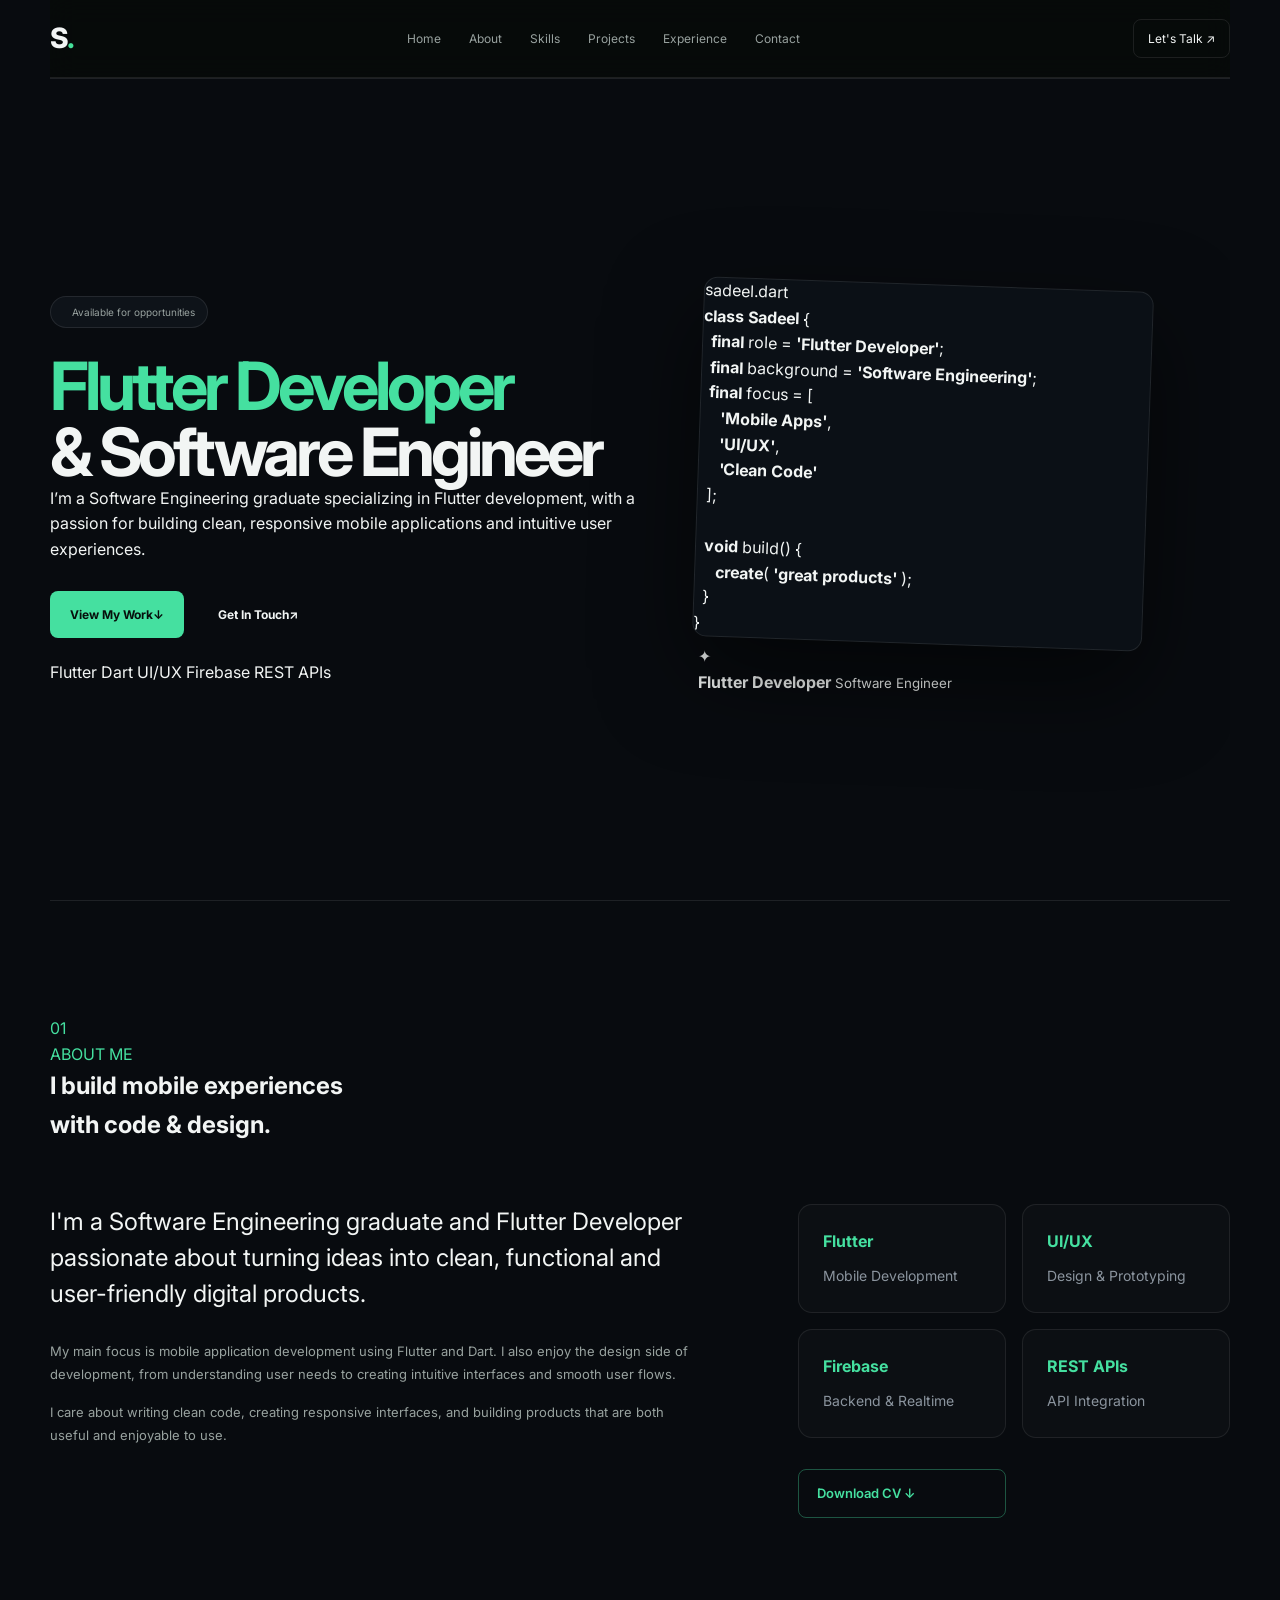
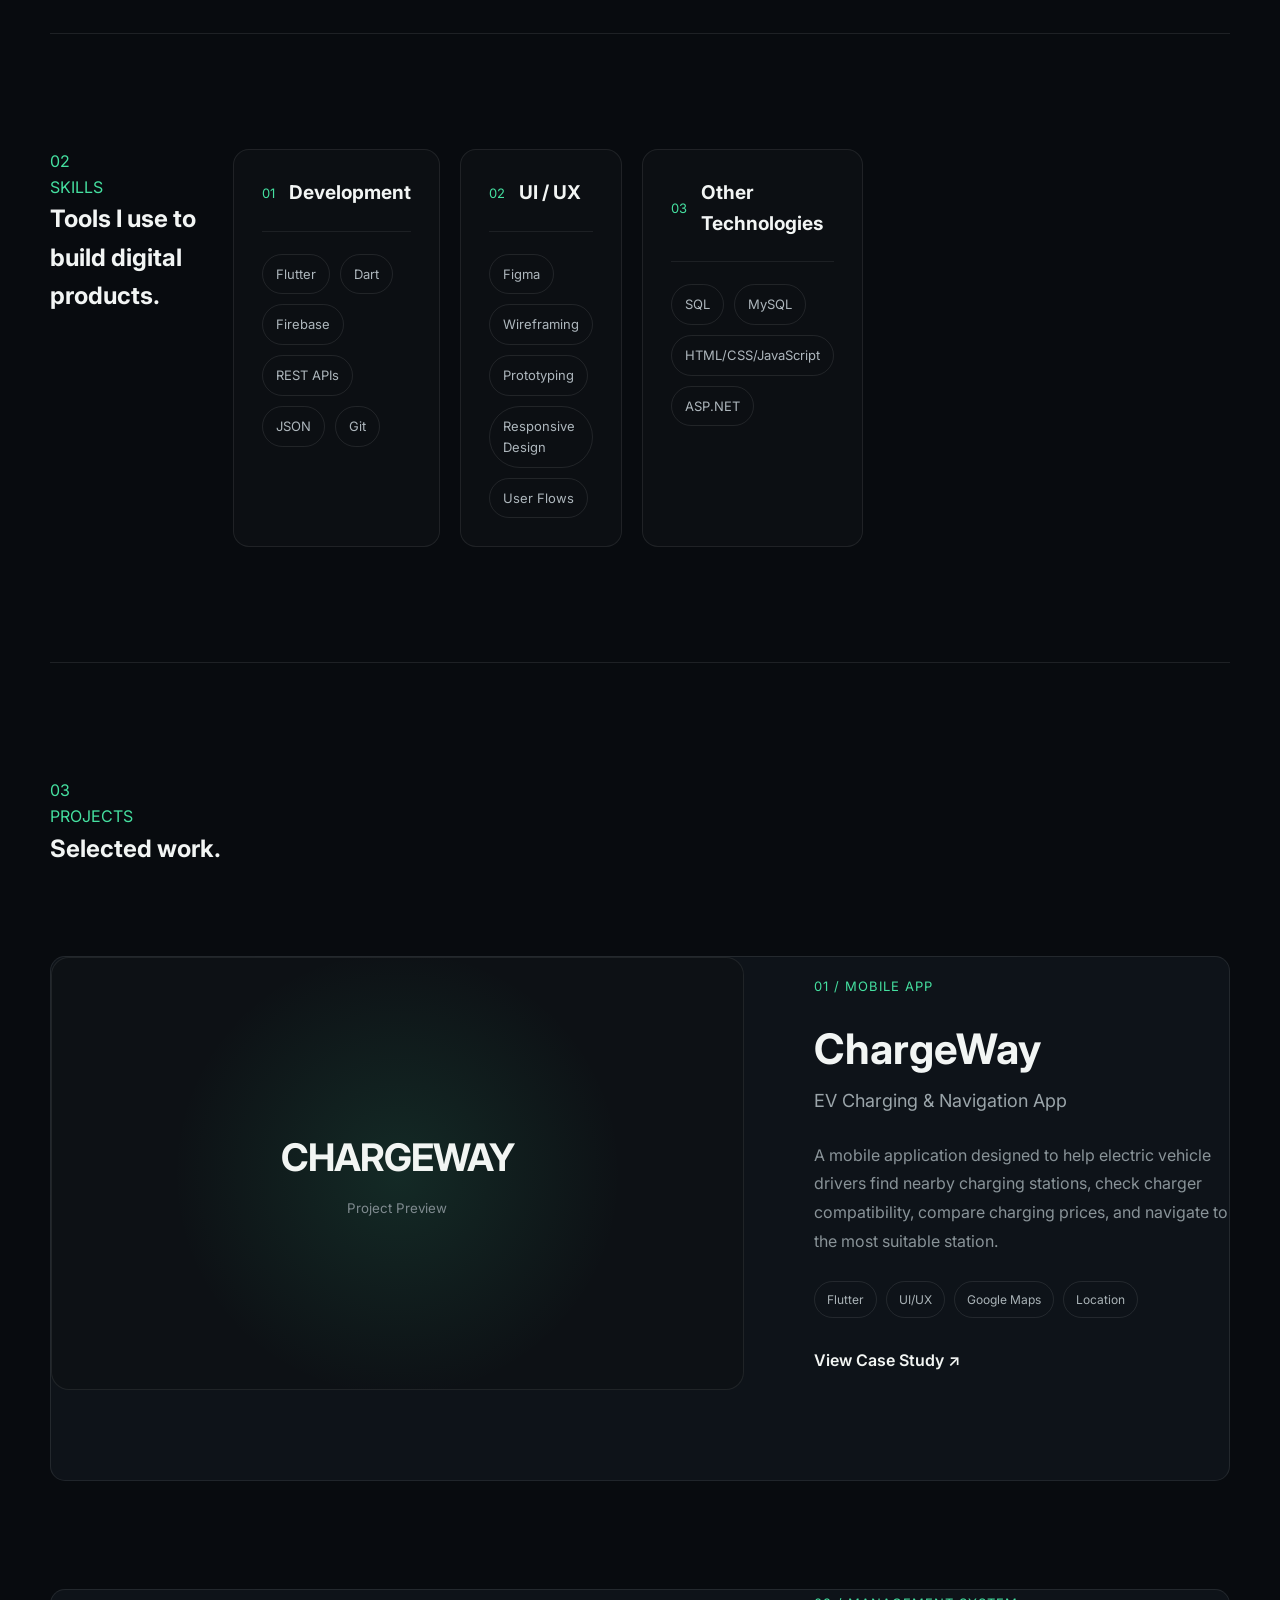
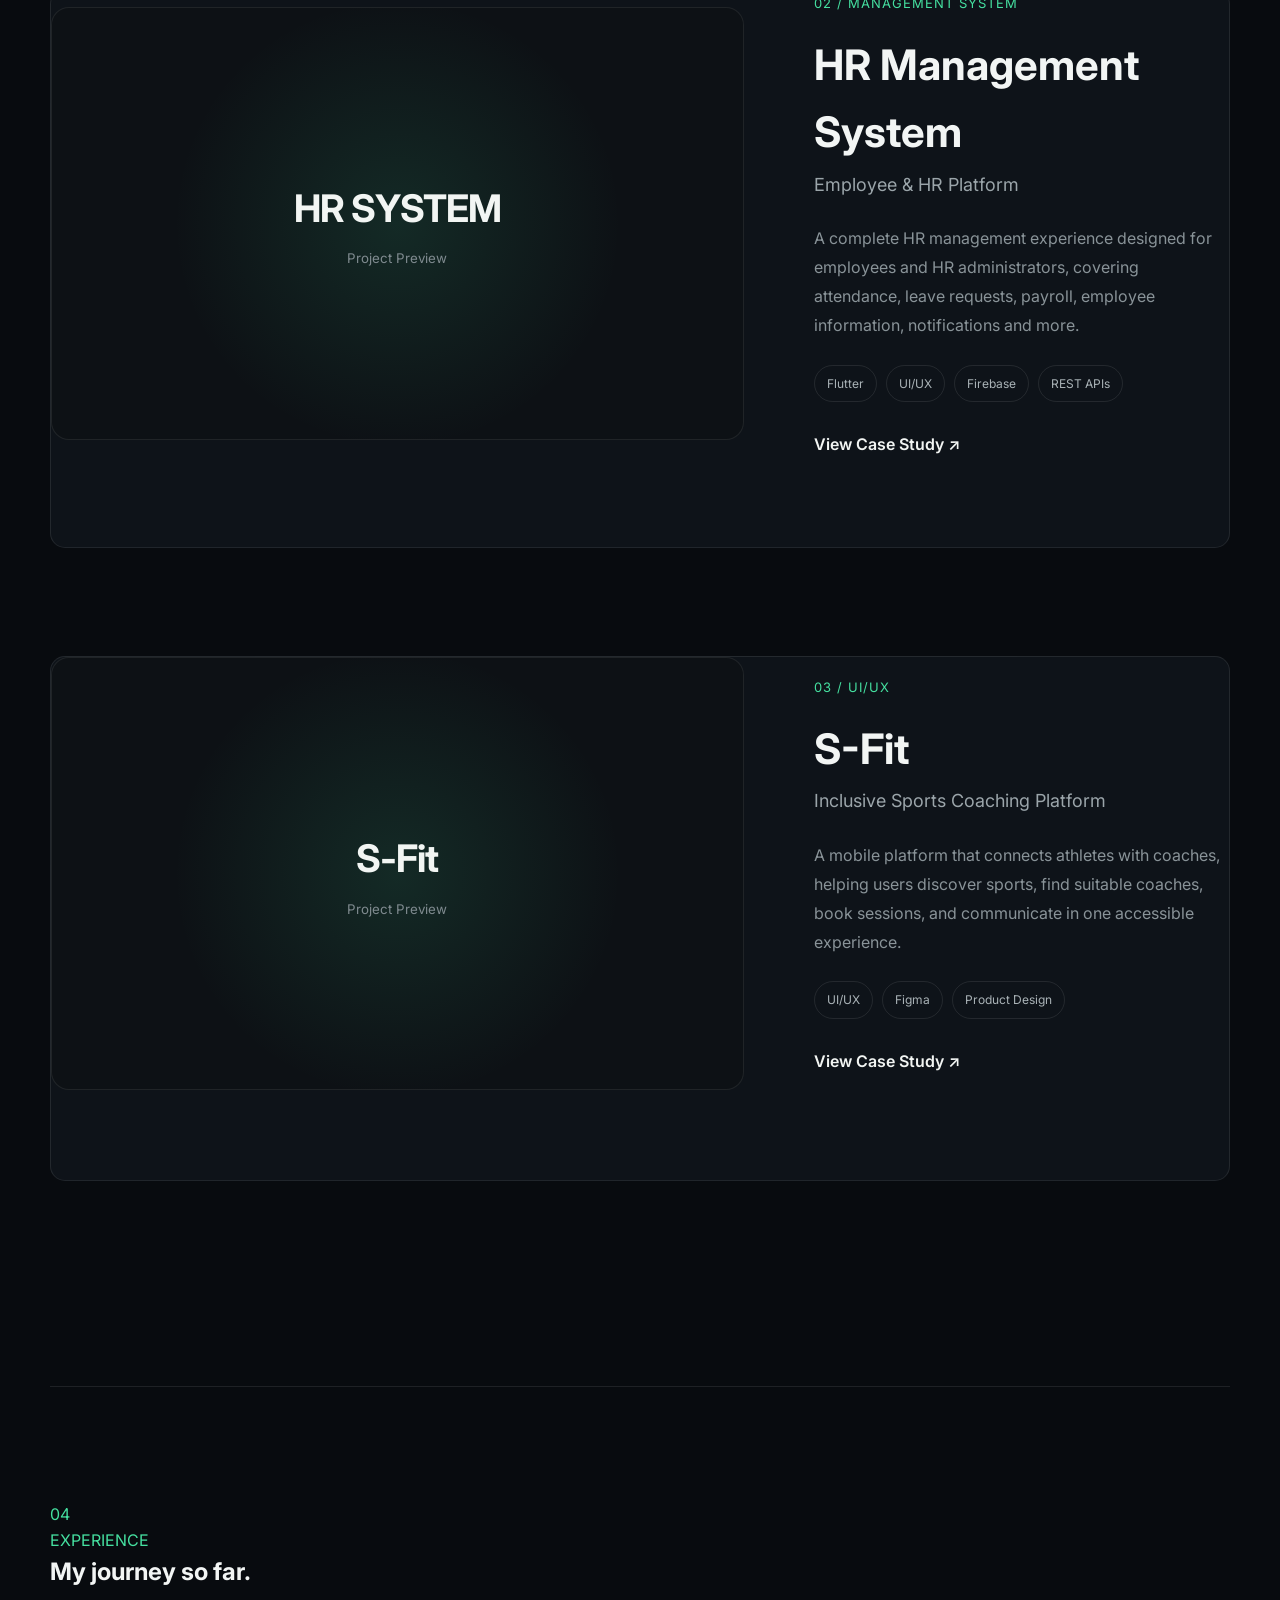
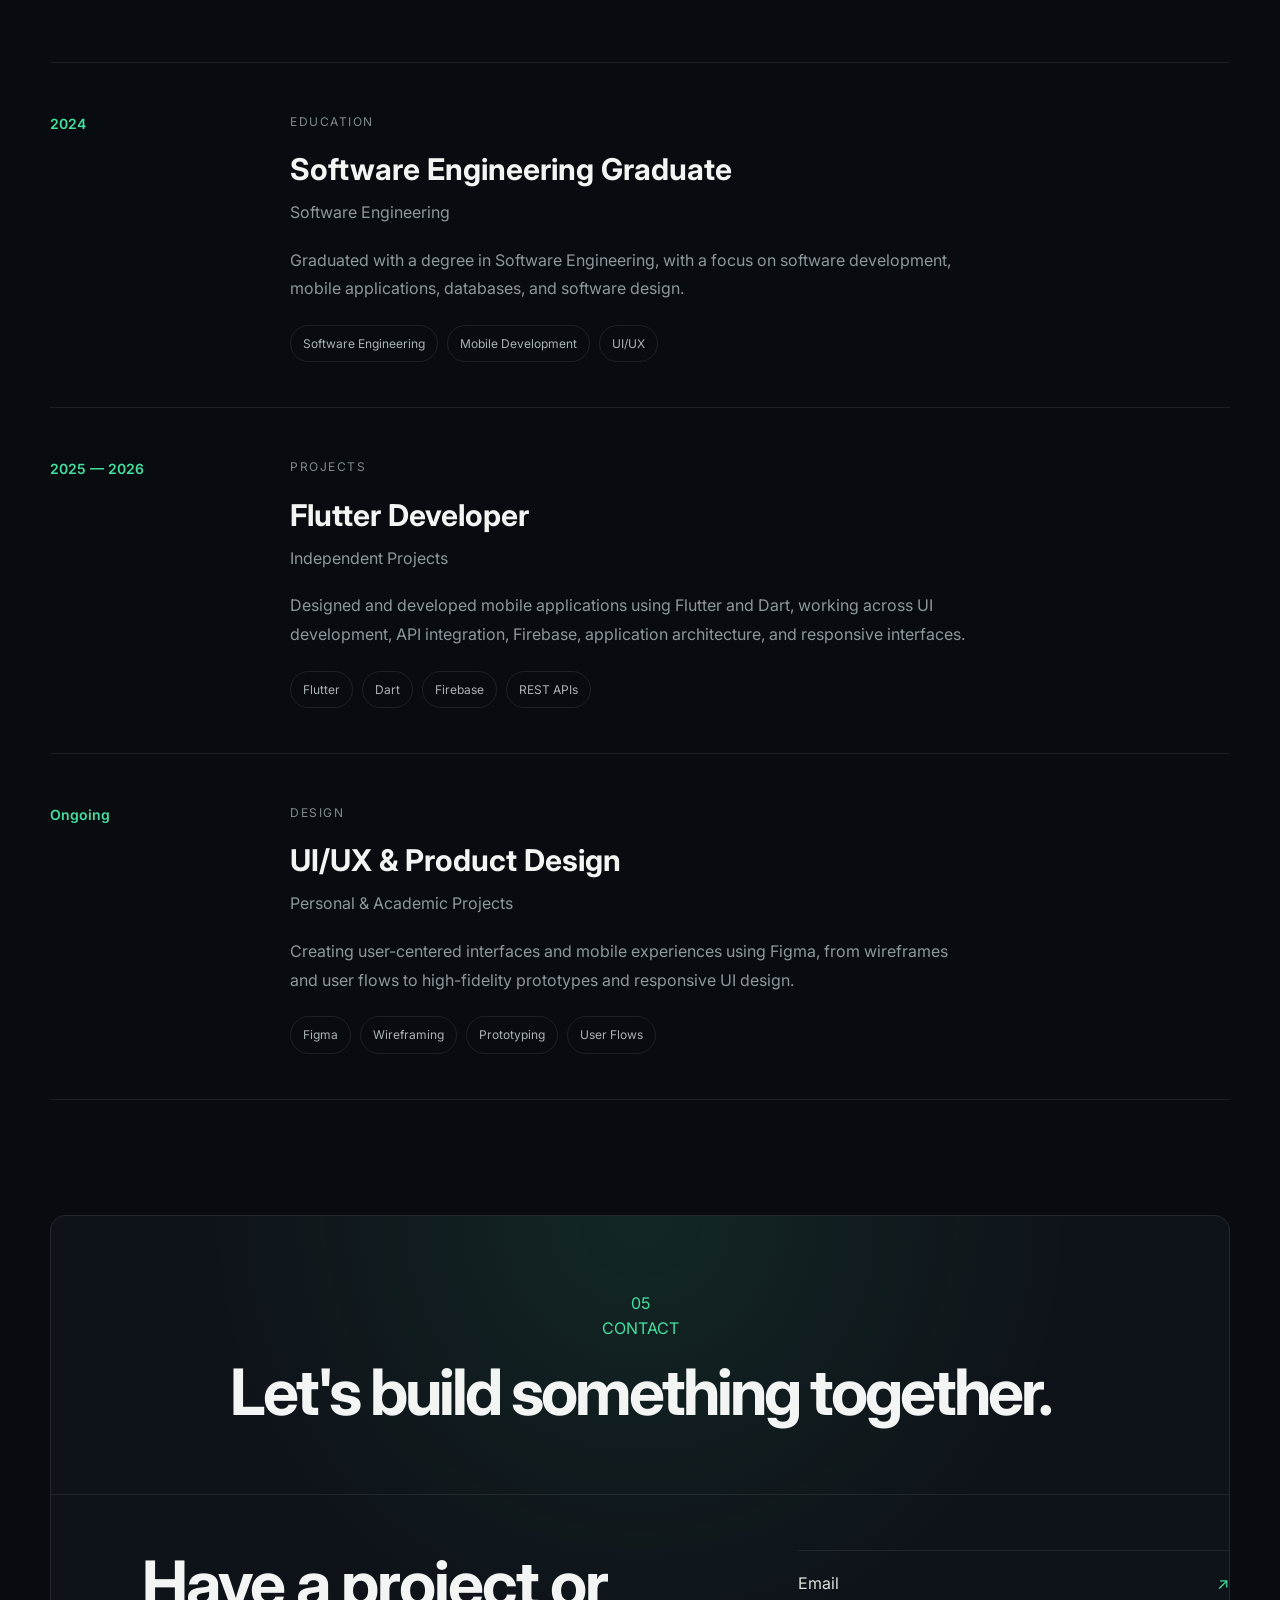
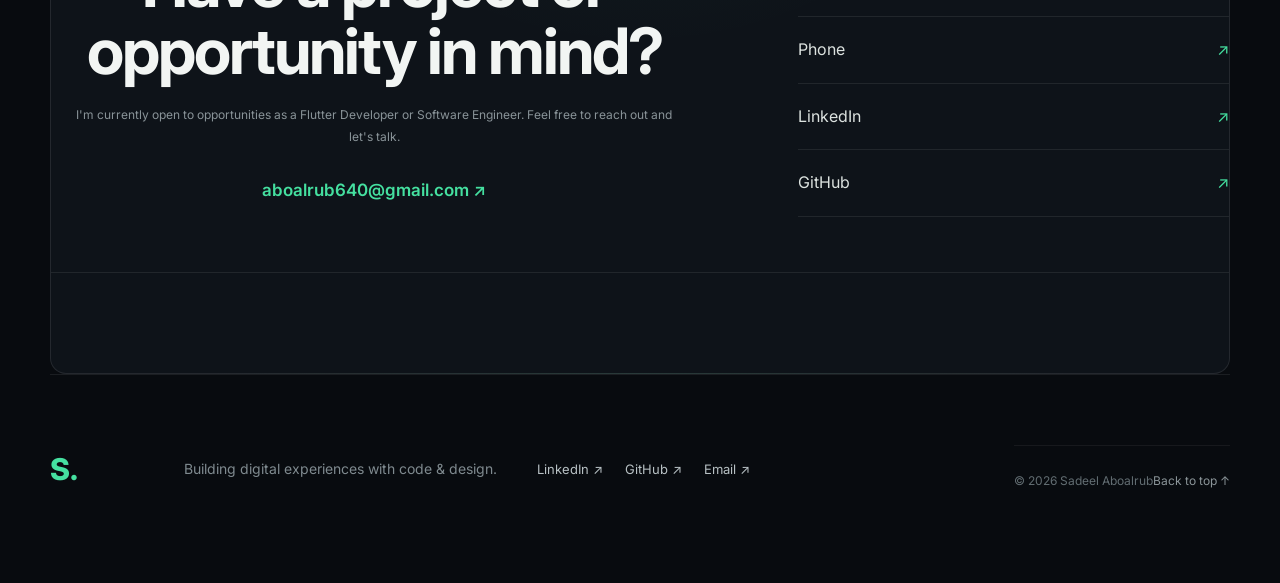
<file: index.html>
<!DOCTYPE html>
<html lang="en">

<head>
  <meta charset="UTF-8">
  <meta name="viewport" content="width=device-width, initial-scale=1.0">
  <meta name="description" content="Sadeel — Software Engineer, Flutter Developer and UI/UX Designer">
  <title>Sadeel | Software Engineer & Flutter Developer</title>
  <link rel="preconnect" href="https://fonts.googleapis.com">
  <link rel="preconnect" href="https://fonts.gstatic.com" crossorigin>
  <link href="https://fonts.googleapis.com/css2?family=Inter:wght@400;500;600;700;800&display=swap" rel="stylesheet">
  <link rel="stylesheet" href="style.css">
</head>

<body>
  <header class="navbar">
    <a href="#home" class="logo">S<span>.</span></a>
    <nav>
      <a href="#home">Home</a>
      <a href="#about">About</a><a href="#skills">Skills</a>
      <a href="#projects">Projects</a>
      <a href="#experience">Experience</a>
      <a href="#contact">Contact</a>
    </nav>
    <a href="#contact" class="nav-btn">Let's Talk ↗</a>
  </header>

  <main>
    <section id="home" class="hero section">
      <div class="hero-content">

        <div class="eyebrow">
          <span class="status-dot"></span>
          Available for opportunities
        </div>

        <h1>
          <span>Flutter Developer</span><br>
          & Software Engineer
        </h1>

        <p class="hero-text">
          I’m a Software Engineering graduate specializing in Flutter development,
          with a passion for building clean, responsive mobile applications
          and intuitive user experiences.
        </p>
        <div>

        </div>
        <div class="hero-actions">
          <a href="#projects" class="btn btn-primary">
            View My Work <span>↓</span>
          </a>

          <a href="#contact" class="btn btn-secondary">
            Get In Touch <span>↗</span>
          </a>
        </div>

        <div class="hero-stack">
          <span>Flutter</span>
          <span>Dart</span>
          <span>UI/UX</span>
          <span>Firebase</span>
          <span>REST APIs</span>
        </div>

      </div>

      <div class="hero-visual">

        <div class="visual-glow"></div>

        <div class="code-card">

          <div class="window-bar">
            <i></i>
            <i></i>
            <i></i>
            <span>sadeel.dart</span>
          </div>

          <div class="code-body">
            <p><b class="purple">class</b> <b class="blue">Sadeel</b> {</p>

            <p>
              &nbsp;&nbsp;<b class="purple">final</b>
              role =
              <b class="green">'Flutter Developer'</b>;
            </p>

            <p>
              &nbsp;&nbsp;<b class="purple">final</b>
              background =
              <b class="green">'Software Engineering'</b>;
            </p>

            <p>&nbsp;&nbsp;<b class="purple">final</b> focus = [</p>

            <p>
              &nbsp;&nbsp;&nbsp;&nbsp;
              <b class="green">'Mobile Apps'</b>,
            </p>

            <p>
              &nbsp;&nbsp;&nbsp;&nbsp;
              <b class="green">'UI/UX'</b>,
            </p>

            <p>
              &nbsp;&nbsp;&nbsp;&nbsp;
              <b class="green">'Clean Code'</b>
            </p>

            <p>&nbsp;&nbsp;];</p>

            <p>&nbsp;</p>

            <p>&nbsp;&nbsp;<b class="purple">void</b> build() {</p>

            <p>
              &nbsp;&nbsp;&nbsp;&nbsp;
              <b class="blue">create</b>(
              <b class="green">'great products'</b>
              );
            </p>

            <p>&nbsp;&nbsp;}</p>

            <p>}</p>
          </div>

        </div>

        <div class="floating-card">
          <span class="mini-icon">✦</span>

          <div>
            <strong>Flutter Developer</strong>
            <small>Software Engineer</small>
          </div>
        </div>

      </div>
    </section>

    <!-- ABOUT -->
    <section id="about" class="section about">
      <div class="section-heading">
        <span class="section-number">01</span>

        <div>
          <span class="label">ABOUT ME</span>
          <h2>I build mobile experiences<br>with code & design.</h2>
        </div>
      </div>

      <div class="about-grid">

        <div class="about-copy">
          <p class="lead">
            I'm a Software Engineering graduate and Flutter Developer
            passionate about turning ideas into clean, functional and
            user-friendly digital products.
          </p>

          <p>
            My main focus is mobile application development using Flutter
            and Dart. I also enjoy the design side of development, from
            understanding user needs to creating intuitive interfaces
            and smooth user flows.
          </p>

          <p>
            I care about writing clean code, creating responsive interfaces,
            and building products that are both useful and enjoyable to use.
          </p>
        </div>

        <div class="about-stats">

          <div class="stat">
            <strong>Flutter</strong>
            <span>Mobile Development</span>
          </div>

          <div class="stat">
            <strong>UI/UX</strong>
            <span>Design & Prototyping</span>
          </div>

          <div class="stat">
            <strong>Firebase</strong>
            <span>Backend & Realtime</span>
          </div>

          <div class="stat">
            <strong>REST APIs</strong>
            <span>API Integration</span>
          </div>
          <a href="assets/CV.pdf" download class="cv-button">
            Download CV ↓
          </a>
        </div>

      </div>
    </section>

    <!-- SKILLS -->
    <section id="skills" class="section skills">

      <div class="section-heading">
        <span class="section-number">02</span>

        <div>
          <span class="label">SKILLS</span>
          <h2>Tools I use to<br>build digital products.</h2>
        </div>
      </div>

      <div class="skills-grid">

        <!-- DEVELOPMENT -->
        <div class="skill-group">
          <div class="skill-group-header">
            <span>01</span>
            <h3>Development</h3>
          </div>

          <div class="skill-list">
            <span>Flutter</span>
            <span>Dart</span>
            <span>Firebase</span>
            <span>REST APIs</span>
            <span>JSON</span>
            <span>Git</span>
          </div>
        </div>

        <!-- UI / UX -->
        <div class="skill-group">
          <div class="skill-group-header">
            <span>02</span>
            <h3>UI / UX</h3>
          </div>

          <div class="skill-list">
            <span>Figma</span>
            <span>Wireframing</span>
            <span>Prototyping</span>
            <span>Responsive Design</span>
            <span>User Flows</span>
          </div>
        </div>

        <!-- OTHER -->
        <div class="skill-group">
          <div class="skill-group-header">
            <span>03</span>
            <h3>Other Technologies</h3>
          </div>

          <div class="skill-list">
            <span>SQL</span>
            <span>MySQL</span>
            <span>HTML/CSS/JavaScript</span>
            <span>ASP.NET</span>
          </div>
        </div>

      </div>

    </section>

    <section id="projects" class="section projects">

      <div class="section-heading">
        <span class="section-number">03</span>

        <div>
          <span class="label">PROJECTS</span>
          <h2>Selected work.</h2>
        </div>
      </div>

      <article class="project featured-project">

        <div class="project-image">
          <div class="project-placeholder">
            <span>CHARGEWAY</span>
            <small>Project Preview</small>
          </div>
        </div>

        <div class="project-info">

          <span class="project-number">01 / MOBILE APP</span>

          <h3>ChargeWay</h3>

          <h4>EV Charging & Navigation App</h4>

          <p>
            A mobile application designed to help electric vehicle
            drivers find nearby charging stations, check charger
            compatibility, compare charging prices, and navigate
            to the most suitable station.
          </p>

          <div class="project-tags">
            <span>Flutter</span>
            <span>UI/UX</span>
            <span>Google Maps</span>
            <span>Location</span>
          </div>

          <a href="chargeway.html" class="project-link">
            View Case Study ↗
          </a>

        </div>

      </article>


      <article class="project featured-project">

        <div class="project-image">
          <div class="project-placeholder">
            <span>HR SYSTEM</span>
            <small>Project Preview</small>
          </div>
        </div>

        <div class="project-info">

          <span class="project-number">02 / MANAGEMENT SYSTEM</span>

          <h3>HR Management System</h3>

          <h4>Employee & HR Platform</h4>

          <p>
            A complete HR management experience designed for employees
            and HR administrators, covering attendance, leave requests,
            payroll, employee information, notifications and more.
          </p>

          <div class="project-tags">
            <span>Flutter</span>
            <span>UI/UX</span>
            <span>Firebase</span>
            <span>REST APIs</span>
          </div>

          <a href="hr-system.html" class="project-link">
            View Case Study ↗
          </a>

        </div>

      </article>


      <!-- PROJECT 03 -->
      <article class="project featured-project">

        <div class="project-image">
          <div class="project-placeholder">
            <span>S-Fit</span>
            <small>Project Preview</small>
          </div>
        </div>

        <div class="project-info">

          <span class="project-number">03 / UI/UX</span>

          <h3>S-Fit</h3>

          <h4>Inclusive Sports Coaching Platform</h4>

          <p>
            A mobile platform that connects athletes with coaches,
            helping users discover sports, find suitable coaches,
            book sessions, and communicate in one accessible experience.
          </p>
          <div class="project-tags">
            <span>UI/UX</span>
            <span>Figma</span>
            <span>Product Design</span>
          </div>

          <a href="sfit.html" class="project-link">
            View Case Study ↗
          </a>

        </div>

      </article>

    </section>

    <!-- EXPERIENCE -->
    <section id="experience" class="section experience">

      <div class="section-heading">
        <span class="section-number">04</span>

        <div>
          <span class="label">EXPERIENCE</span>
          <h2>My journey so far.</h2>
        </div>
      </div>

      <div class="experience-list">

        <article class="experience-item">

          <div class="experience-date">
            2024
          </div>

          <div class="experience-content">

            <span class="experience-type">
              EDUCATION
            </span>

            <h3>Software Engineering Graduate</h3>

            <h4>Software Engineering</h4>

            <p>
              Graduated with a degree in Software Engineering,
              with a focus on software development, mobile applications,
              databases, and software design.
            </p>

            <div class="experience-tags">
              <span>Software Engineering</span>
              <span>Mobile Development</span>
              <span>UI/UX</span>
            </div>

          </div>

        </article>


        <!-- EXPERIENCE 02 -->
        <article class="experience-item">

          <div class="experience-date">
            2025 — 2026
          </div>

          <div class="experience-content">

            <span class="experience-type">
              PROJECTS
            </span>

            <h3>Flutter Developer</h3>

            <h4>Independent Projects</h4>

            <p>
              Designed and developed mobile applications using Flutter
              and Dart, working across UI development, API integration,
              Firebase, application architecture, and responsive interfaces.
            </p>

            <div class="experience-tags">
              <span>Flutter</span>
              <span>Dart</span>
              <span>Firebase</span>
              <span>REST APIs</span>
            </div>

          </div>

        </article>


        <!-- EXPERIENCE 03 -->
        <article class="experience-item">

          <div class="experience-date">
            Ongoing
          </div>

          <div class="experience-content">

            <span class="experience-type">
              DESIGN
            </span>

            <h3>UI/UX & Product Design</h3>

            <h4>Personal & Academic Projects</h4>

            <p>
              Creating user-centered interfaces and mobile experiences
              using Figma, from wireframes and user flows to high-fidelity
              prototypes and responsive UI design.
            </p>

            <div class="experience-tags">
              <span>Figma</span>
              <span>Wireframing</span>
              <span>Prototyping</span>
              <span>User Flows</span>
            </div>

          </div>

        </article>

      </div>

    </section>

    <!-- CONTACT -->
    <section id="contact" class="section contact">

      <div class="section-heading">
        <span class="section-number">05</span>

        <div>
          <span class="label">CONTACT</span>
          <h2>Let's build something together.</h2>
        </div>
      </div>

      <div class="contact-content">

        <div class="contact-intro">

          <h3>
            Have a project or opportunity in mind?
          </h3>

          <p>
            I'm currently open to opportunities as a
            Flutter Developer or Software Engineer.
            Feel free to reach out and let's talk.
          </p>

          <a href="mailto:aboalrub640@gmail.com" class="contact-email">
            aboalrub640@gmail.com ↗
          </a>

        </div>


        <div class="contact-links">

          <a href="mailto:aboalrub640@gmail.com" class="contact-link">
            <span>Email</span>
            <span>↗</span>
          </a>

          <a href="tel:+962797014481" class="contact-link">
            <span>Phone</span>
            <span>↗</span>
          </a>

          <a href="https://www.linkedin.com/in/sadeel-aboalrub-88b083426" target="_blank" rel="noopener noreferrer"
            class="contact-link">
            <span>LinkedIn</span>
            <span>↗</span>
          </a>

          <a href="https://github.com/SadeelAboalrub" target="_blank" rel="noopener noreferrer" class="contact-link">
            <span>GitHub</span>
            <span>↗</span>
          </a>

        </div>

      </div>

    </section>
  </main>
  <!-- FOOTER -->
  <footer class="footer">

    <div class="footer-top">

      <a href="#home" class="footer-logo">
        S.
      </a>

      <p>
        Building digital experiences with code & design.
      </p>

      <div class="footer-socials">

        <a href="https://www.linkedin.com/in/sadeel-aboalrub-88b083426" target="_blank" rel="noopener noreferrer">
          LinkedIn ↗
        </a>

        <a href="https://github.com/SadeelAboalrub" target="_blank" rel="noopener noreferrer">
          GitHub ↗
        </a>

        <a href="mailto:aboalrub640@gmail.com">
          Email ↗
        </a>

      </div>

    </div>

    <div class="footer-bottom">

      <span>
        © 2026 Sadeel Aboalrub
      </span>

      <a href="#home">
        Back to top ↑
      </a>

    </div>

  </footer>
</body>

</html>
</file>
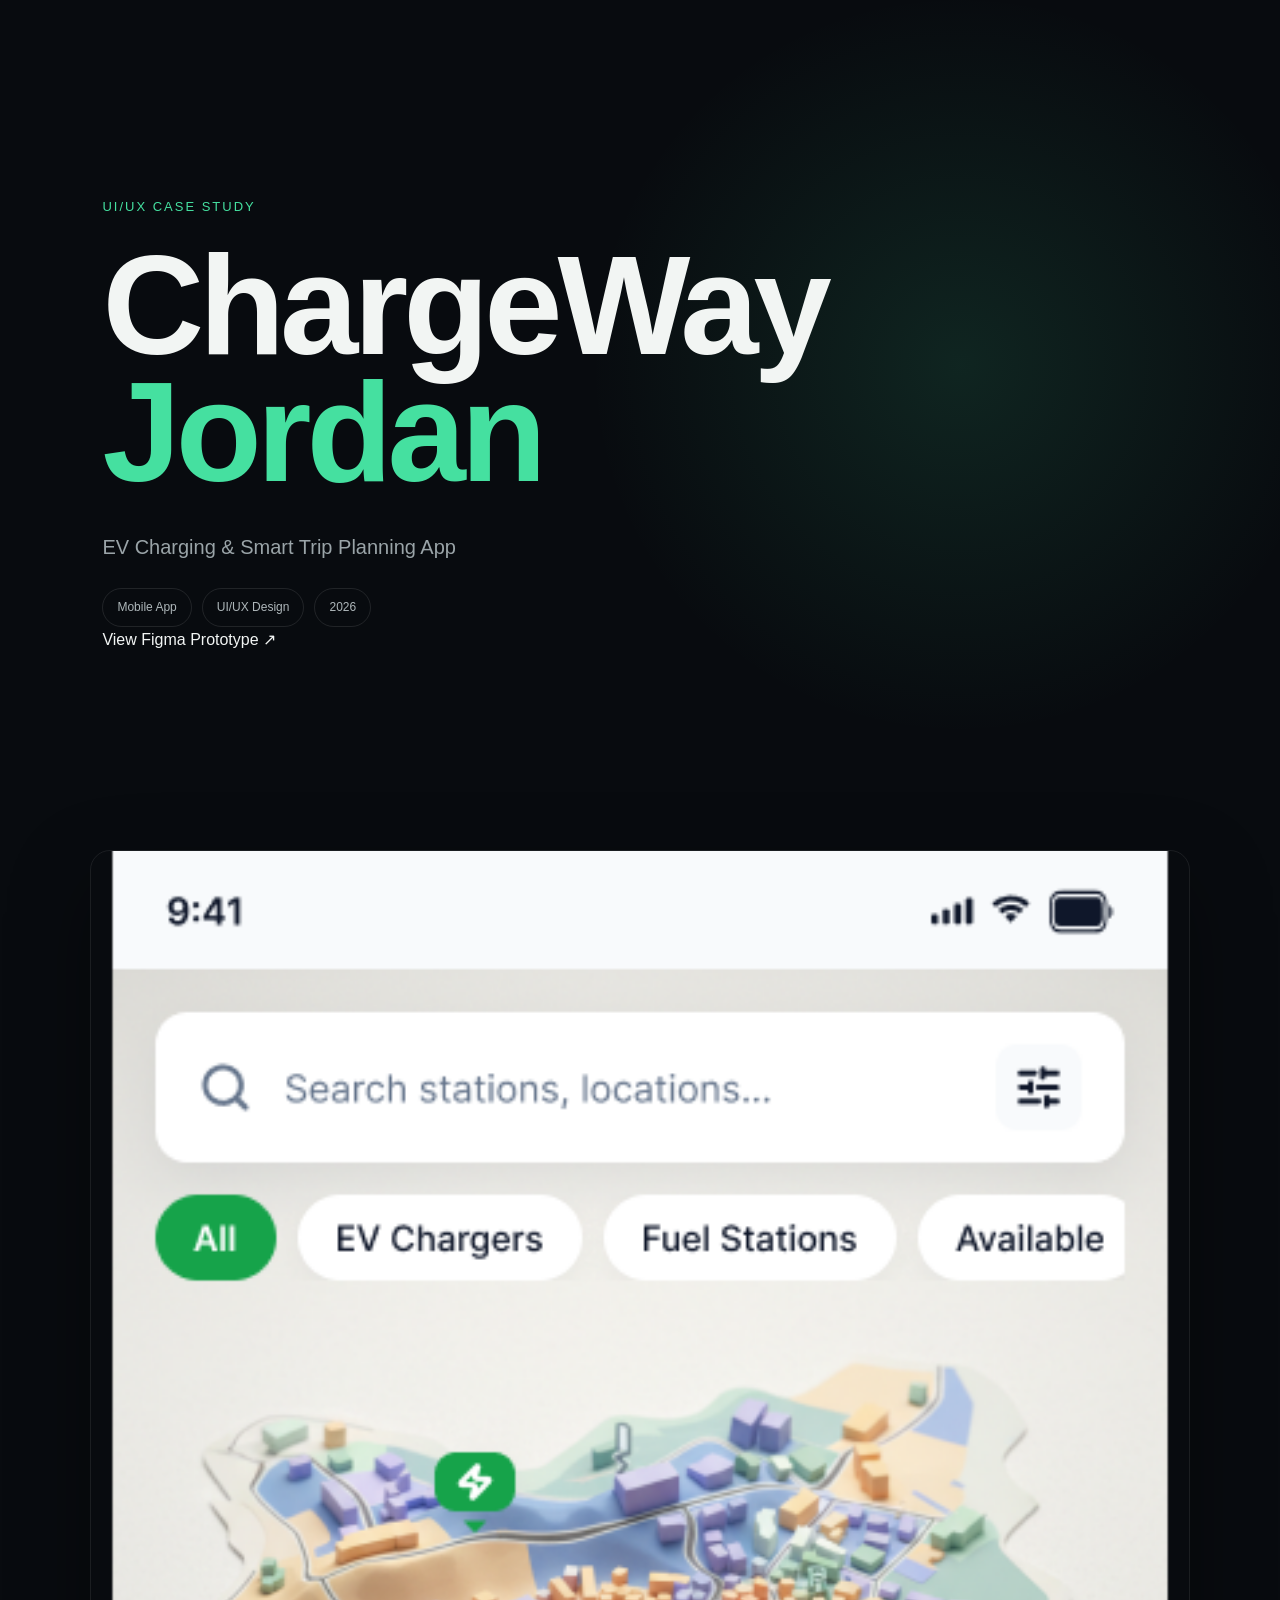
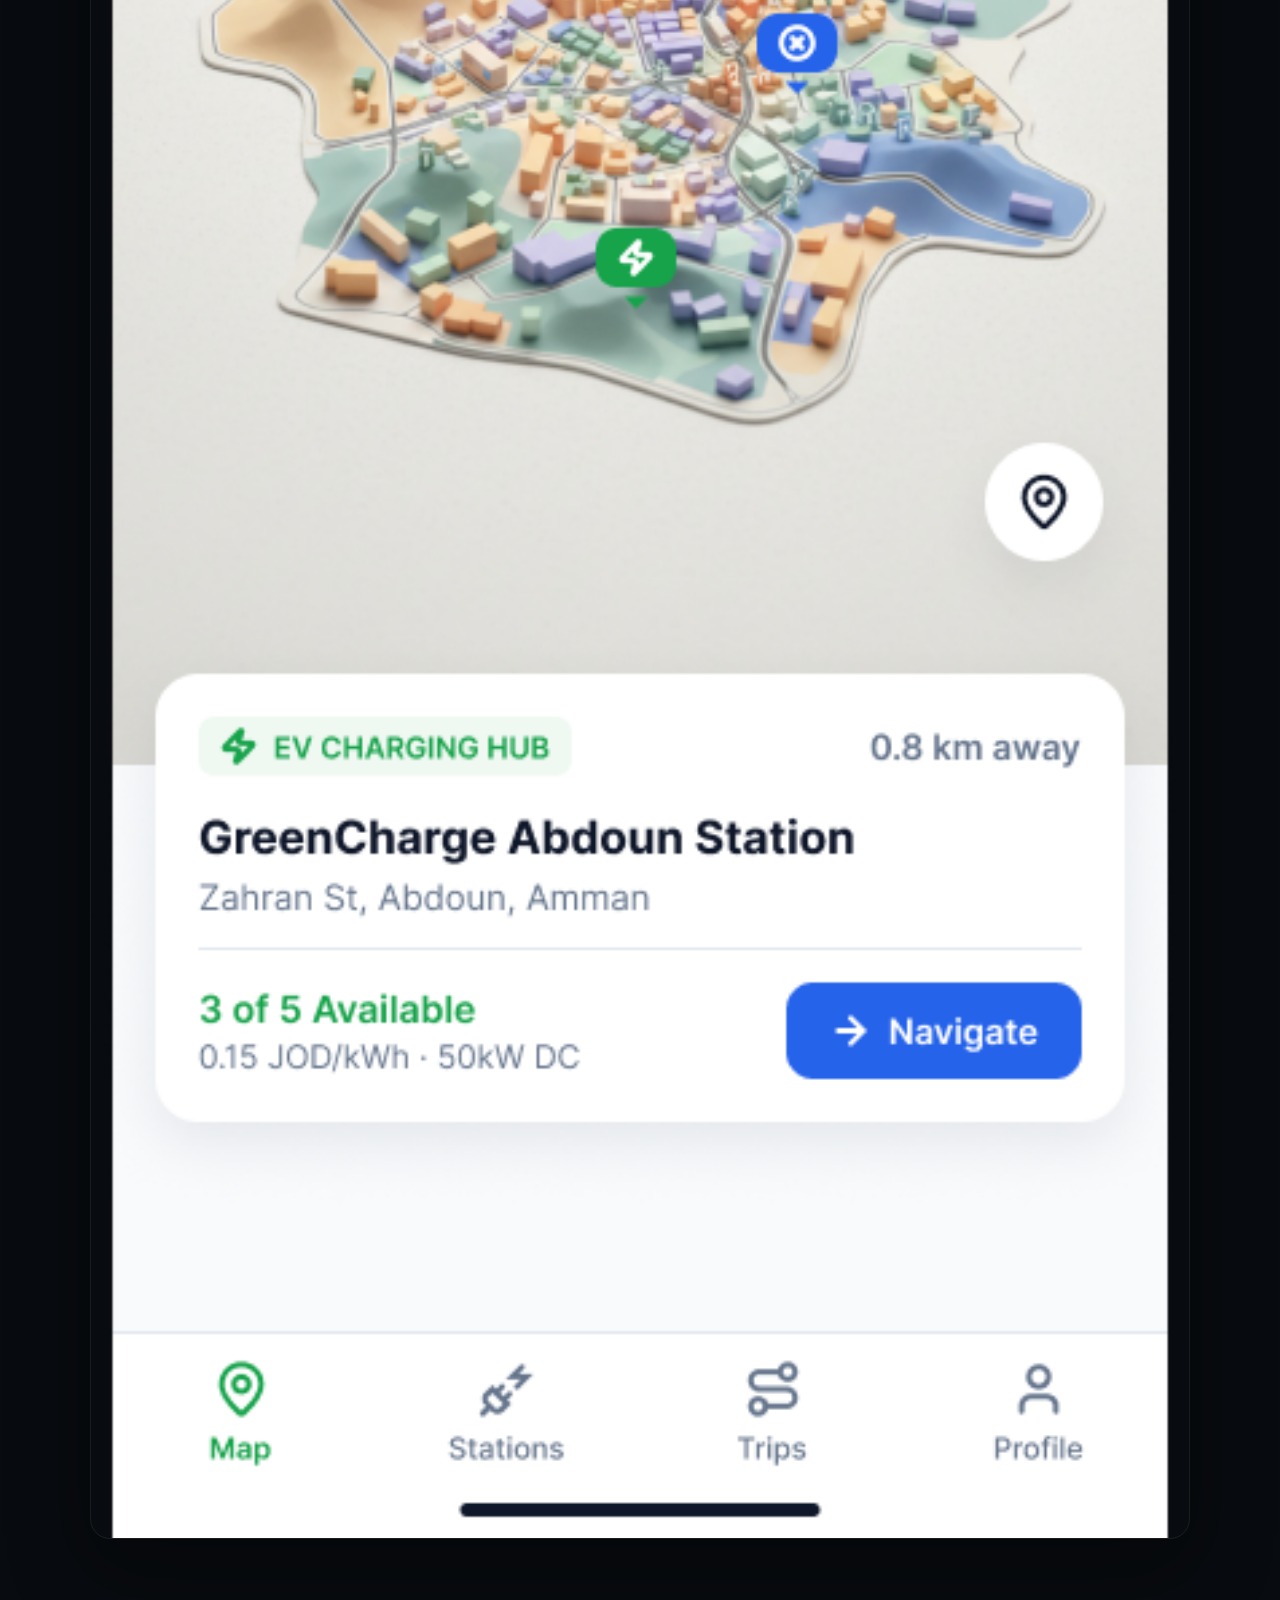
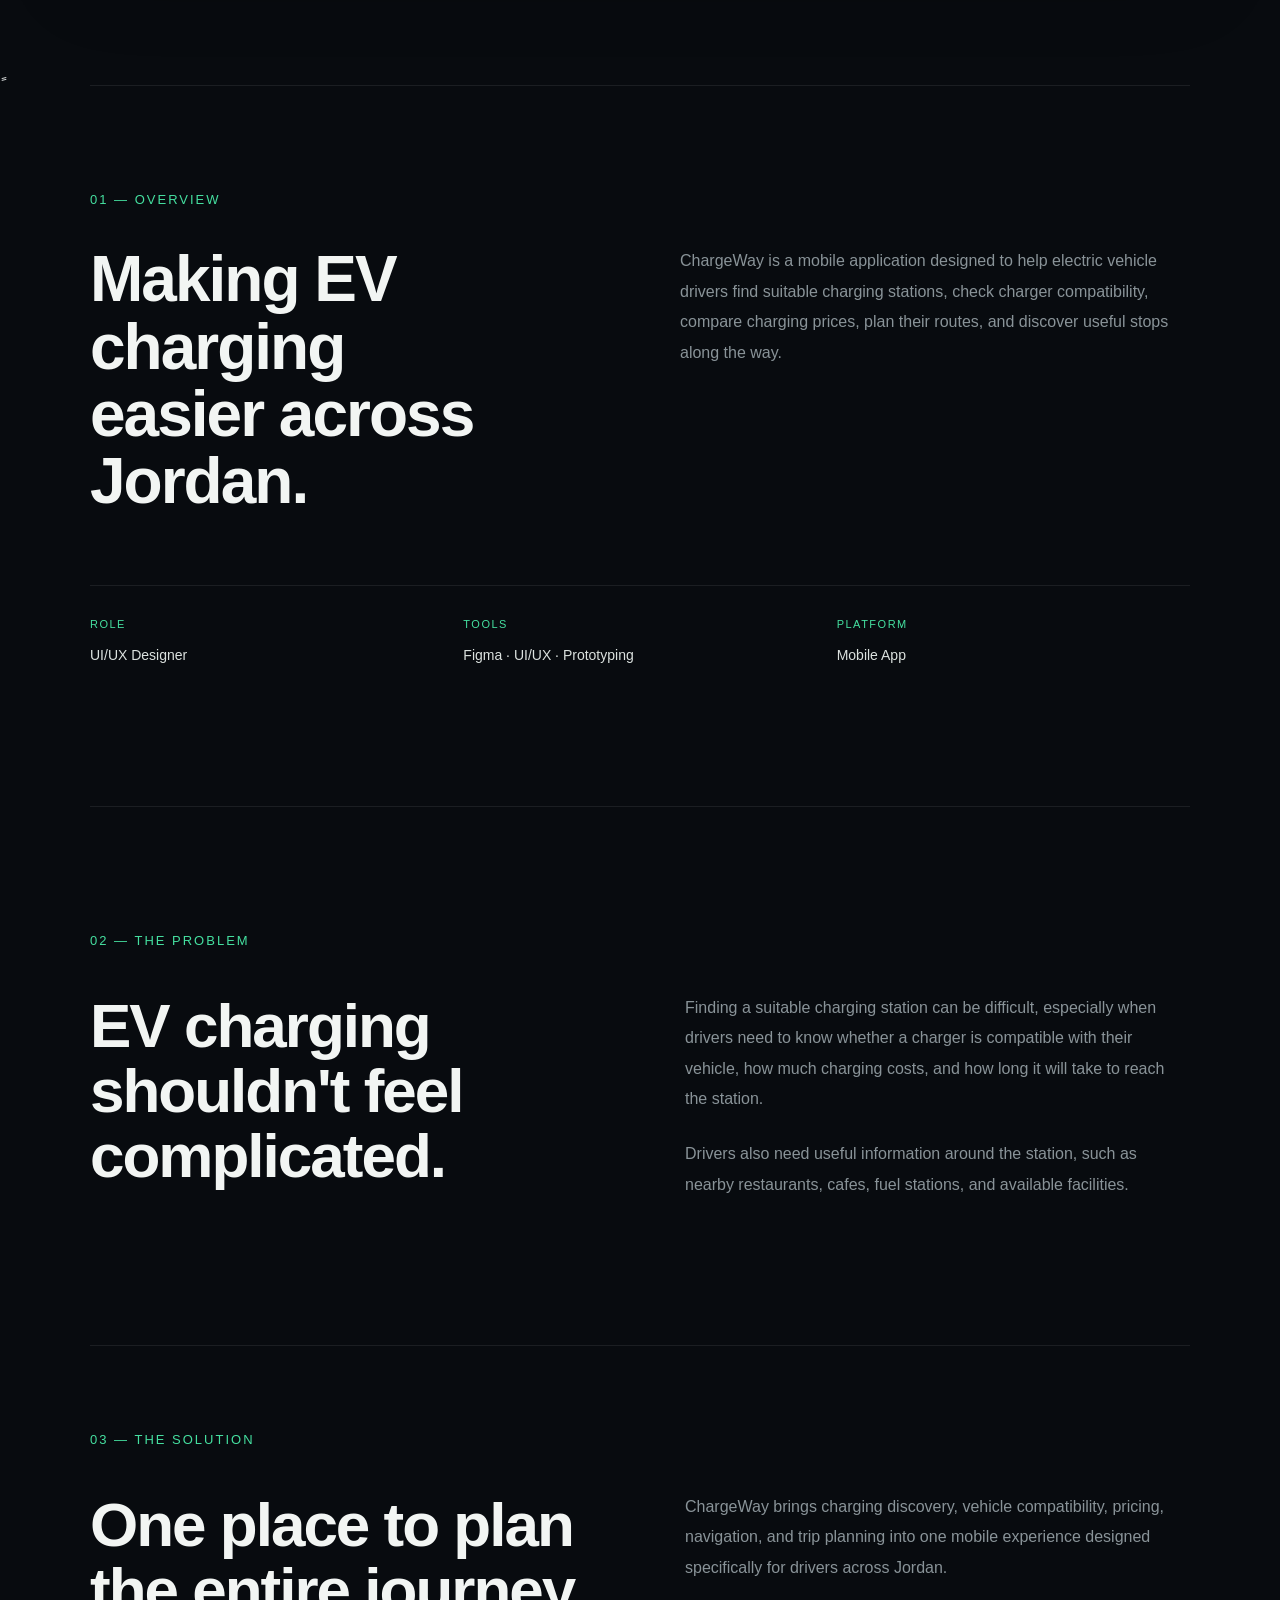
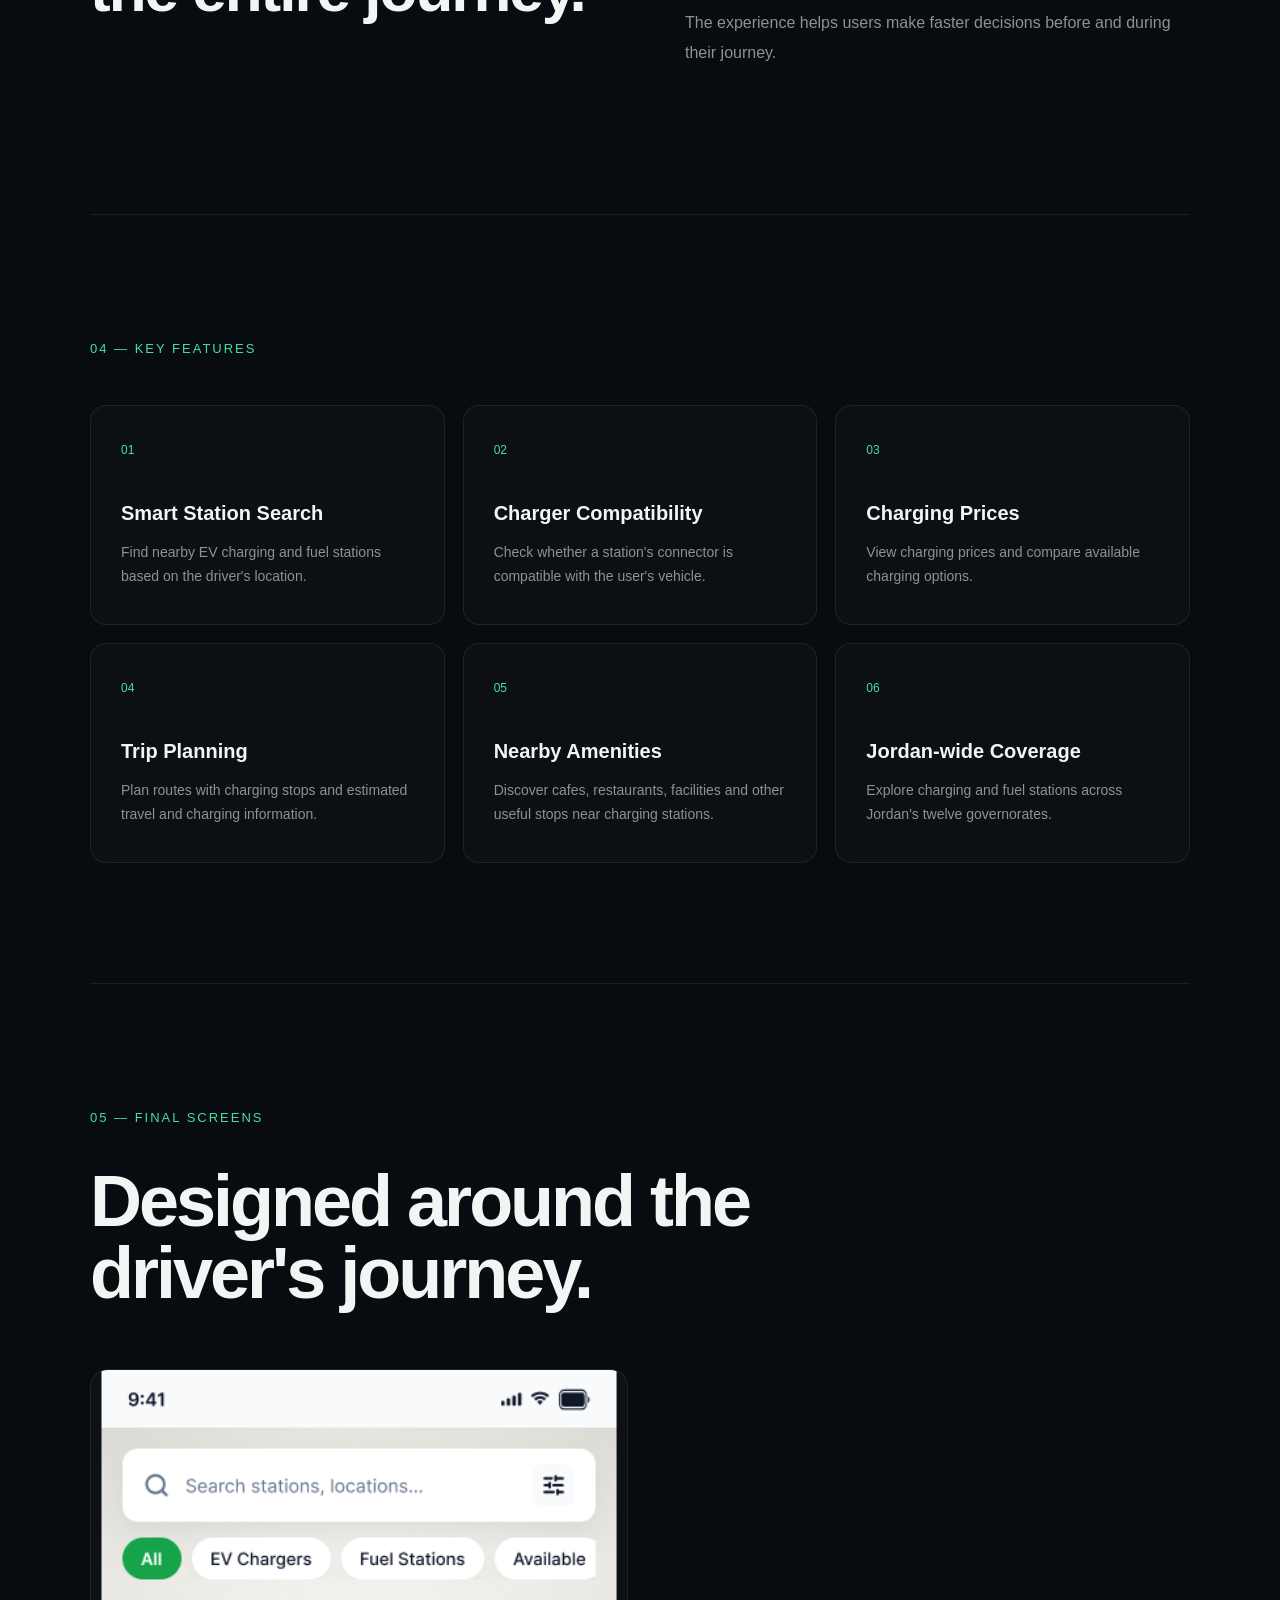
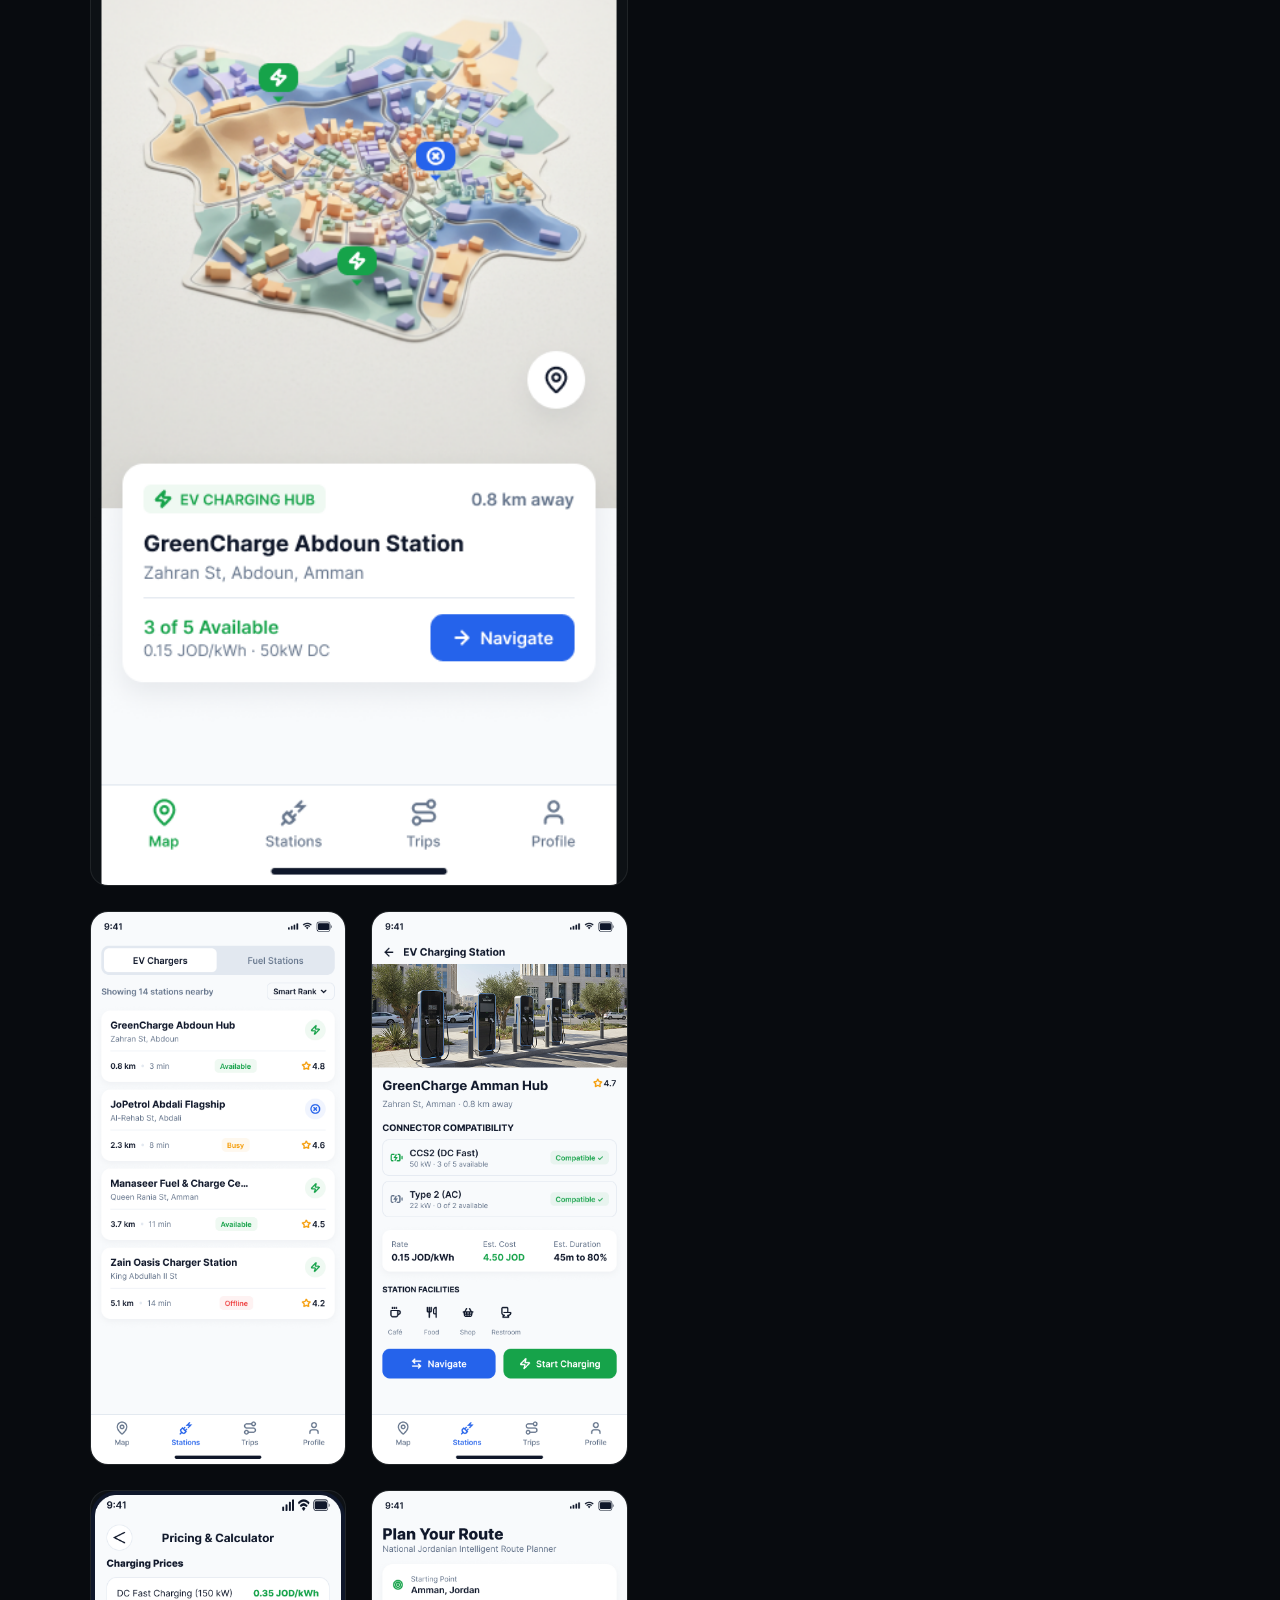
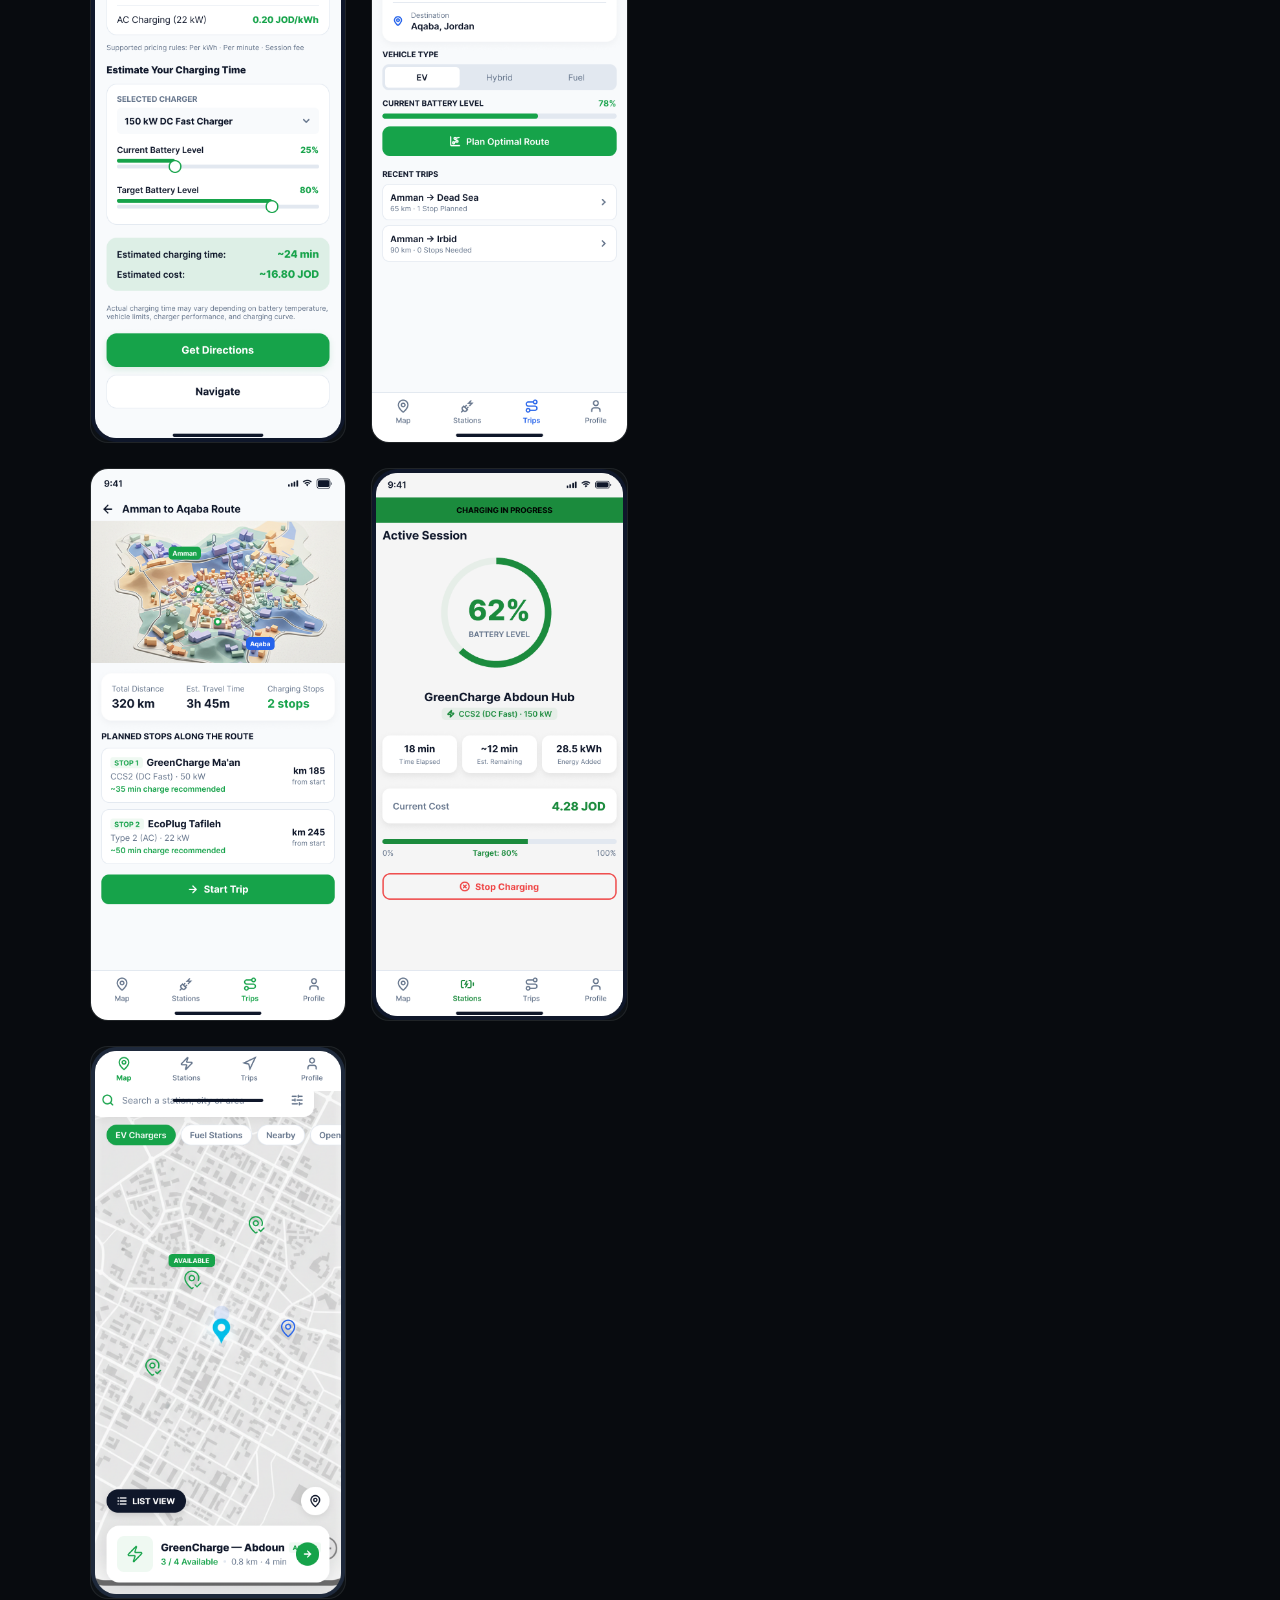
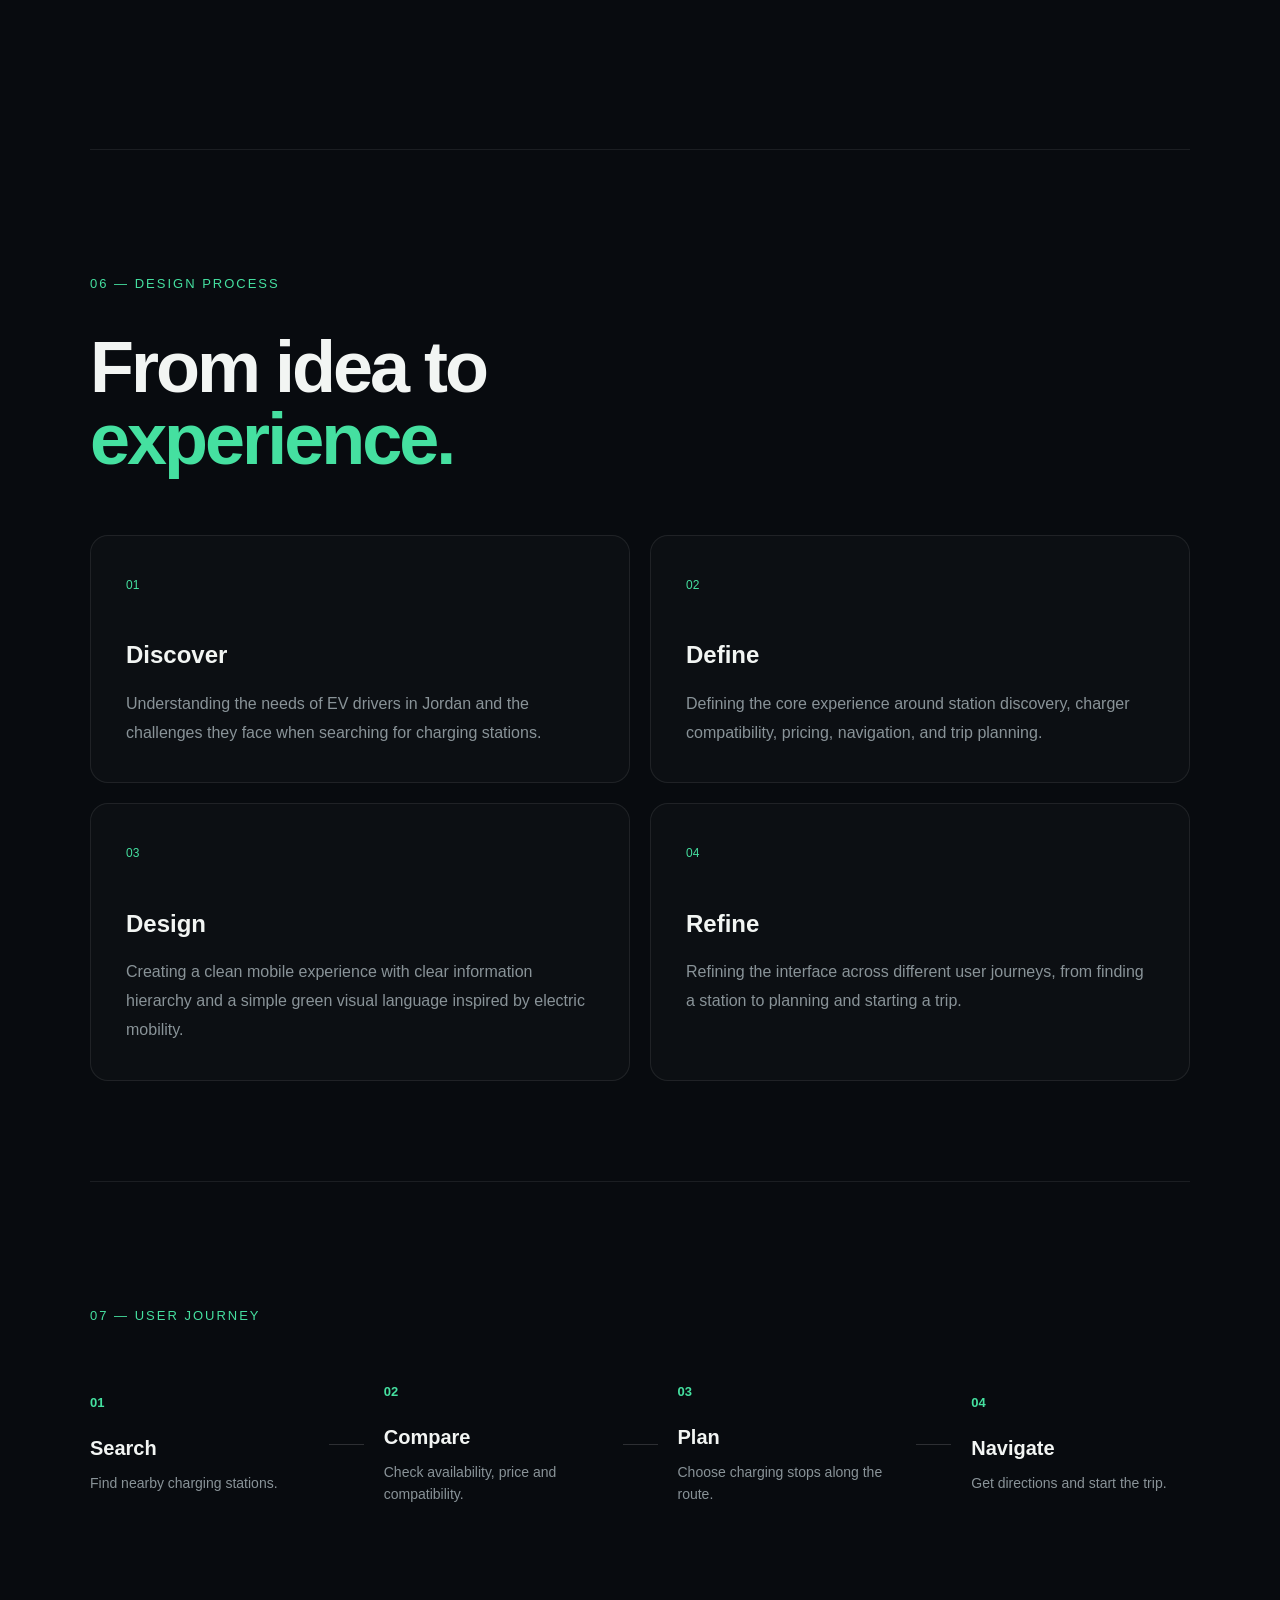
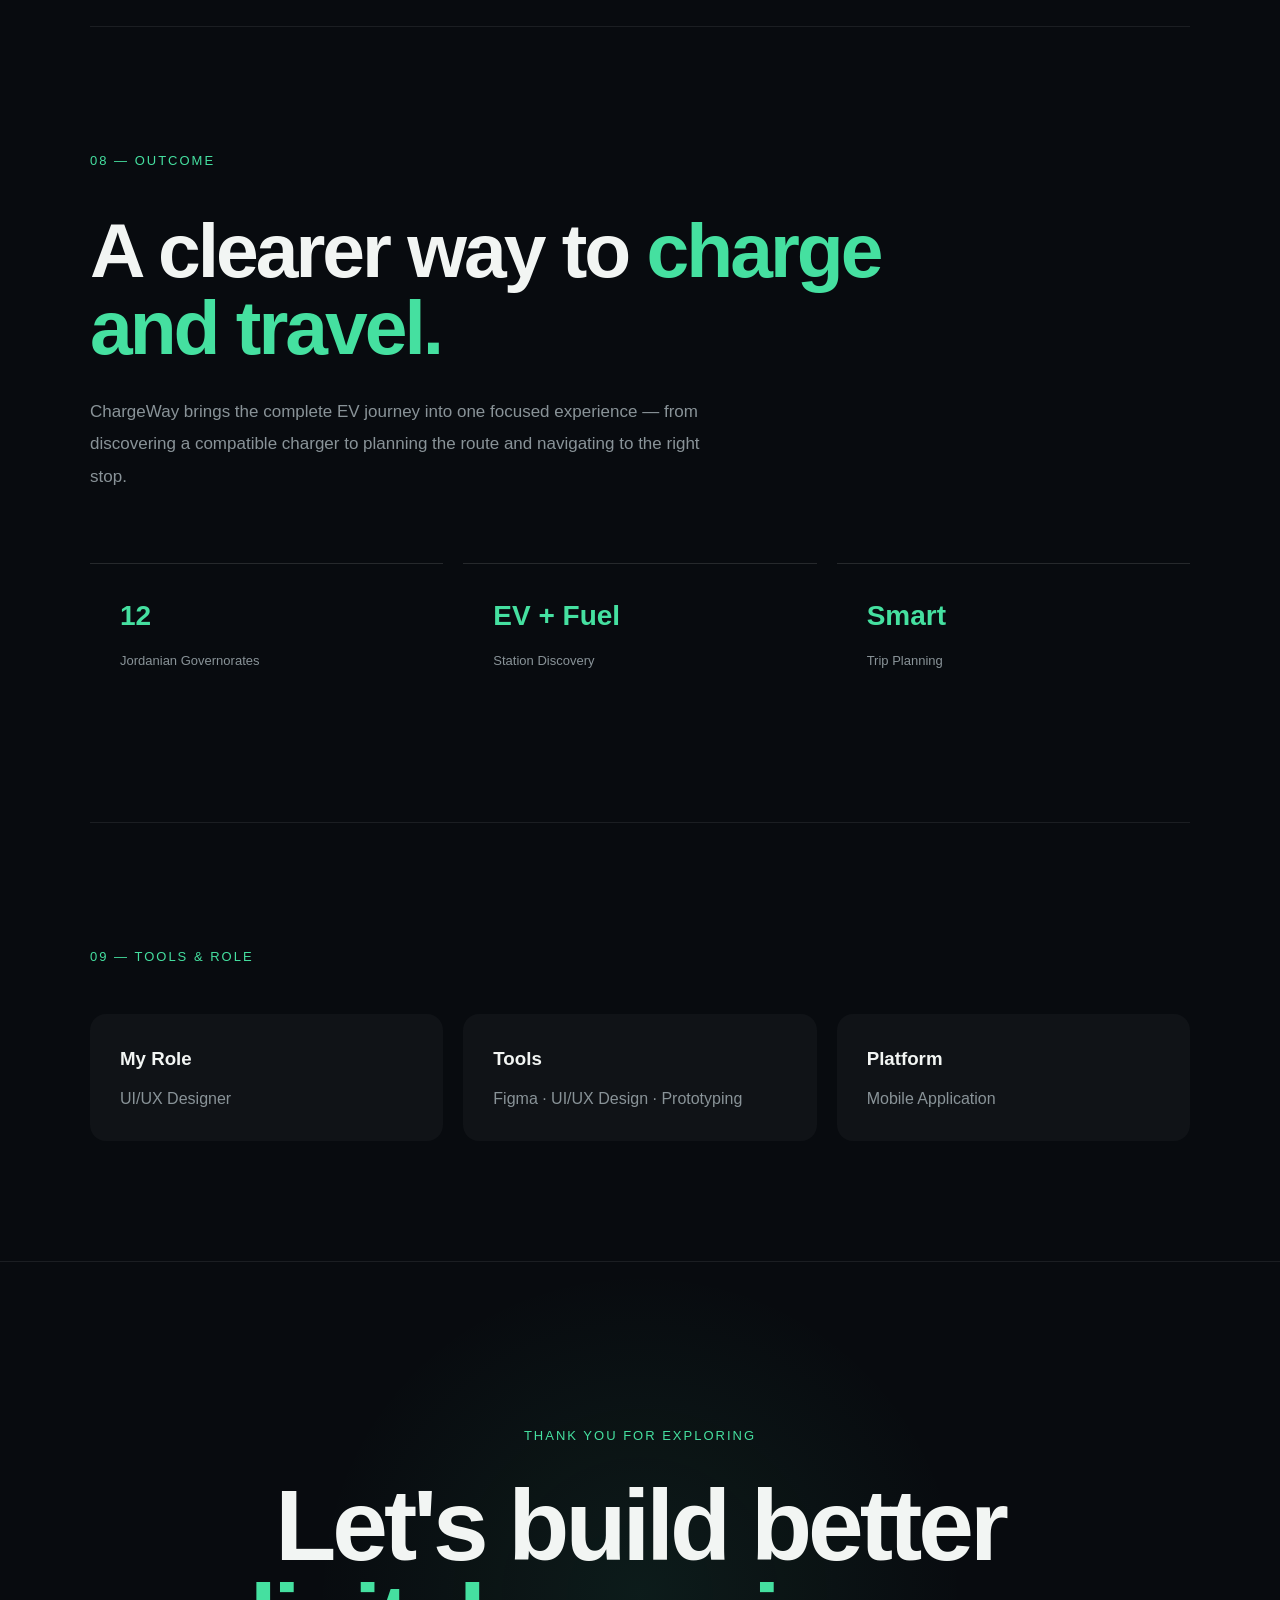
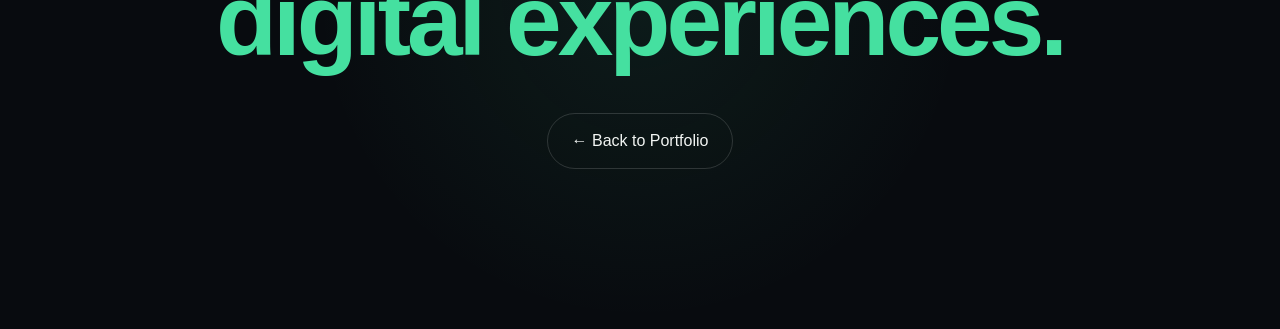
<file: chargeway.html>
<!DOCTYPE html>
<html lang="en">

<head>
    <meta charset="UTF-8">
    <meta name="viewport" content="width=device-width, initial-scale=1.0">

    <title>ChargeWay Jordan | Case Study</title>

    <link rel="stylesheet" href="style.css">
</head>

<body>
    <main class="case-study">

        <section class="case-hero">

            <span class="case-label">UI/UX CASE STUDY</span>

            <h1>ChargeWay<br><span>Jordan</span></h1>

            <p>
                EV Charging & Smart Trip Planning App
            </p>

            <div class="case-meta">
                <span>Mobile App</span>
                <span>UI/UX Design</span>
                <span>2026</span>
            </div>

            <a href="https://www.figma.com/design/7tUg4r42cAVFKD8ADOgPpk/Chargeway?node-id=0-1&t=rxl9IaNbEsY9hWfi-1"
                class="btn-secondary" target="_blank" rel="noopener noreferrer">
                View Figma Prototype ↗
            </a>

        </section>

        <section class="case-preview">
            <img src="assets/chargeway/map-home.png" alt="ChargeWay main map">

        </section>ٍ
        <section class="case-overview">

            <span class="case-label">01 — OVERVIEW</span>

            <div class="overview-content">

                <h2>Making EV charging<br>easier across Jordan.</h2>

                <p>
                    ChargeWay is a mobile application designed to help
                    electric vehicle drivers find suitable charging stations,
                    check charger compatibility, compare charging prices,
                    plan their routes, and discover useful stops along the way.
                </p>

            </div>
            <div class="overview-meta">

                <div>
                    <span>ROLE</span>
                    <strong>UI/UX Designer</strong>
                </div>

                <div>
                    <span>TOOLS</span>
                    <strong>Figma · UI/UX · Prototyping</strong>
                </div>

                <div>
                    <span>PLATFORM</span>
                    <strong>Mobile App</strong>
                </div>

            </div>
        </section>
        <section class="case-section">

            <span class="case-label">02 — THE PROBLEM</span>

            <div class="case-two-column">

                <h2>EV charging shouldn't feel complicated.</h2>

                <div>
                    <p>
                        Finding a suitable charging station can be difficult,
                        especially when drivers need to know whether a charger
                        is compatible with their vehicle, how much charging
                        costs, and how long it will take to reach the station.
                    </p>

                    <p>
                        Drivers also need useful information around the station,
                        such as nearby restaurants, cafes, fuel stations,
                        and available facilities.
                    </p>
                </div>

            </div>

        </section>


        <section class="case-section solution-section">

            <span class="case-label">03 — THE SOLUTION</span>

            <div class="case-two-column">

                <h2>One place to plan the entire journey.</h2>

                <div>
                    <p>
                        ChargeWay brings charging discovery, vehicle
                        compatibility, pricing, navigation, and trip planning
                        into one mobile experience designed specifically
                        for drivers across Jordan.
                    </p>

                    <p>
                        The experience helps users make faster decisions
                        before and during their journey.
                    </p>
                </div>

            </div>

        </section>
        <section class="case-section">

            <span class="case-label">04 — KEY FEATURES</span>

            <div class="features-grid">

                <div class="feature-card">
                    <span>01</span>
                    <h3>Smart Station Search</h3>
                    <p>
                        Find nearby EV charging and fuel stations based
                        on the driver's location.
                    </p>
                </div>

                <div class="feature-card">
                    <span>02</span>
                    <h3>Charger Compatibility</h3>
                    <p>
                        Check whether a station's connector is compatible
                        with the user's vehicle.
                    </p>
                </div>

                <div class="feature-card">
                    <span>03</span>
                    <h3>Charging Prices</h3>
                    <p>
                        View charging prices and compare available
                        charging options.
                    </p>
                </div>

                <div class="feature-card">
                    <span>04</span>
                    <h3>Trip Planning</h3>
                    <p>
                        Plan routes with charging stops and estimated
                        travel and charging information.
                    </p>
                </div>

                <div class="feature-card">
                    <span>05</span>
                    <h3>Nearby Amenities</h3>
                    <p>
                        Discover cafes, restaurants, facilities and
                        other useful stops near charging stations.
                    </p>
                </div>

                <div class="feature-card">
                    <span>06</span>
                    <h3>Jordan-wide Coverage</h3>
                    <p>
                        Explore charging and fuel stations across
                        Jordan's twelve governorates.
                    </p>
                </div>

            </div>

        </section>
        <section class="case-section final-screens">

            <span class="case-label">05 — FINAL SCREENS</span>

            <h2 class="screens-title">
                Designed around the<br>
                driver's journey.
            </h2>

            <div class="screen-showcase">
                <div class="screen-showcase">

                    <img src="assets/chargeway/map-home.png" alt="ChargeWay Main Map">

                    <img src="assets/chargeway/stations-list.png" alt="ChargeWay Station List">

                    <img src="assets/chargeway/ev-station-details.png" alt="ChargeWay EV Station Details">

                    <img src="assets/chargeway/screen-ev-calculator.png" alt="ChargeWay EV Calculator">

                    <img src="assets/chargeway/trip-planner.png" alt="ChargeWay Trip Planner">

                    <img src="assets/chargeway/route-overview.png" alt="ChargeWay Route Overview">

                    <img src="assets/chargeway/charging-session.png" alt="ChargeWay Charging Session">

                    <img src="assets/chargeway/screen-main-map.png" alt="Explore Jordan">

                </div>
            </div>

        </section>
        <section class="case-section process-section">

            <span class="case-label">06 — DESIGN PROCESS</span>

            <h2 class="screens-title">
                From idea to<br>
                <span>experience.</span>
            </h2>

            <div class="process-grid">

                <div class="process-card">
                    <span>01</span>
                    <h3>Discover</h3>
                    <p>
                        Understanding the needs of EV drivers in Jordan
                        and the challenges they face when searching for
                        charging stations.
                    </p>
                </div>

                <div class="process-card">
                    <span>02</span>
                    <h3>Define</h3>
                    <p>
                        Defining the core experience around station
                        discovery, charger compatibility, pricing,
                        navigation, and trip planning.
                    </p>
                </div>

                <div class="process-card">
                    <span>03</span>
                    <h3>Design</h3>
                    <p>
                        Creating a clean mobile experience with clear
                        information hierarchy and a simple green visual
                        language inspired by electric mobility.
                    </p>
                </div>

                <div class="process-card">
                    <span>04</span>
                    <h3>Refine</h3>
                    <p>
                        Refining the interface across different user
                        journeys, from finding a station to planning
                        and starting a trip.
                    </p>
                </div>

            </div>

        </section>
        <section class="case-section">

            <span class="case-label">07 — USER JOURNEY</span>

            <div class="journey">

                <div class="journey-step">
                    <strong>01</strong>
                    <span>Search</span>
                    <p>Find nearby charging stations.</p>
                </div>

                <div class="journey-line"></div>

                <div class="journey-step">
                    <strong>02</strong>
                    <span>Compare</span>
                    <p>Check availability, price and compatibility.</p>
                </div>

                <div class="journey-line"></div>

                <div class="journey-step">
                    <strong>03</strong>
                    <span>Plan</span>
                    <p>Choose charging stops along the route.</p>
                </div>

                <div class="journey-line"></div>

                <div class="journey-step">
                    <strong>04</strong>
                    <span>Navigate</span>
                    <p>Get directions and start the trip.</p>
                </div>

            </div>

        </section>
        <section class="case-section outcome-section">

            <span class="case-label">08 — OUTCOME</span>

            <div class="outcome-content">

                <h2>
                    A clearer way to
                    <span>charge and travel.</span>
                </h2>

                <p>
                    ChargeWay brings the complete EV journey into one
                    focused experience — from discovering a compatible
                    charger to planning the route and navigating to the
                    right stop.
                </p>

            </div>

            <div class="outcome-stats">

                <div>
                    <strong>12</strong>
                    <span>Jordanian Governorates</span>
                </div>

                <div>
                    <strong>EV + Fuel</strong>
                    <span>Station Discovery</span>
                </div>

                <div>
                    <strong>Smart</strong>
                    <span>Trip Planning</span>
                </div>

            </div>

        </section>
        <section class="case-section tools-section">

            <span class="case-label">09 — TOOLS & ROLE</span>

            <div class="tools-grid">

                <div>
                    <h3>My Role</h3>
                    <p>UI/UX Designer</p>
                </div>

                <div>
                    <h3>Tools</h3>
                    <p>Figma · UI/UX Design · Prototyping</p>
                </div>

                <div>
                    <h3>Platform</h3>
                    <p>Mobile Application</p>
                </div>

            </div>

        </section>
        <section class="case-cta">

            <span class="case-label">THANK YOU FOR EXPLORING</span>

            <h2>
                Let's build better<br>
                <span>digital experiences.</span>
            </h2>

            <a href="index.html" class="back-portfolio">
                ← Back to Portfolio
            </a>

        </section>
    </main>

</body>

</html>
</file>
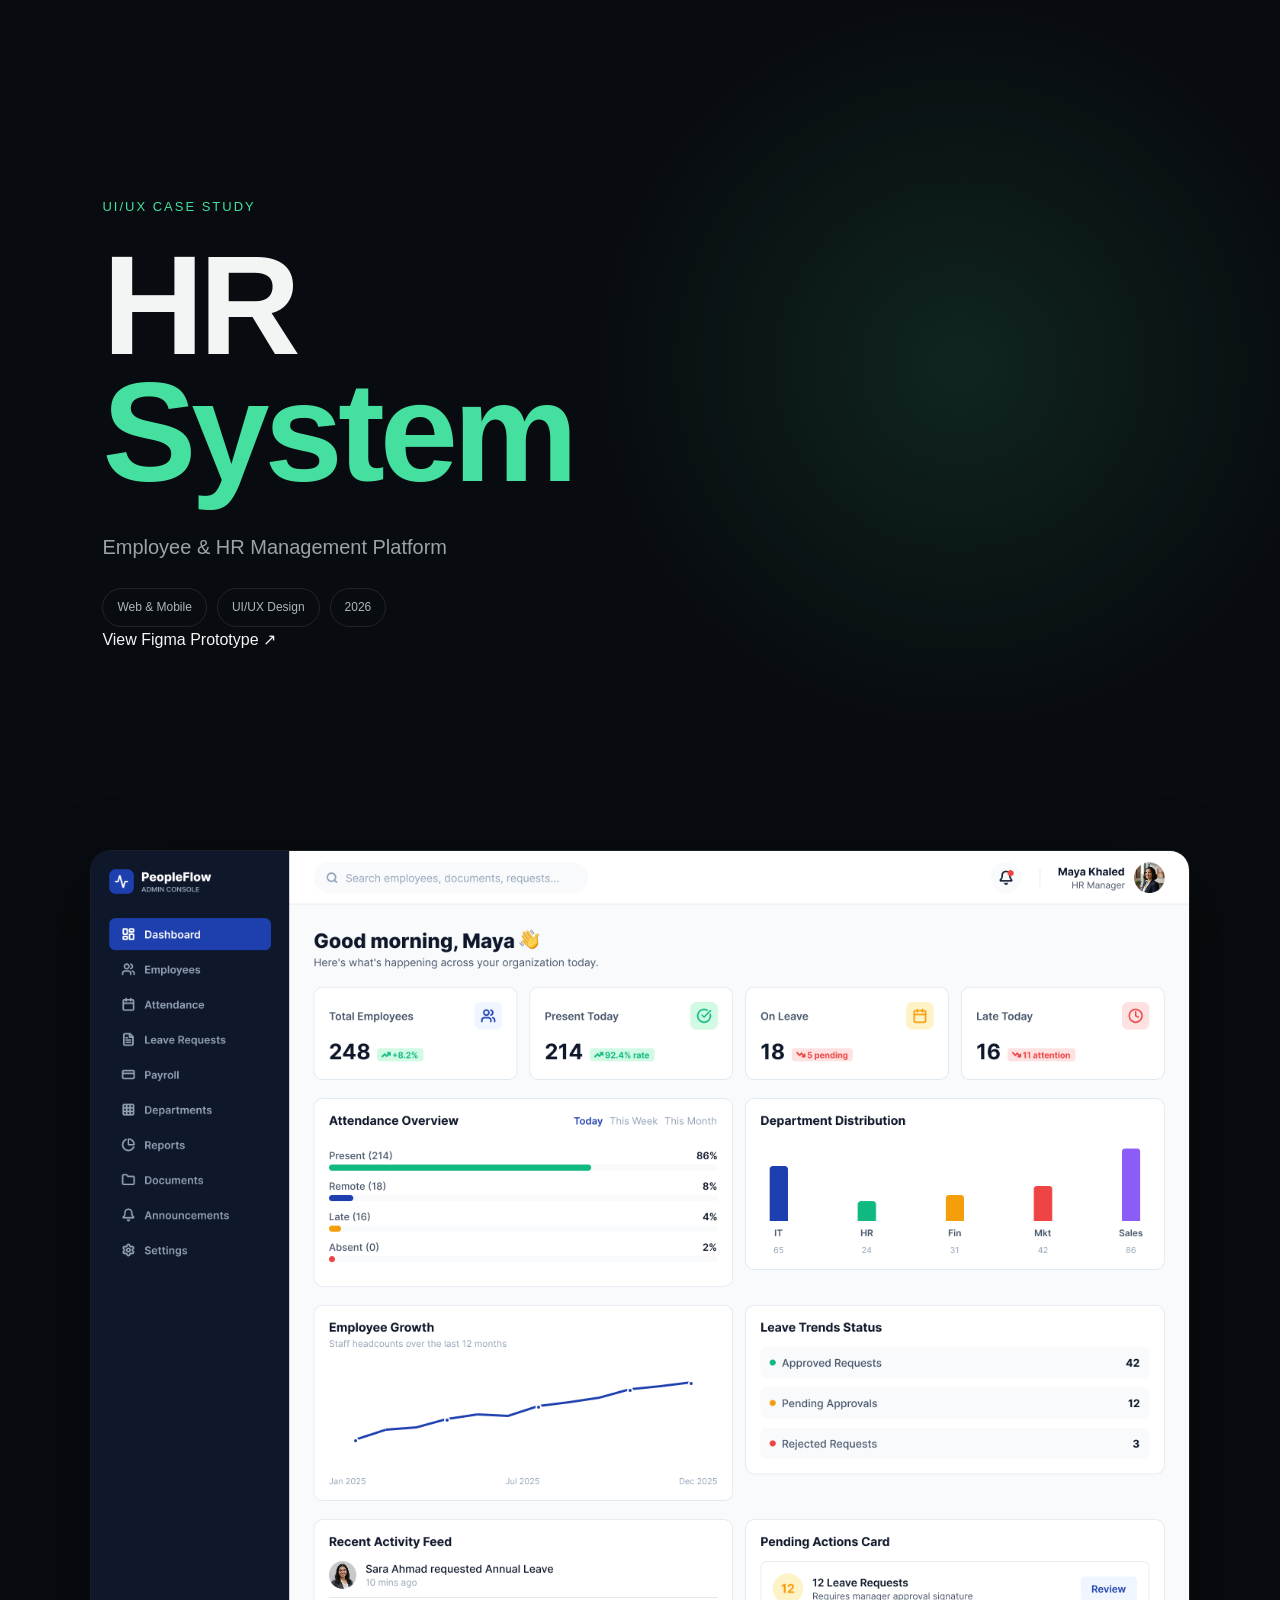
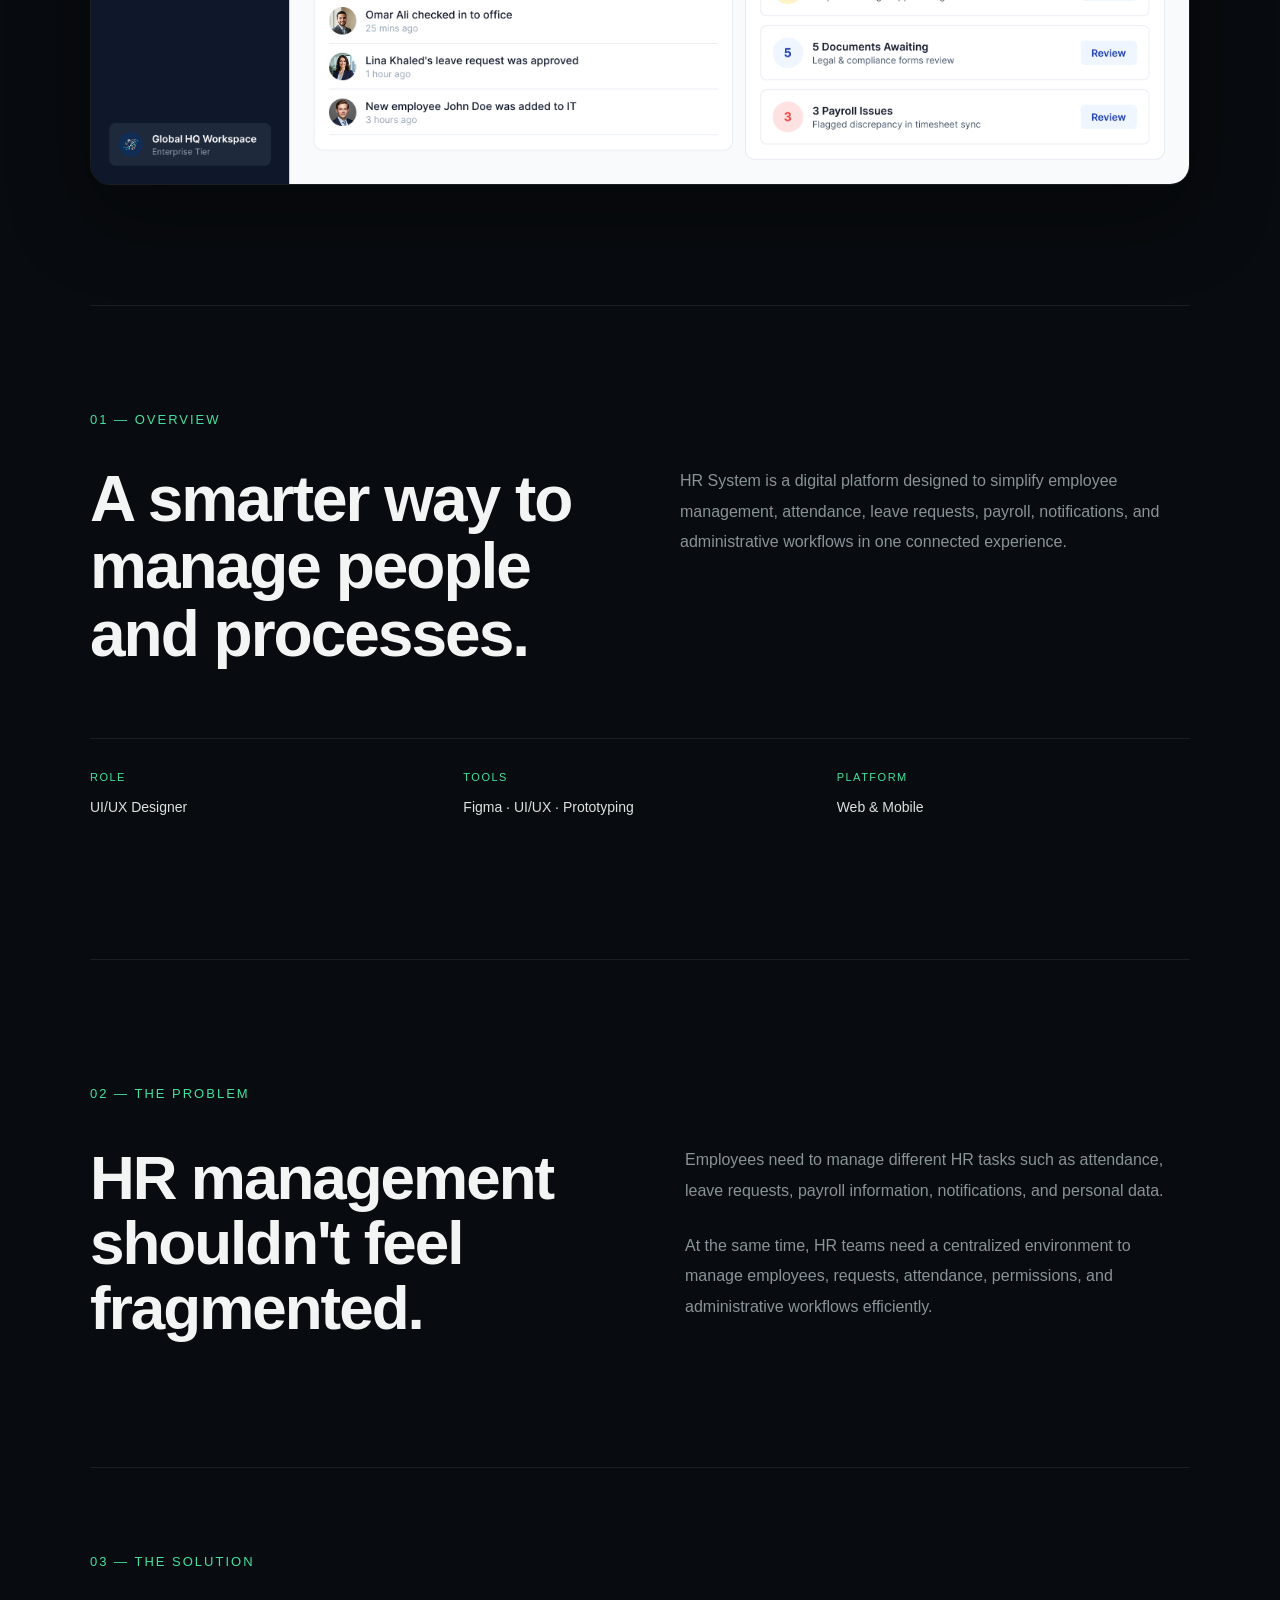
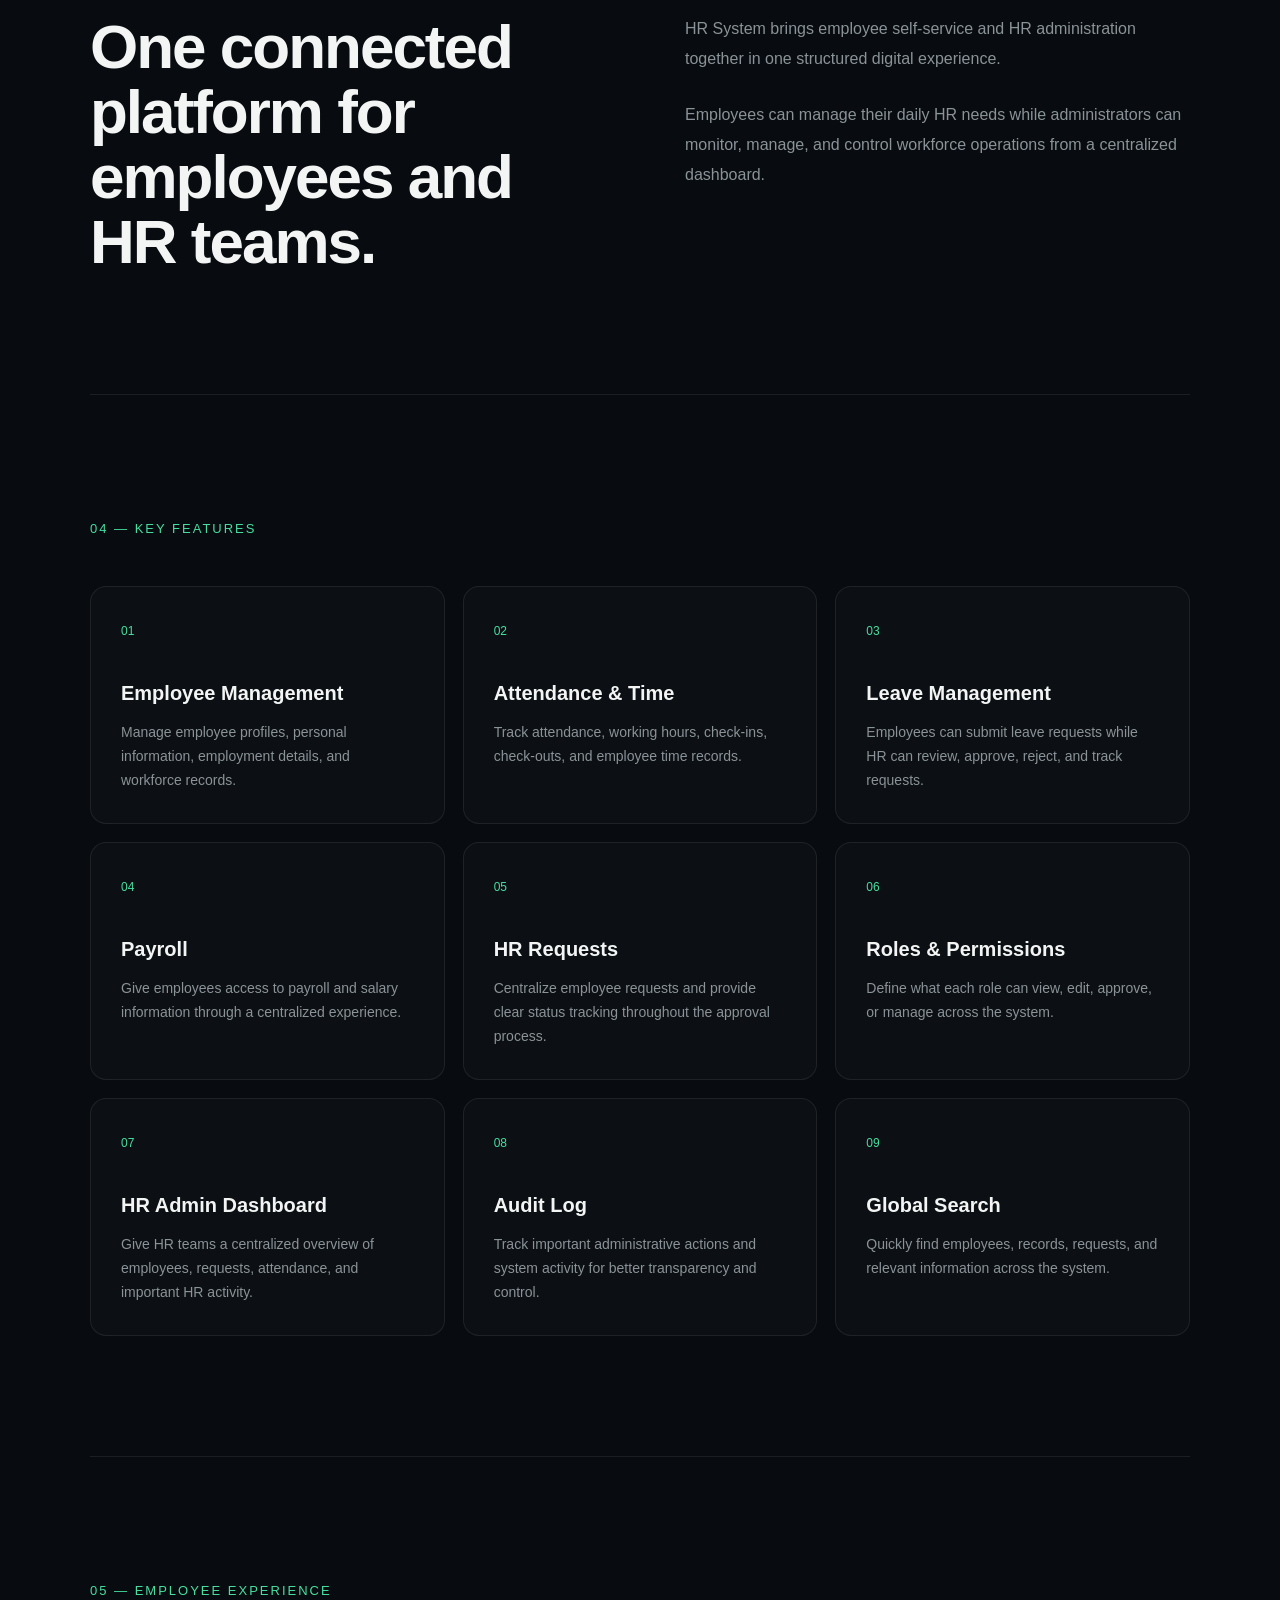
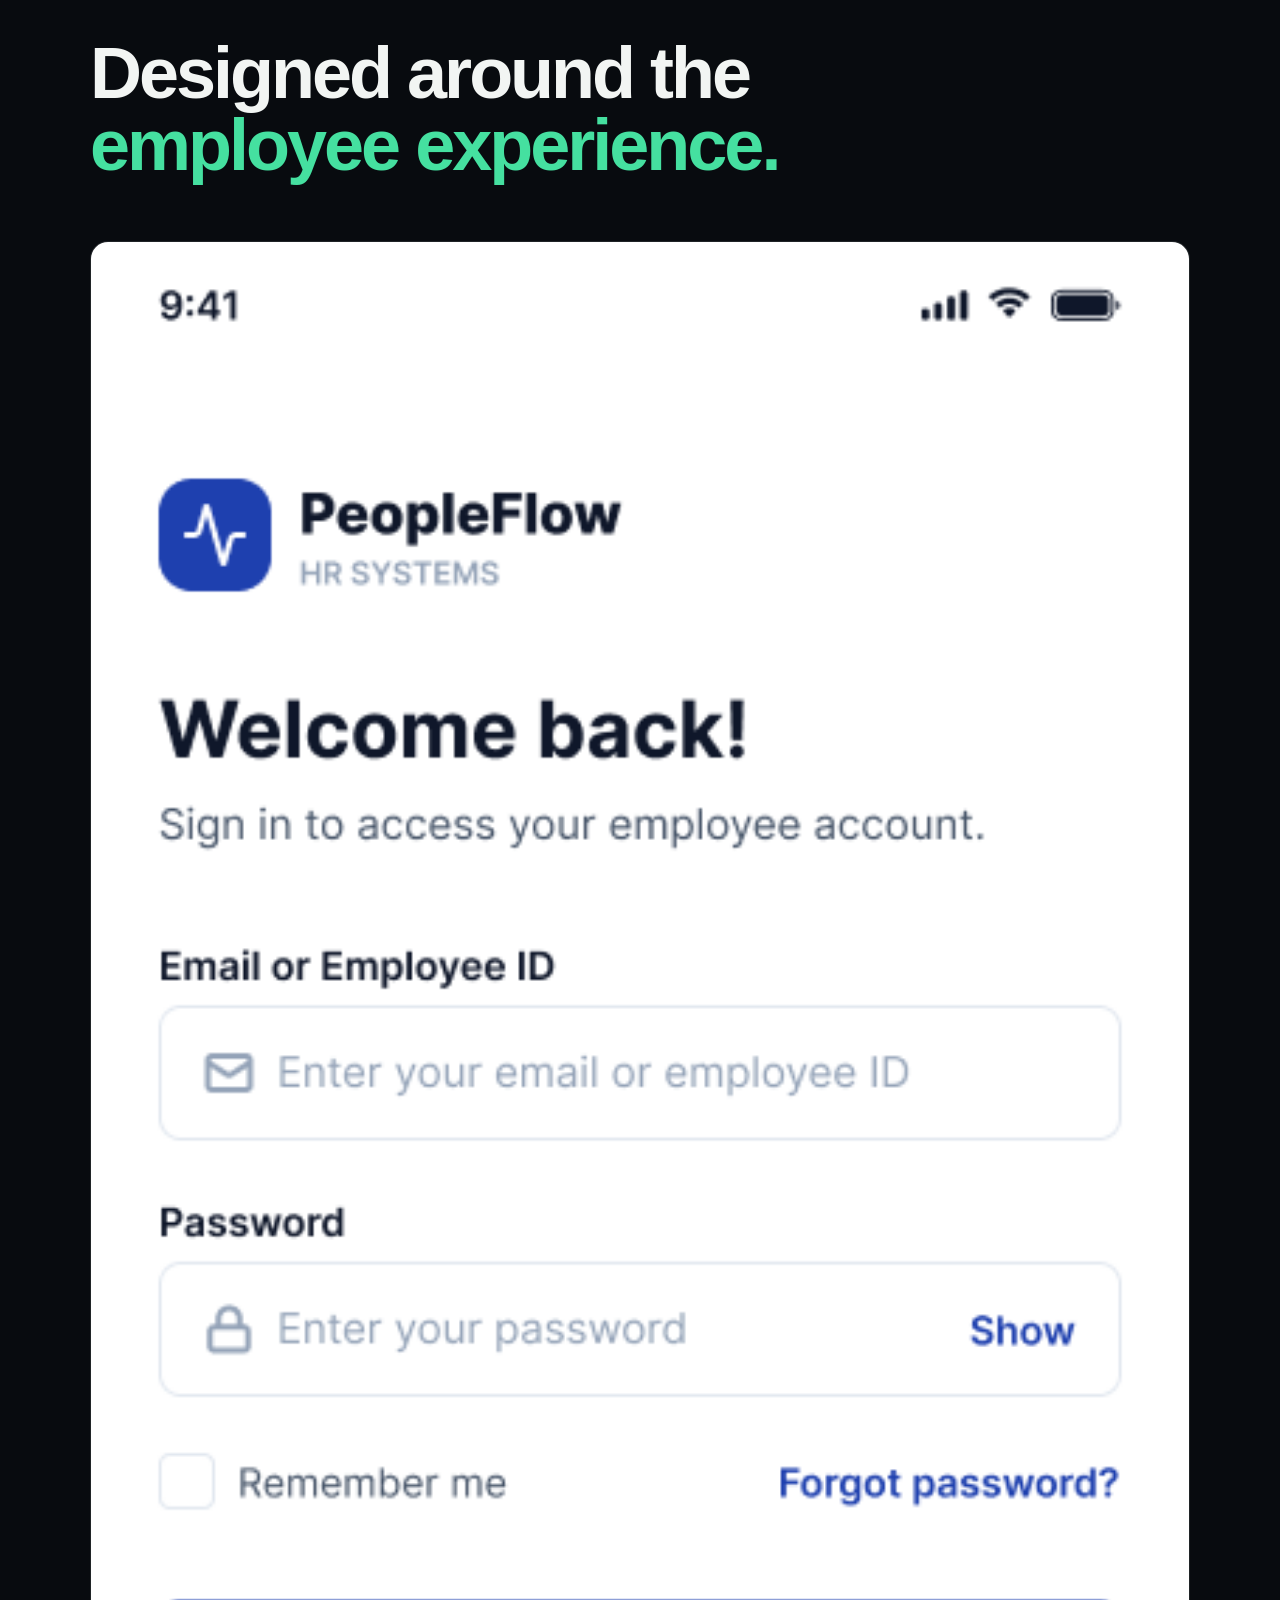
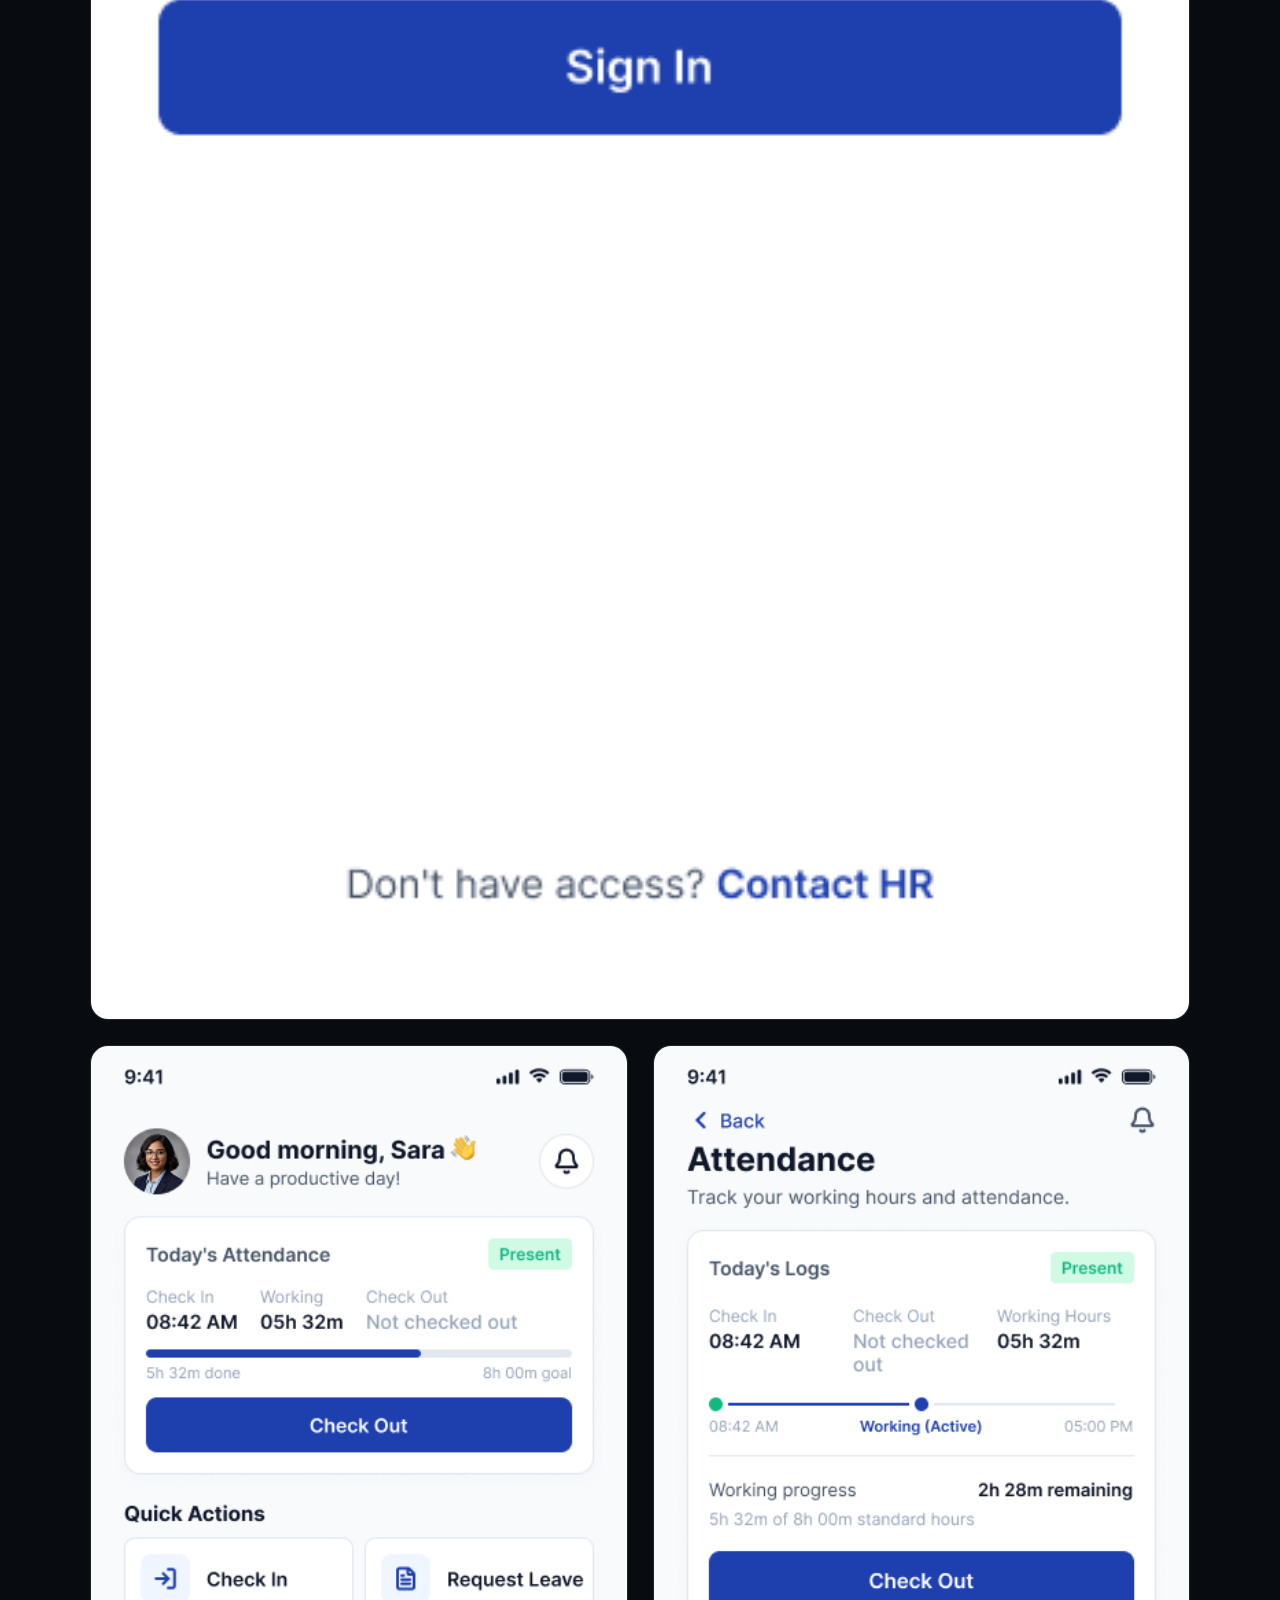
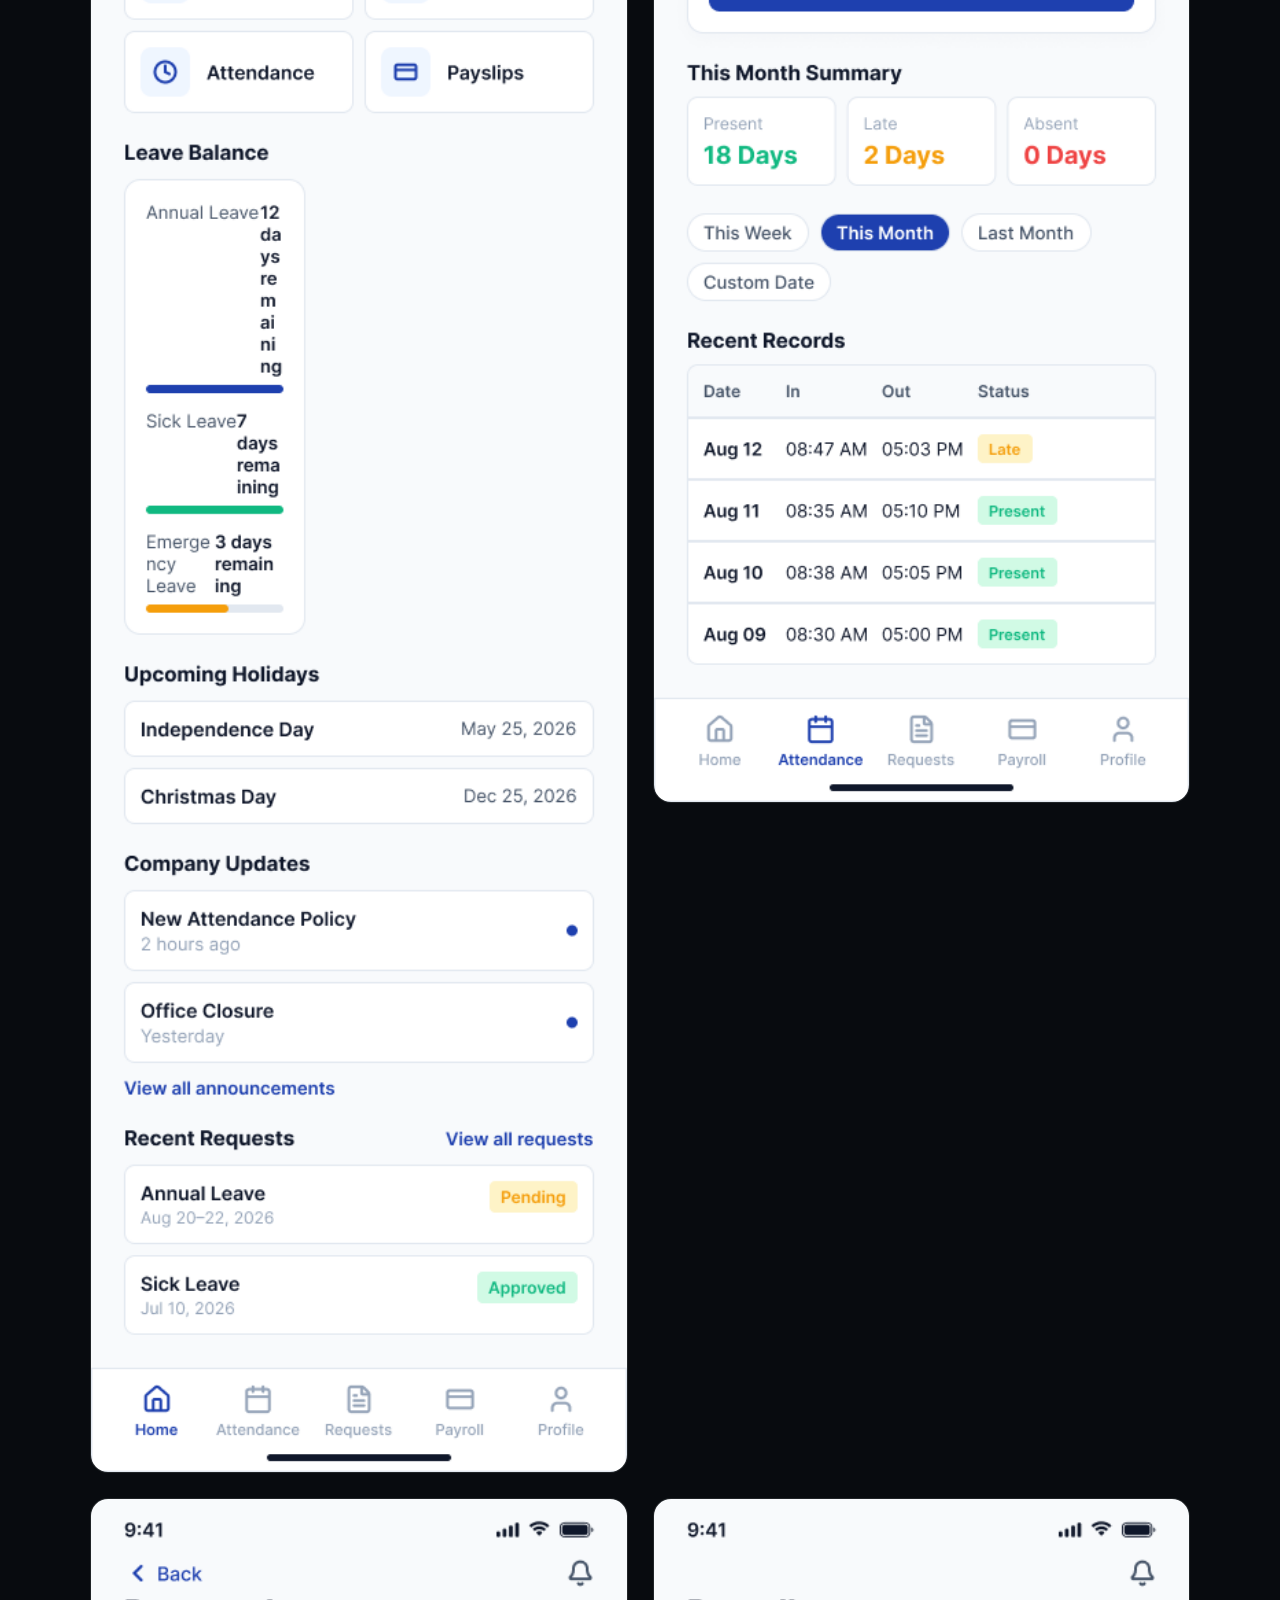
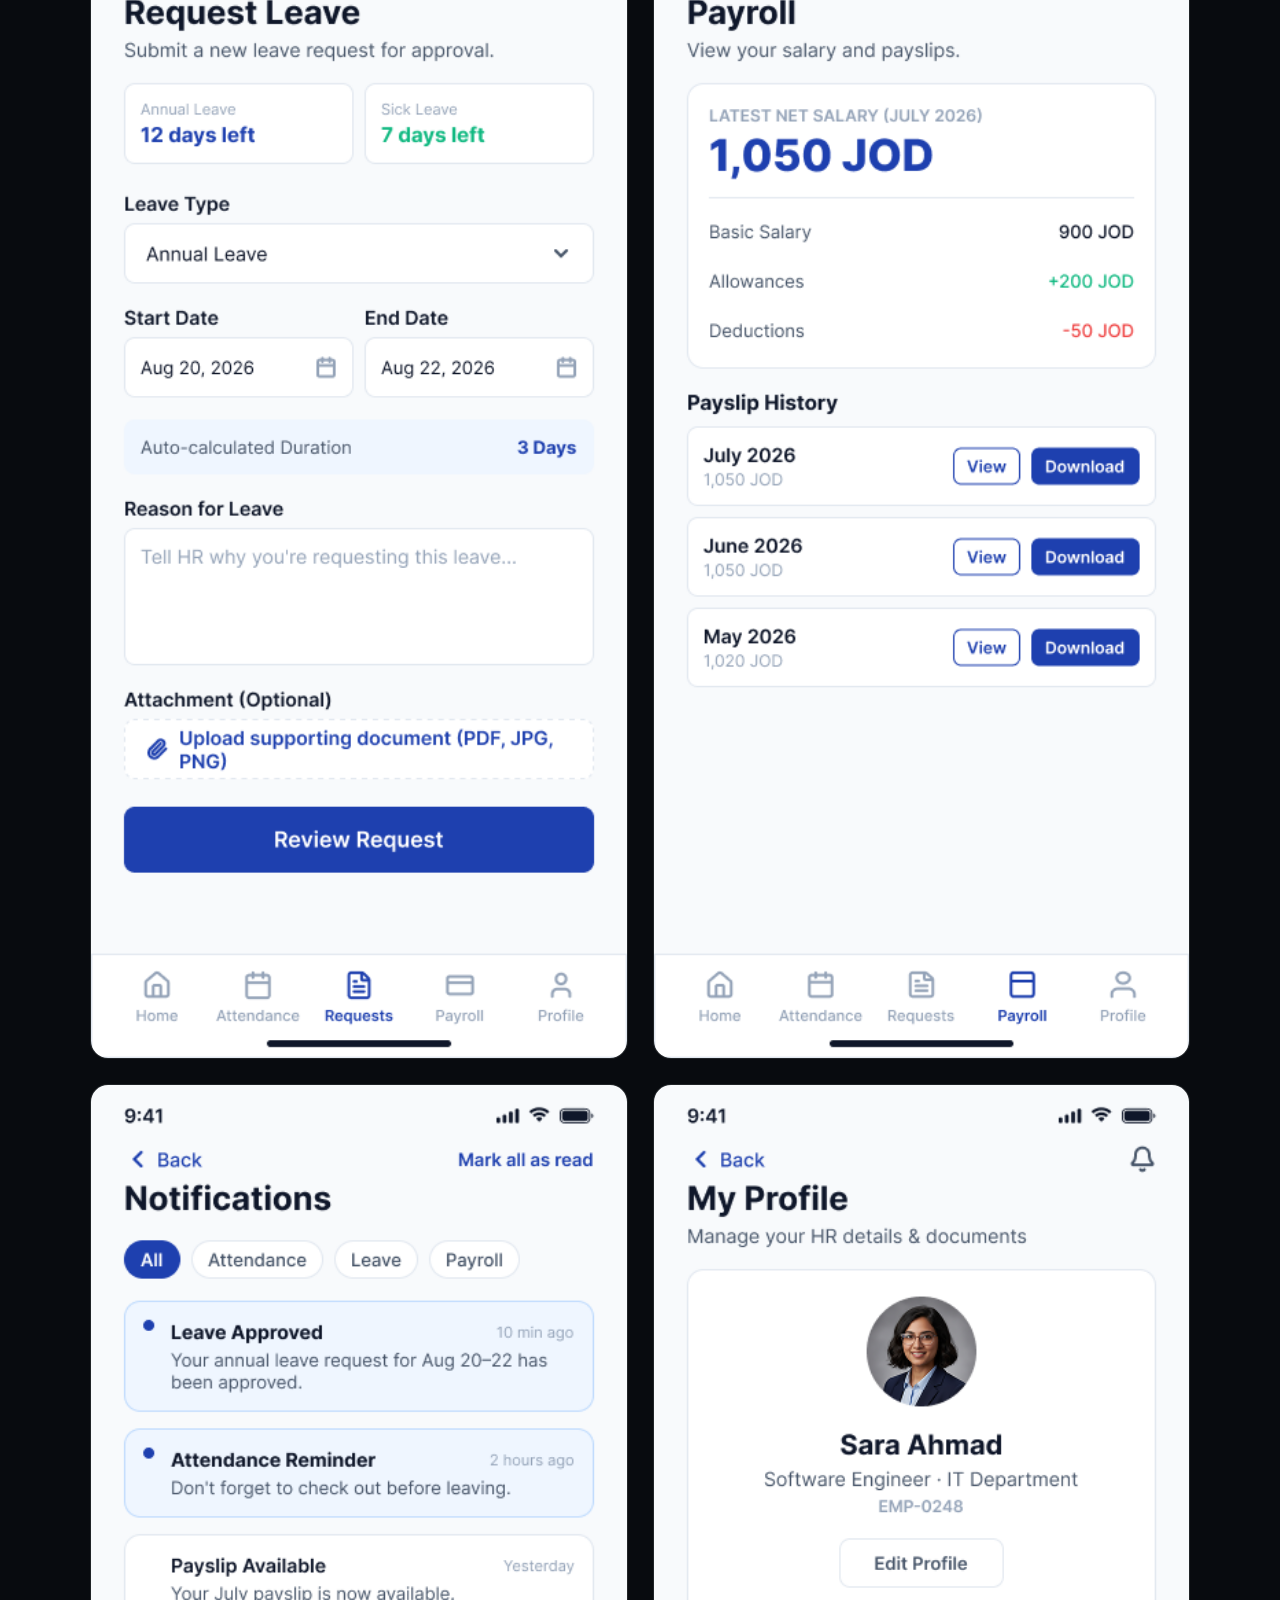
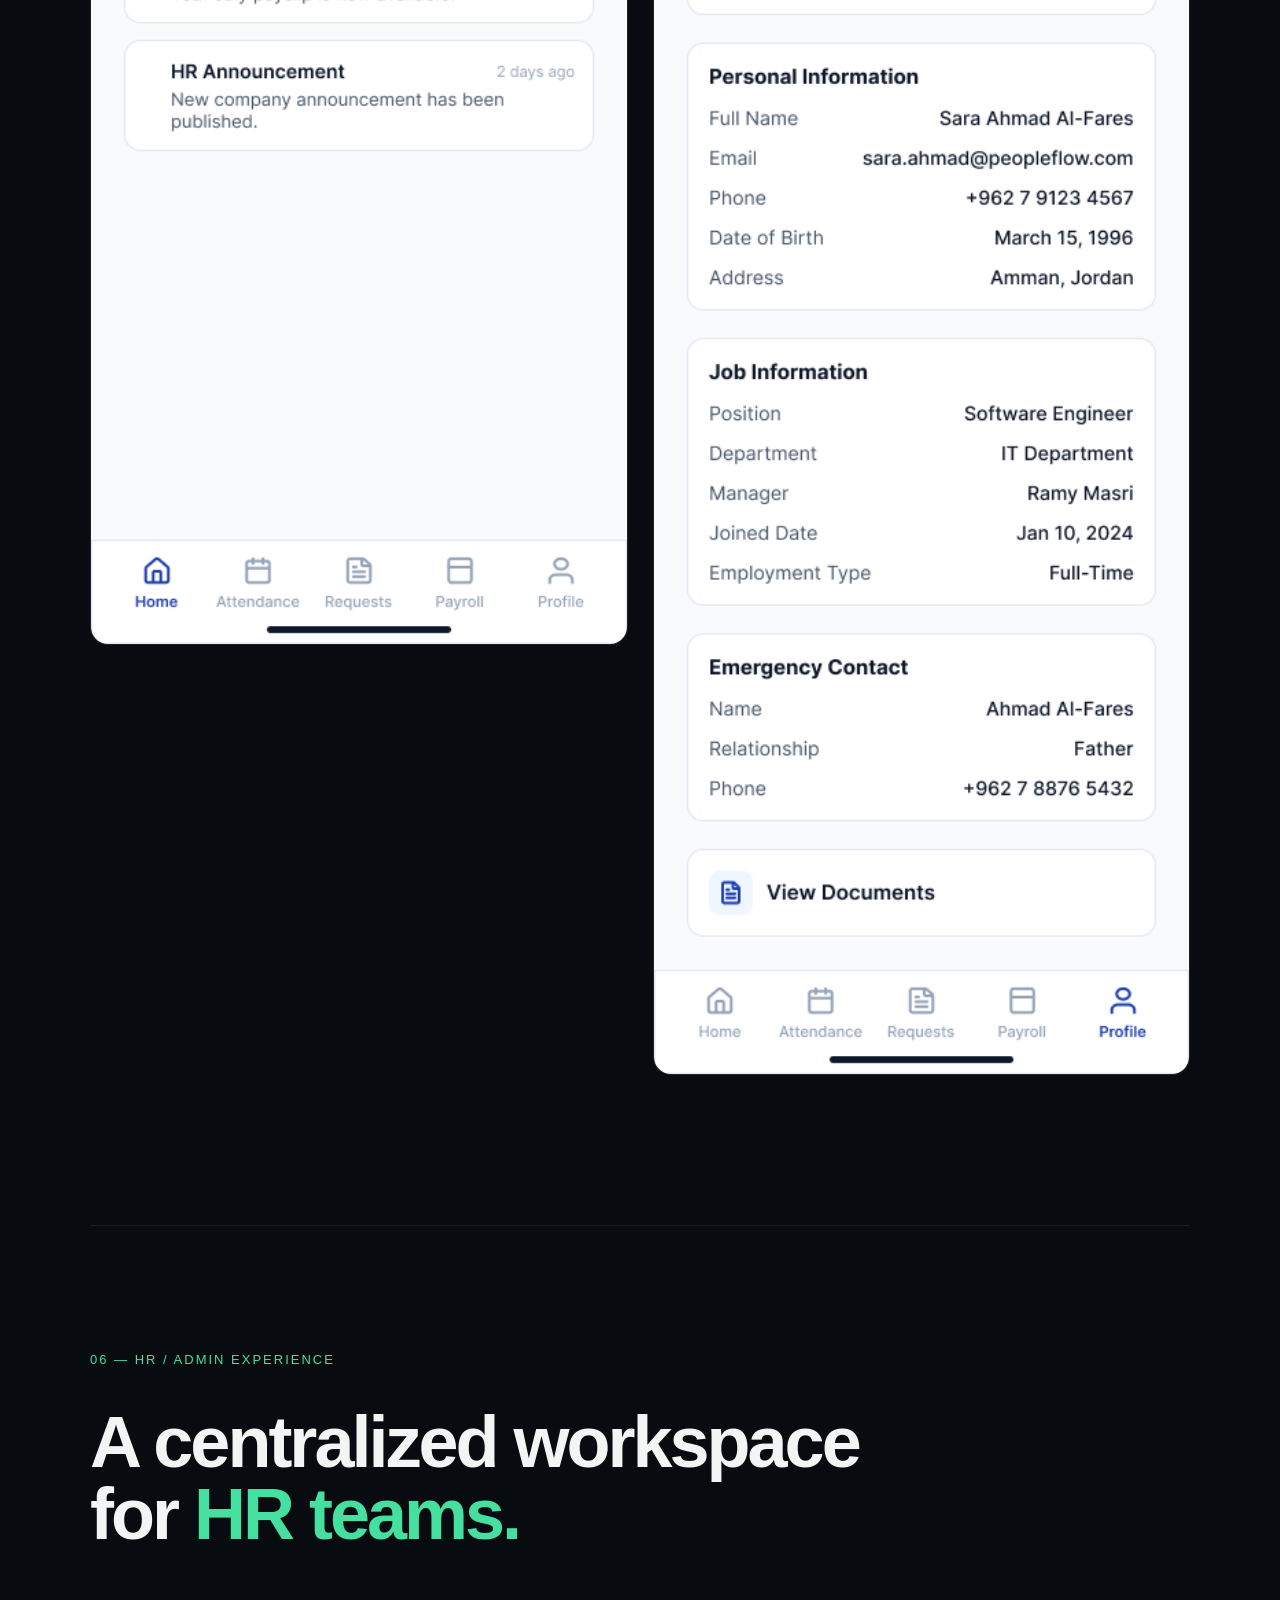
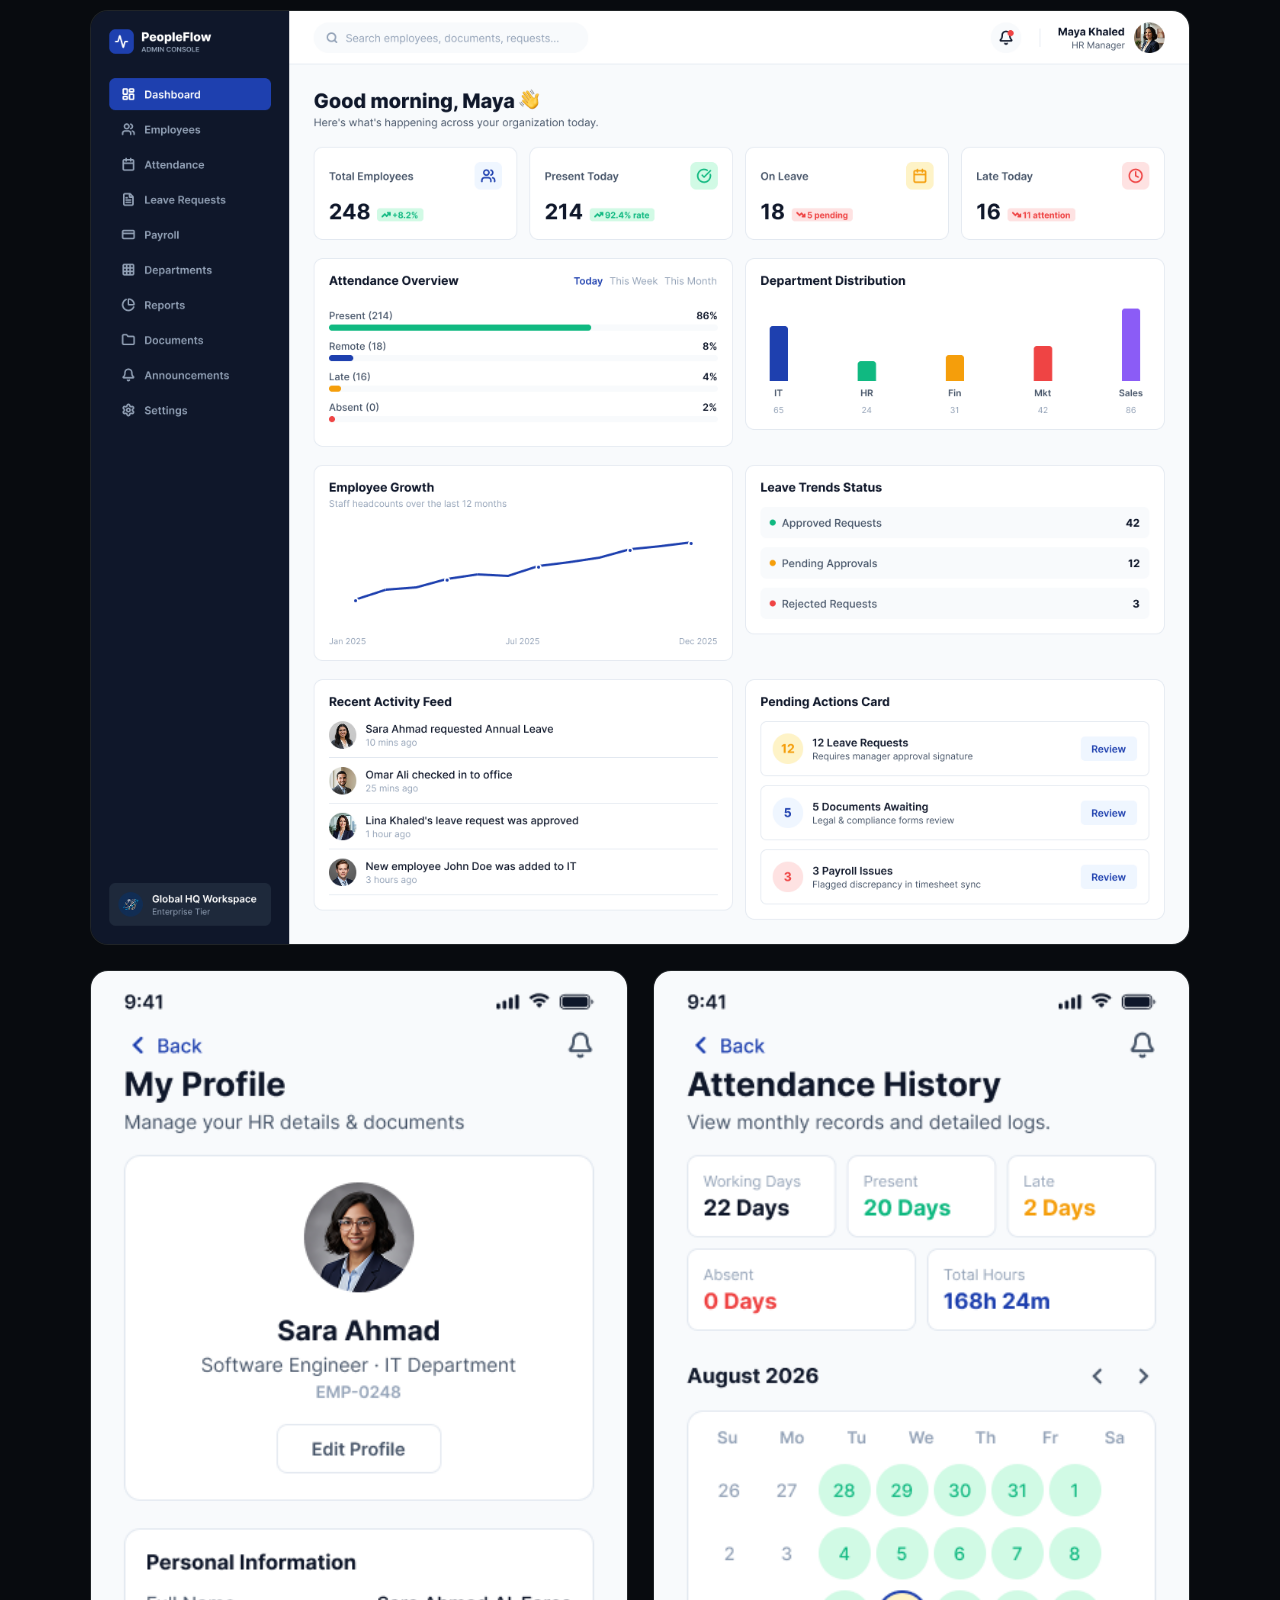
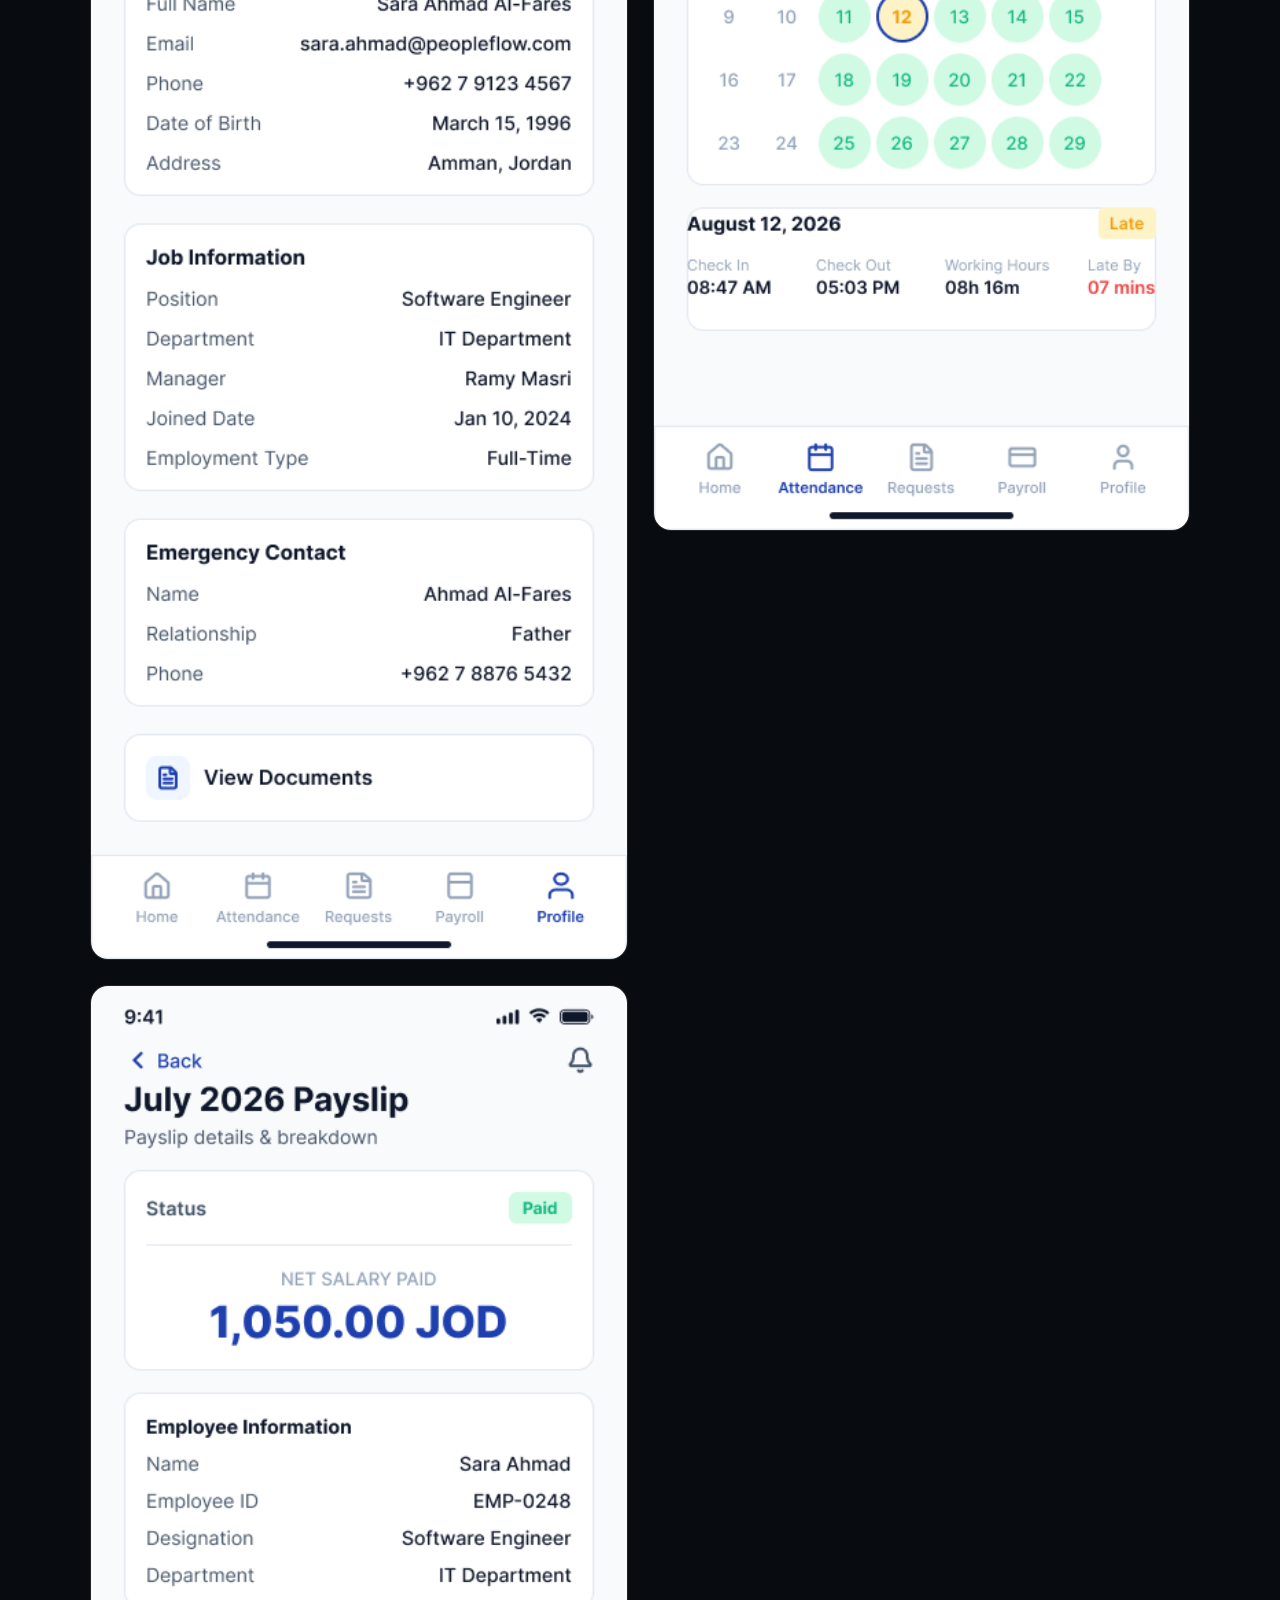
<file: hr-system.html>
<!DOCTYPE html>
<html lang="en">

<head>
    <meta charset="UTF-8">
    <meta name="viewport" content="width=device-width, initial-scale=1.0">

    <title>HR System | Case Study</title>

    <link rel="stylesheet" href="style.css">
</head>

<body>

    <main class="case-study">

        <section class="case-hero">

            <span class="case-label">UI/UX CASE STUDY</span>

            <h1>
                HR<br>
                <span>System</span>
            </h1>

            <p>
                Employee & HR Management Platform
            </p>

            <div class="case-meta">
                <span>Web & Mobile</span>
                <span>UI/UX Design</span>
                <span>2026</span>
            </div>

            <a href="https://www.figma.com/design/3aM6RsfmPAtVZIdmJCHyMc/HR-system?m=auto&t=3PV3QQbBLjvQpRqp-6"
                class="btn-secondary" target="_blank" rel="noopener noreferrer">
                View Figma Prototype ↗
            </a>

        </section>



        <section class="case-preview">

            <img src="assets/hr-system/admin-dashboard.png" alt="HR System Admin Dashboard">

        </section>



        <section class="case-overview">

            <span class="case-label">01 — OVERVIEW</span>

            <div class="overview-content">

                <h2>
                    A smarter way to<br>
                    manage people and processes.
                </h2>

                <p>
                    HR System is a digital platform designed to simplify
                    employee management, attendance, leave requests,
                    payroll, notifications, and administrative workflows
                    in one connected experience.
                </p>

            </div>

            <div class="overview-meta">

                <div>
                    <span>ROLE</span>
                    <strong>UI/UX Designer</strong>
                </div>

                <div>
                    <span>TOOLS</span>
                    <strong>Figma · UI/UX · Prototyping</strong>
                </div>

                <div>
                    <span>PLATFORM</span>
                    <strong>Web & Mobile</strong>
                </div>

            </div>

        </section>


        <section class="case-section">

            <span class="case-label">02 — THE PROBLEM</span>

            <div class="case-two-column">

                <h2>
                    HR management shouldn't
                    feel fragmented.
                </h2>

                <div>

                    <p>
                        Employees need to manage different HR tasks such as
                        attendance, leave requests, payroll information,
                        notifications, and personal data.
                    </p>

                    <p>
                        At the same time, HR teams need a centralized
                        environment to manage employees, requests,
                        attendance, permissions, and administrative
                        workflows efficiently.
                    </p>

                </div>

            </div>

        </section>



        <section class="case-section solution-section">

            <span class="case-label">03 — THE SOLUTION</span>

            <div class="case-two-column">

                <h2>
                    One connected platform
                    for employees and HR teams.
                </h2>

                <div>

                    <p>
                        HR System brings employee self-service and HR
                        administration together in one structured
                        digital experience.
                    </p>

                    <p>
                        Employees can manage their daily HR needs while
                        administrators can monitor, manage, and control
                        workforce operations from a centralized dashboard.
                    </p>

                </div>

            </div>

        </section>


        <section class="case-section">

            <span class="case-label">04 — KEY FEATURES</span>

            <div class="features-grid">

                <div class="feature-card">

                    <span>01</span>

                    <h3>
                        Employee Management
                    </h3>

                    <p>
                        Manage employee profiles, personal information,
                        employment details, and workforce records.
                    </p>

                </div>


                <div class="feature-card">

                    <span>02</span>

                    <h3>
                        Attendance & Time
                    </h3>

                    <p>
                        Track attendance, working hours, check-ins,
                        check-outs, and employee time records.
                    </p>

                </div>


                <div class="feature-card">

                    <span>03</span>

                    <h3>
                        Leave Management
                    </h3>

                    <p>
                        Employees can submit leave requests while HR
                        can review, approve, reject, and track requests.
                    </p>

                </div>


                <div class="feature-card">

                    <span>04</span>

                    <h3>
                        Payroll
                    </h3>

                    <p>
                        Give employees access to payroll and salary
                        information through a centralized experience.
                    </p>

                </div>


                <div class="feature-card">

                    <span>05</span>

                    <h3>
                        HR Requests
                    </h3>

                    <p>
                        Centralize employee requests and provide clear
                        status tracking throughout the approval process.
                    </p>

                </div>


                <div class="feature-card">

                    <span>06</span>

                    <h3>
                        Roles & Permissions
                    </h3>

                    <p>
                        Define what each role can view, edit, approve,
                        or manage across the system.
                    </p>

                </div>


                <div class="feature-card">

                    <span>07</span>

                    <h3>
                        HR Admin Dashboard
                    </h3>

                    <p>
                        Give HR teams a centralized overview of employees,
                        requests, attendance, and important HR activity.
                    </p>

                </div>


                <div class="feature-card">

                    <span>08</span>

                    <h3>
                        Audit Log
                    </h3>

                    <p>
                        Track important administrative actions and system
                        activity for better transparency and control.
                    </p>

                </div>


                <div class="feature-card">

                    <span>09</span>

                    <h3>
                        Global Search
                    </h3>

                    <p>
                        Quickly find employees, records, requests,
                        and relevant information across the system.
                    </p>

                </div>

            </div>

        </section>



        <section class="case-section final-screens">

            <span class="case-label">
                05 — EMPLOYEE EXPERIENCE
            </span>

            <h2 class="screens-title">

                Designed around the<br>
                <span>employee experience.</span>

            </h2>


            <div class="screen-showcase">

                <img src="assets/hr-system/employee-login.png" alt="HR System Employee Login">

                <img src="assets/hr-system/employee-home-dashboard.png" alt="HR System Employee Dashboard">

                <img src="assets/hr-system/employee-attendance.png" alt="HR System Attendance">

                <img src="assets/hr-system/employee-request-leave.png" alt="HR System Leave Requests">

                <img src="assets/hr-system/employee-payroll.png" alt="HR System Payroll">

                <img src="assets/hr-system/employee-notifications.png" alt="HR System Notifications">

                <img src="assets/hr-system/employee-profile.png" alt="HR System Employee Profile">

            </div>

        </section>



        <section class="case-section final-screens">

            <span class="case-label">
                06 — HR / ADMIN EXPERIENCE
            </span>

            <h2 class="screens-title">

                A centralized workspace<br>
                for <span>HR teams.</span>

            </h2>


            <div class="screen-showcase">

                <img src="assets/hr-system/admin-dashboard.png" alt="HR System Admin Dashboard">

                <img src="assets/hr-system/employee-profile.png" alt="HR System Employee Details">

                <img src="assets/hr-system/employee-attendance-history.png" alt="HR System Attendance Management">

                <img src="assets/hr-system/employee-payslip-details.png" alt="HR System Payroll Management">

            </div>

        </section>


        <section class="case-section final-screens">

            <span class="case-label">
                07 — ROLES & PERMISSIONS
            </span>

            <h2 class="screens-title">

                Designed for<br>
                <span>controlled access.</span>

            </h2>


            <div class="screen-showcase">

                <img src="assets/hr-system/roles-permissions.png" alt="HR System Roles and Permissions">

                <img src="assets/hr-system/edit-role-permissions.png" alt="HR System Edit Role Permissions">

            </div>

        </section>



        <section class="case-section final-screens">

            <span class="case-label">
                08 — AUDIT & SEARCH
            </span>

            <h2 class="screens-title">

                Making complex systems<br>
                <span>easier to navigate.</span>

            </h2>


            <div class="screen-showcase">

                <img src="assets/hr-system/global-search-results.png" alt="HR System Global Search">

                <img src="assets/hr-system/audit-log.png" alt="HR System Audit Log">

                <img src="assets/hr-system/audit-log-detail.png" alt="HR System Audit Log Details">

            </div>

        </section>


        <section class="case-section process-section">

            <span class="case-label">
                09 — DESIGN PROCESS
            </span>

            <h2 class="screens-title">

                From complex workflows<br>
                to a <span>clearer experience.</span>

            </h2>


            <div class="process-grid">

                <div class="process-card">

                    <span>01</span>

                    <h3>
                        Discover
                    </h3>

                    <p>
                        Understanding the needs of employees and HR teams
                        and identifying the main workflows that needed
                        to be simplified and centralized.
                    </p>

                </div>


                <div class="process-card">

                    <span>02</span>

                    <h3>
                        Define
                    </h3>

                    <p>
                        Structuring the employee and administrator
                        experiences around clear workflows, permissions,
                        requests, attendance, and workforce management.
                    </p>

                </div>


                <div class="process-card">

                    <span>03</span>

                    <h3>
                        Design
                    </h3>

                    <p>
                        Creating a consistent interface system across
                        employee-facing screens and the HR administration
                        dashboard.
                    </p>

                </div>


                <div class="process-card">

                    <span>04</span>

                    <h3>
                        Refine
                    </h3>

                    <p>
                        Refining layouts, navigation, forms, dashboards,
                        states, and interactions to create a consistent
                        and scalable experience.
                    </p>

                </div>

            </div>

        </section>


        <section class="case-section final-screens">

            <span class="case-label">
                10 — INFORMATION ARCHITECTURE
            </span>

            <h2 class="screens-title">

                Structuring the system<br>
                around <span>real workflows.</span>

            </h2>


            <div class="screen-showcase">

                <img src="assets/hr-system/case-study-ia.png" alt="HR System Information Architecture">

            </div>

        </section>



        <section class="case-section final-screens">

            <span class="case-label">
                11 — DESIGN SYSTEM
            </span>

            <h2 class="screens-title">

                A consistent visual<br>
                <span>language across the system.</span>

            </h2>


            <div class="screen-showcase">

                <img src="assets/hr-system/case-study-design-system.png" alt="HR System Design System">

            </div>

        </section>



        <section class="case-section">

            <span class="case-label">
                12 — USER JOURNEY
            </span>


            <div class="journey">

                <div class="journey-step">

                    <strong>01</strong>

                    <span>
                        Login
                    </span>

                    <p>
                        Access the HR system securely.
                    </p>

                </div>


                <div class="journey-line"></div>


                <div class="journey-step">

                    <strong>02</strong>

                    <span>
                        Manage
                    </span>

                    <p>
                        View attendance, leave, payroll,
                        and personal information.
                    </p>

                </div>


                <div class="journey-line"></div>


                <div class="journey-step">

                    <strong>03</strong>

                    <span>
                        Request
                    </span>

                    <p>
                        Submit HR requests and
                        follow their status.
                    </p>

                </div>


                <div class="journey-line"></div>


                <div class="journey-step">

                    <strong>04</strong>

                    <span>
                        Track
                    </span>

                    <p>
                        Receive notifications and
                        monitor important updates.
                    </p>

                </div>

            </div>

        </section>



        <section class="case-section">

            <span class="case-label">
                13 — ADMIN JOURNEY
            </span>


            <div class="journey">

                <div class="journey-step">

                    <strong>01</strong>

                    <span>
                        Login
                    </span>

                    <p>
                        Access the administrative dashboard.
                    </p>

                </div>


                <div class="journey-line"></div>


                <div class="journey-step">

                    <strong>02</strong>

                    <span>
                        Dashboard
                    </span>

                    <p>
                        Review workforce information
                        and system activity.
                    </p>

                </div>


                <div class="journey-line"></div>


                <div class="journey-step">

                    <strong>03</strong>

                    <span>
                        Manage
                    </span>

                    <p>
                        Manage employees, requests,
                        attendance, and permissions.
                    </p>

                </div>


                <div class="journey-line"></div>


                <div class="journey-step">

                    <strong>04</strong>

                    <span>
                        Monitor
                    </span>

                    <p>
                        Track activity through search,
                        reports, and audit logs.
                    </p>

                </div>

            </div>

        </section>


        <section class="case-section outcome-section">

            <span class="case-label">
                14 — OUTCOME
            </span>


            <div class="outcome-content">

                <h2>

                    A clearer way to
                    <span>manage the workforce.</span>

                </h2>


                <p>
                    HR System connects employee self-service with
                    centralized HR administration, creating a more
                    organized and accessible experience for both
                    employees and HR teams.
                </p>

            </div>


            <div class="outcome-stats">

                <div>

                    <strong>
                        2
                    </strong>

                    <span>
                        Core User Experiences
                    </span>

                </div>


                <div>

                    <strong>
                        Web + Mobile
                    </strong>

                    <span>
                        Connected Platforms
                    </span>

                </div>


                <div>

                    <strong>
                        End-to-End
                    </strong>

                    <span>
                        HR Workflows
                    </span>

                </div>

            </div>

        </section>



        <section class="case-section tools-section">

            <span class="case-label">
                15 — TOOLS & ROLE
            </span>


            <div class="tools-grid">

                <div>

                    <h3>
                        My Role
                    </h3>

                    <p>
                        UI/UX Designer
                    </p>

                </div>


                <div>

                    <h3>
                        Tools
                    </h3>

                    <p>
                        Figma · UI/UX Design · Prototyping
                    </p>

                </div>


                <div>

                    <h3>
                        Platform
                    </h3>

                    <p>
                        Web Application · Mobile Experience
                    </p>

                </div>

            </div>

        </section>



        <section class="case-cta">

            <span class="case-label">
                THANK YOU FOR EXPLORING
            </span>


            <h2>

                Let's build better<br>

                <span>
                    digital experiences.
                </span>

            </h2>


            <a href="index.html" class="back-portfolio">
                ← Back to Portfolio
            </a>

        </section>


    </main>

</body>

</html>
</file>
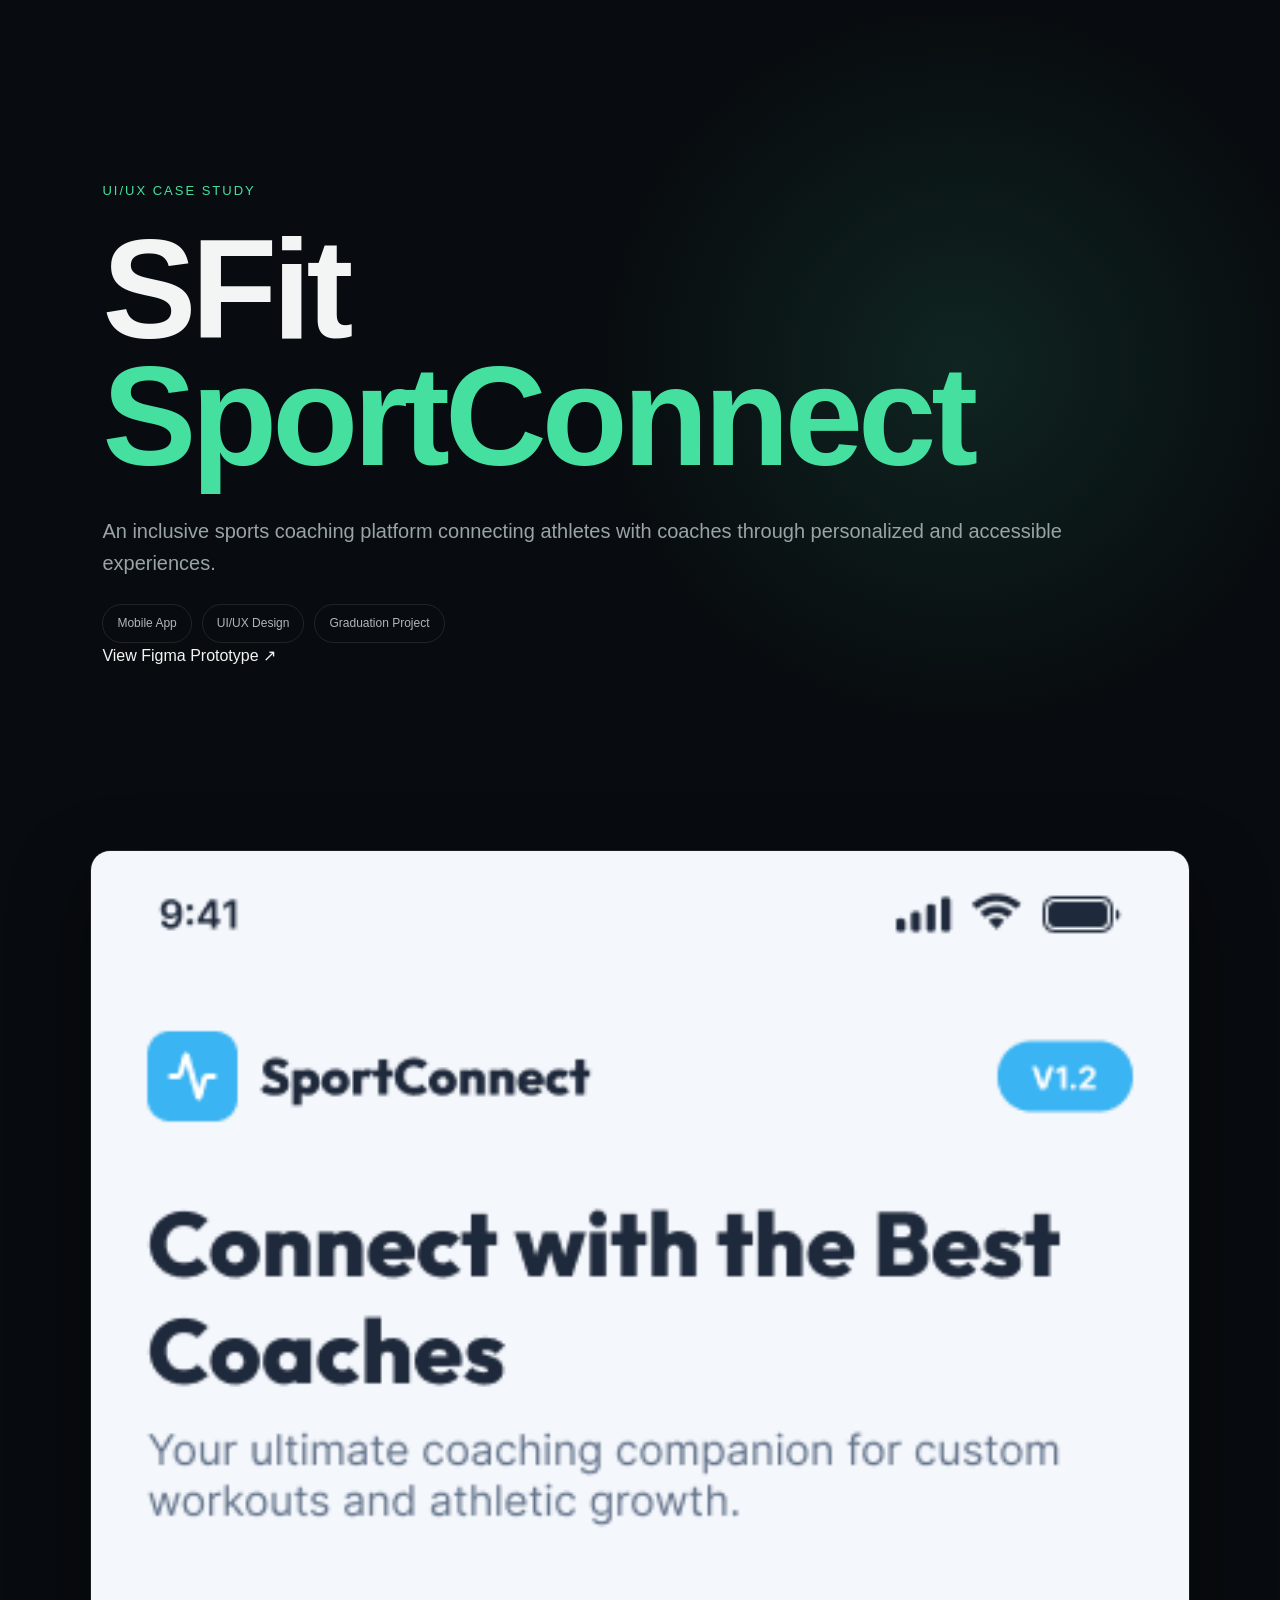
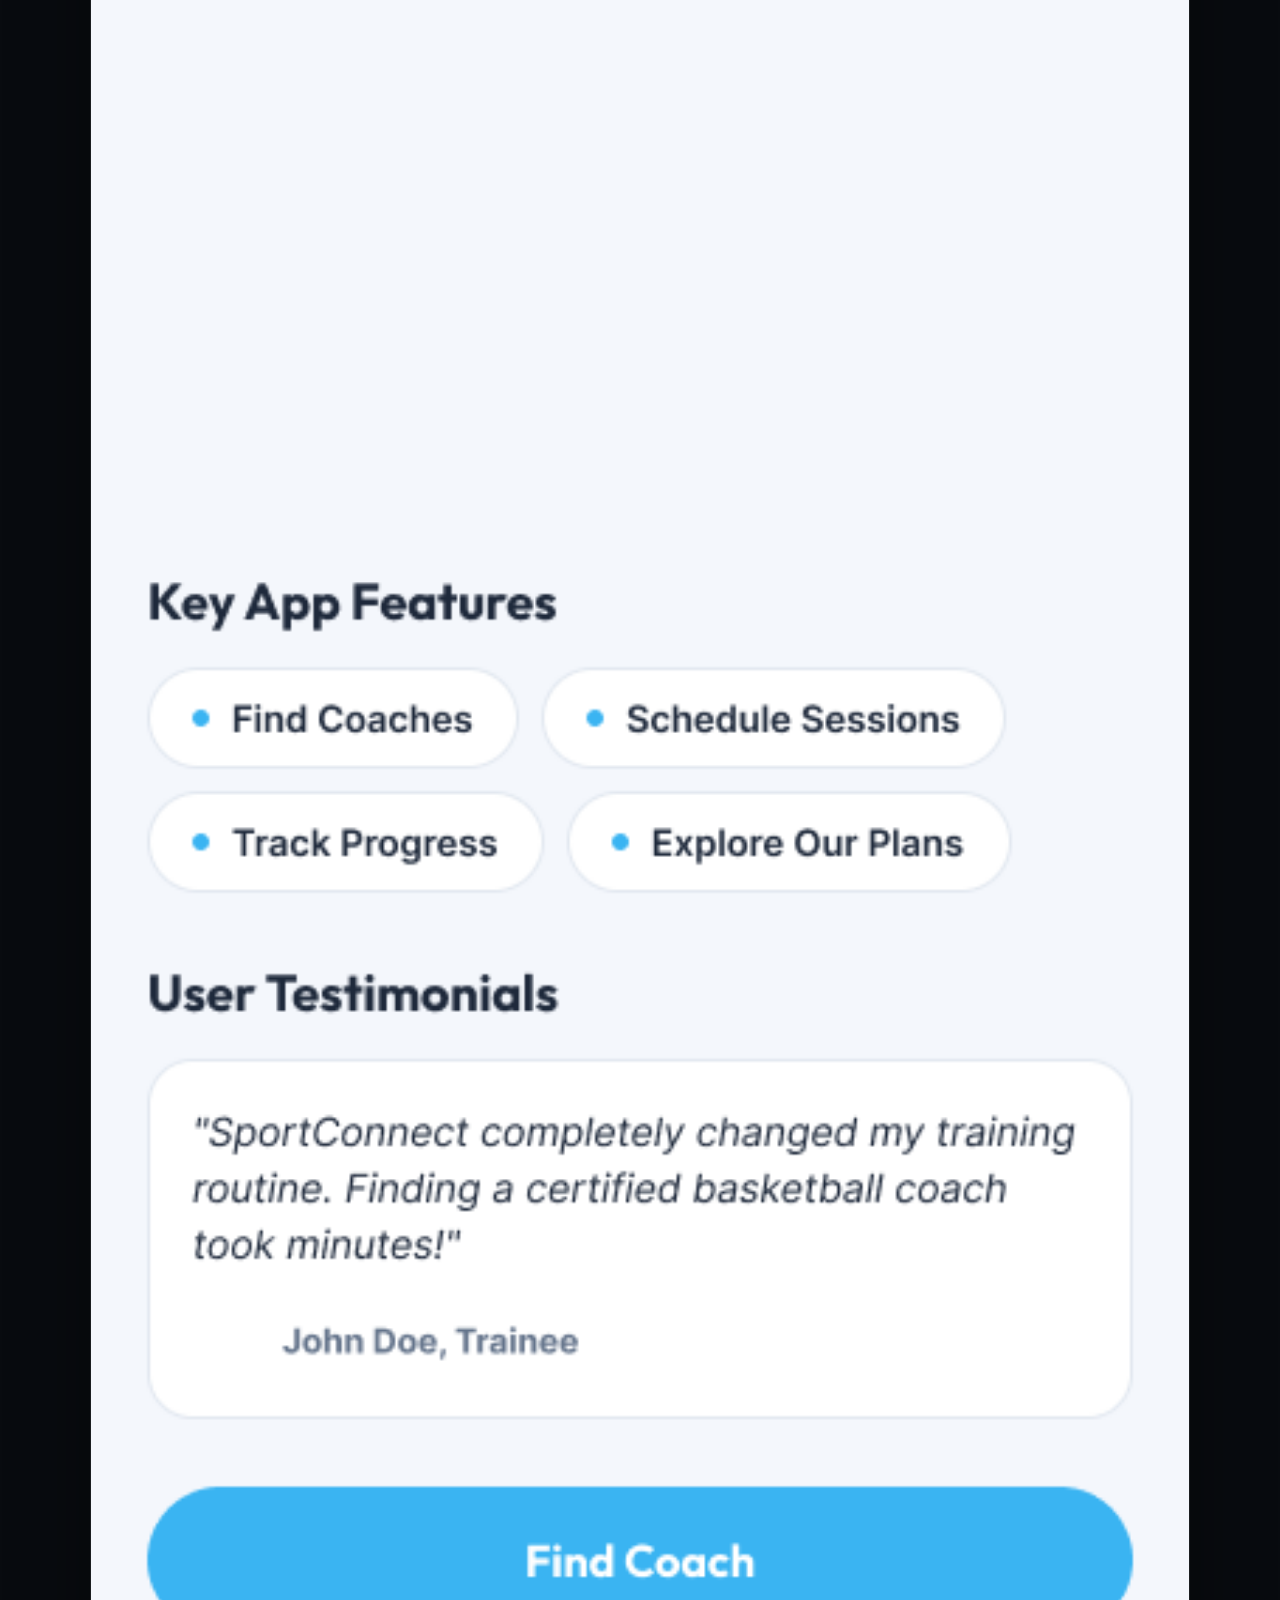
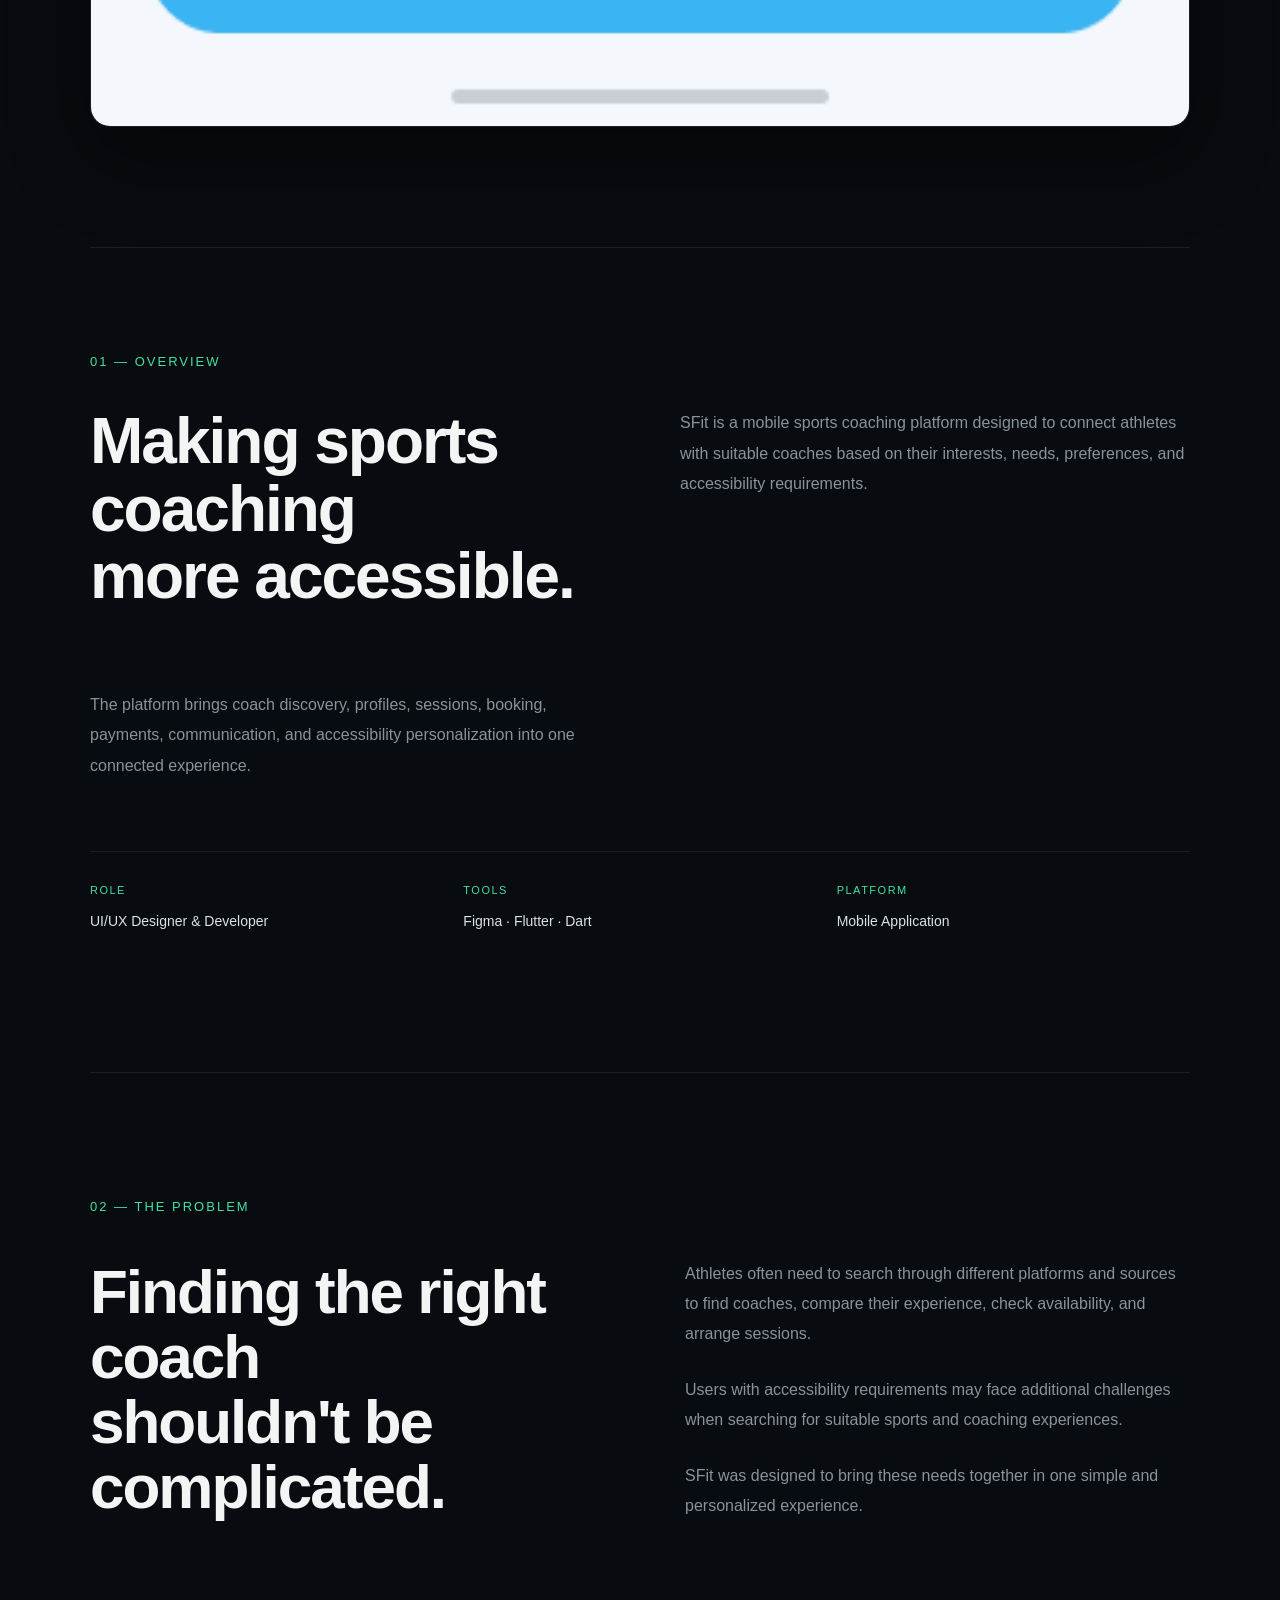
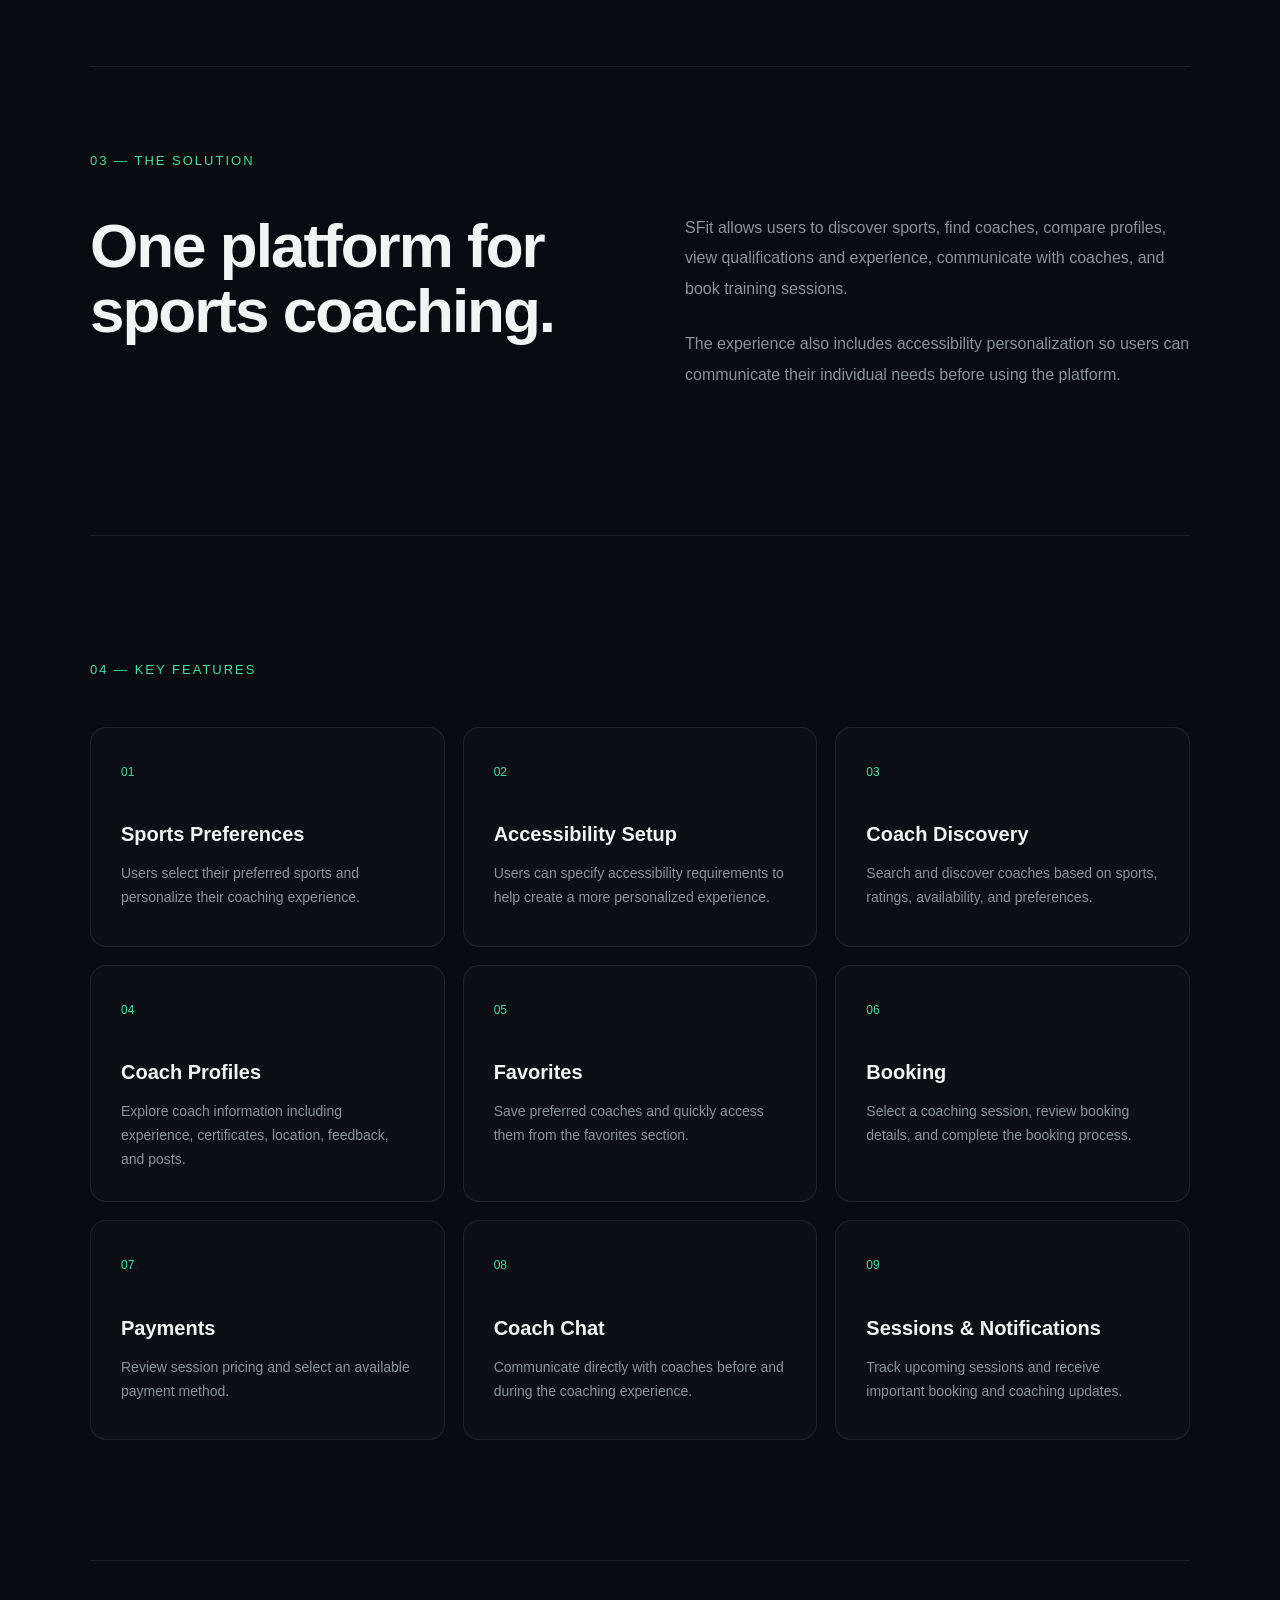
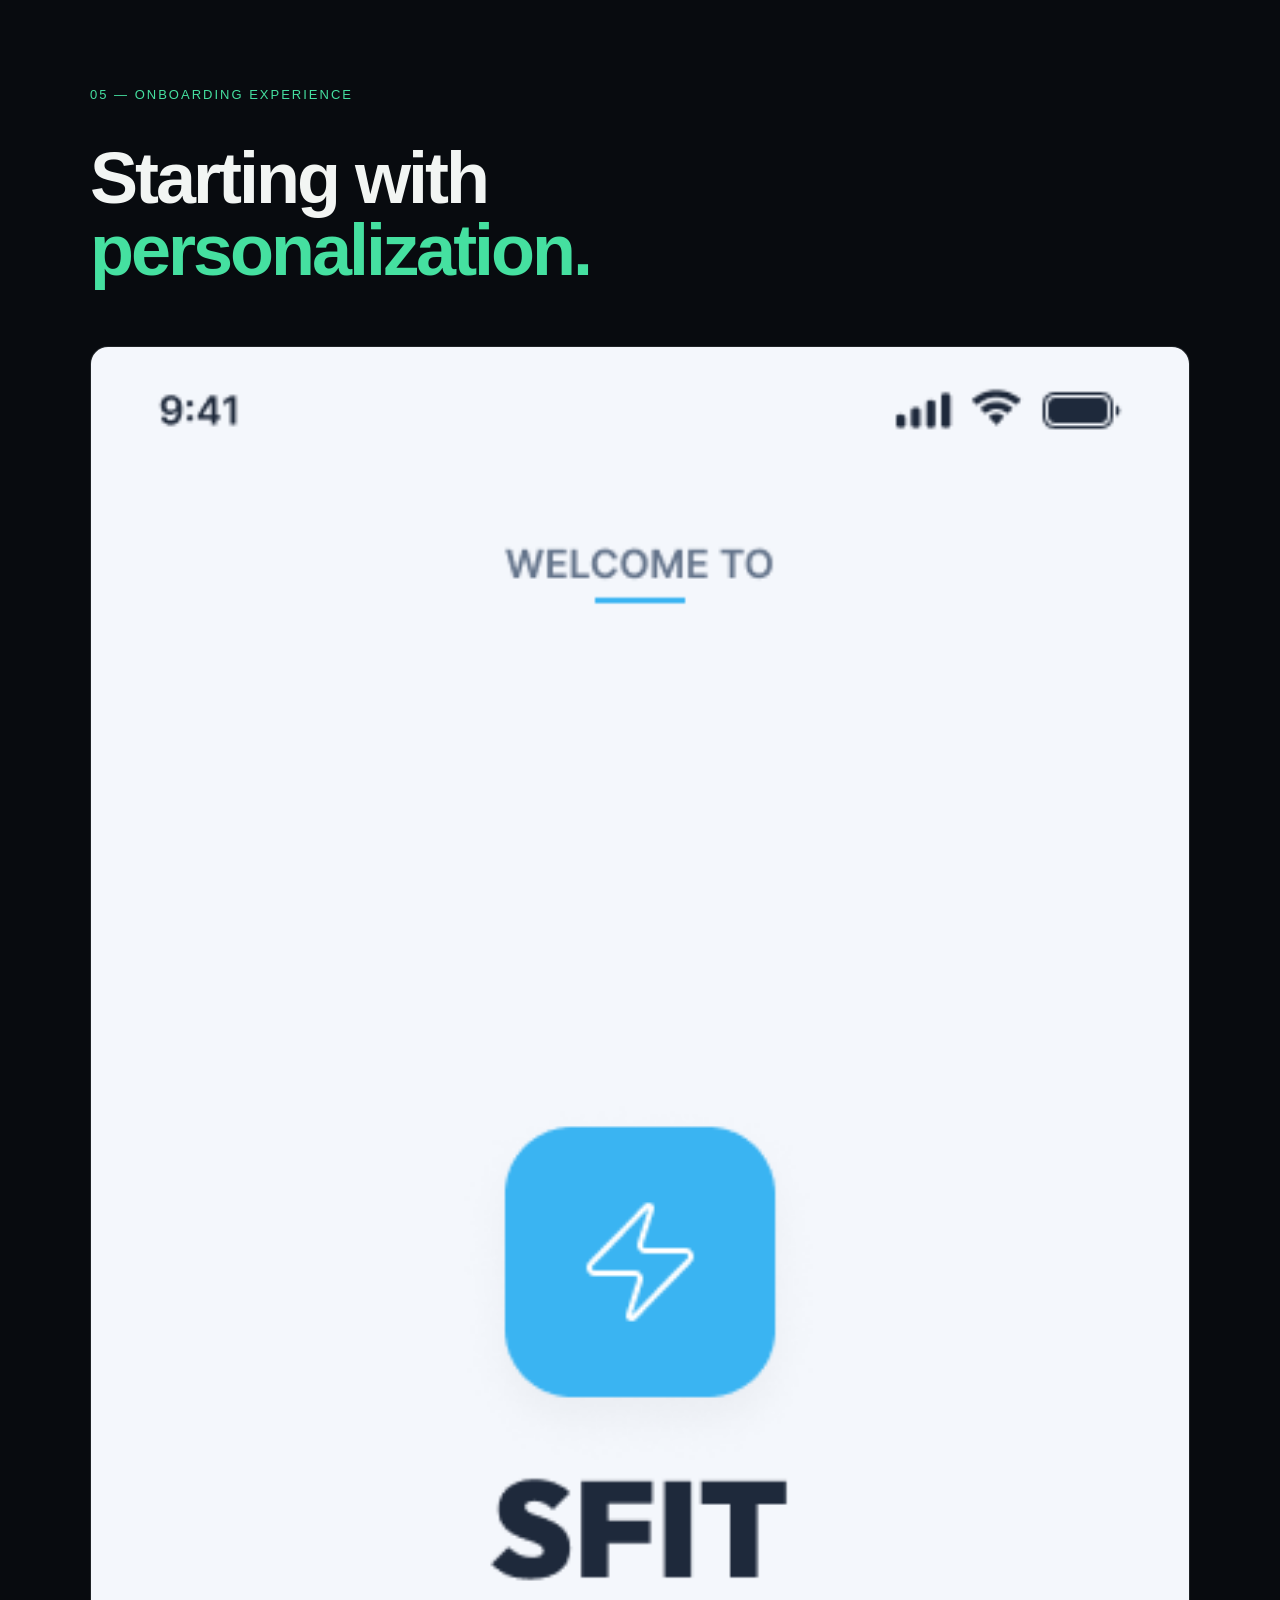
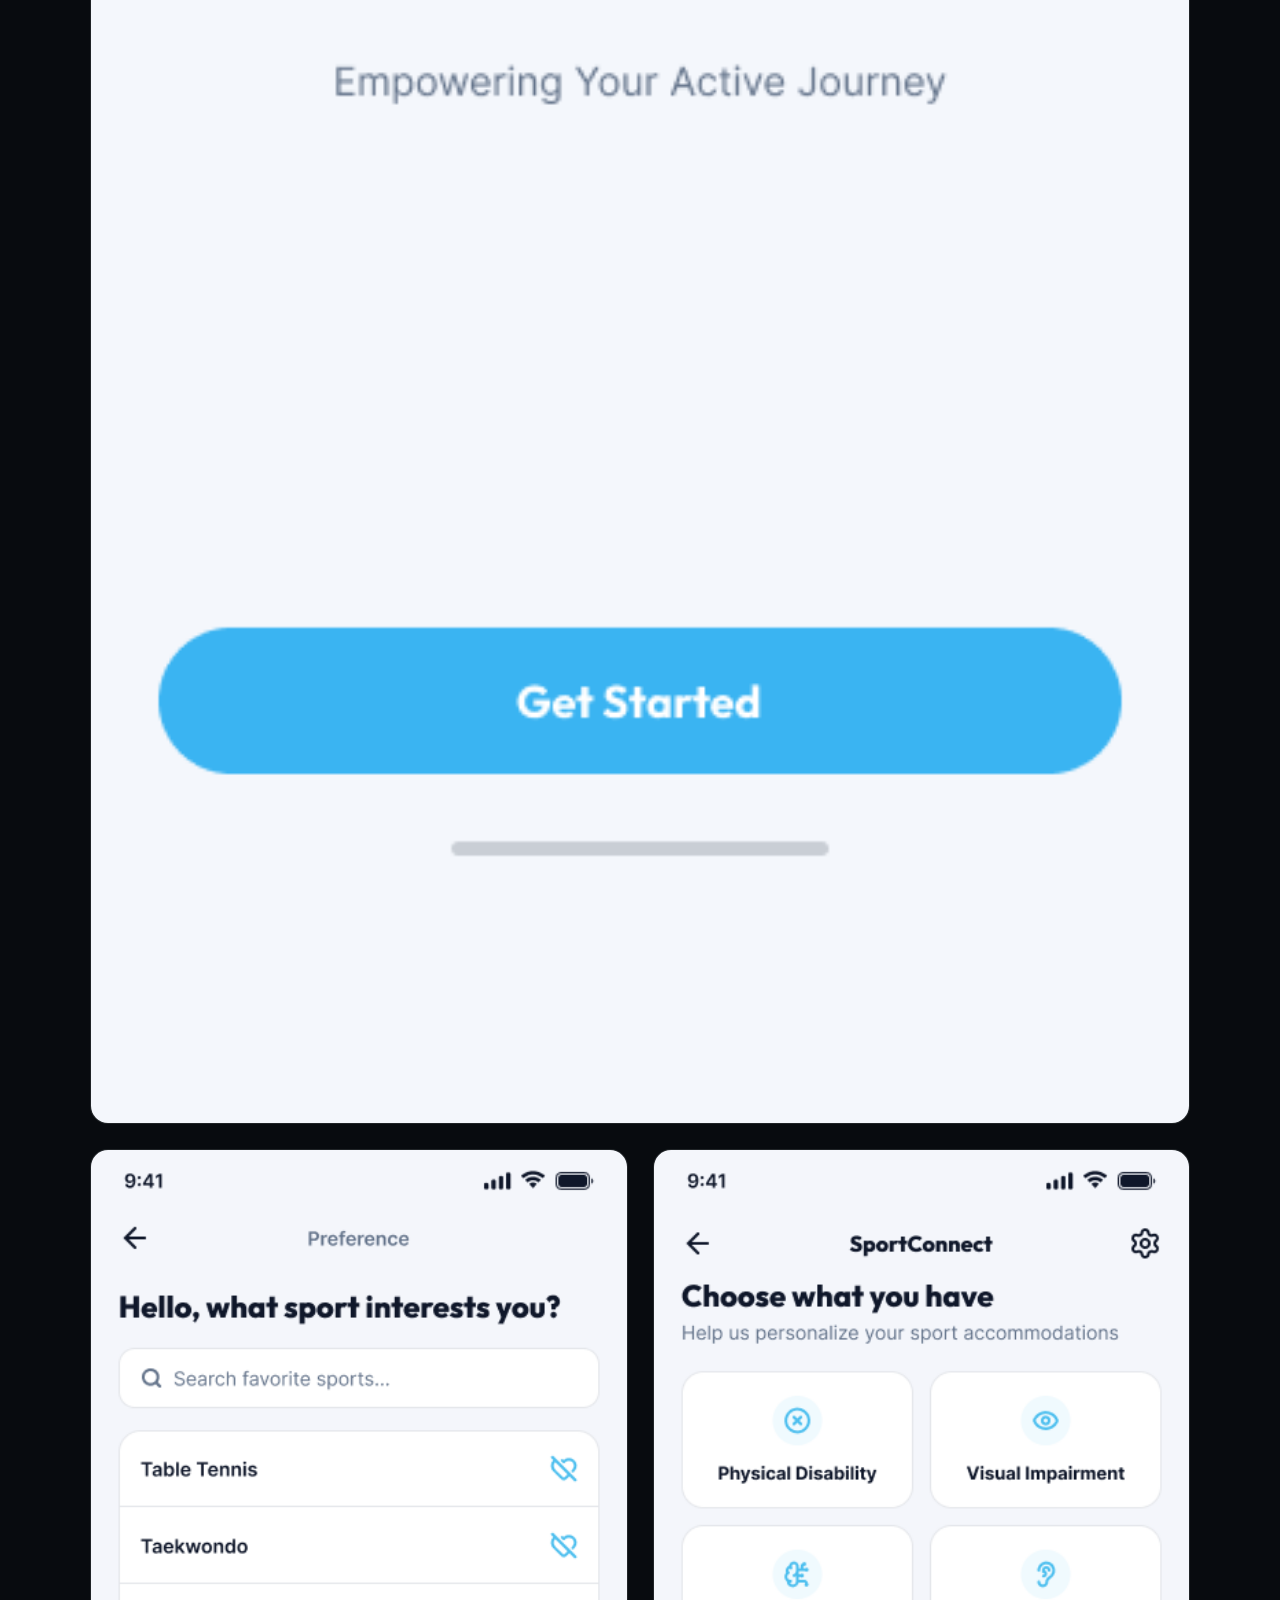
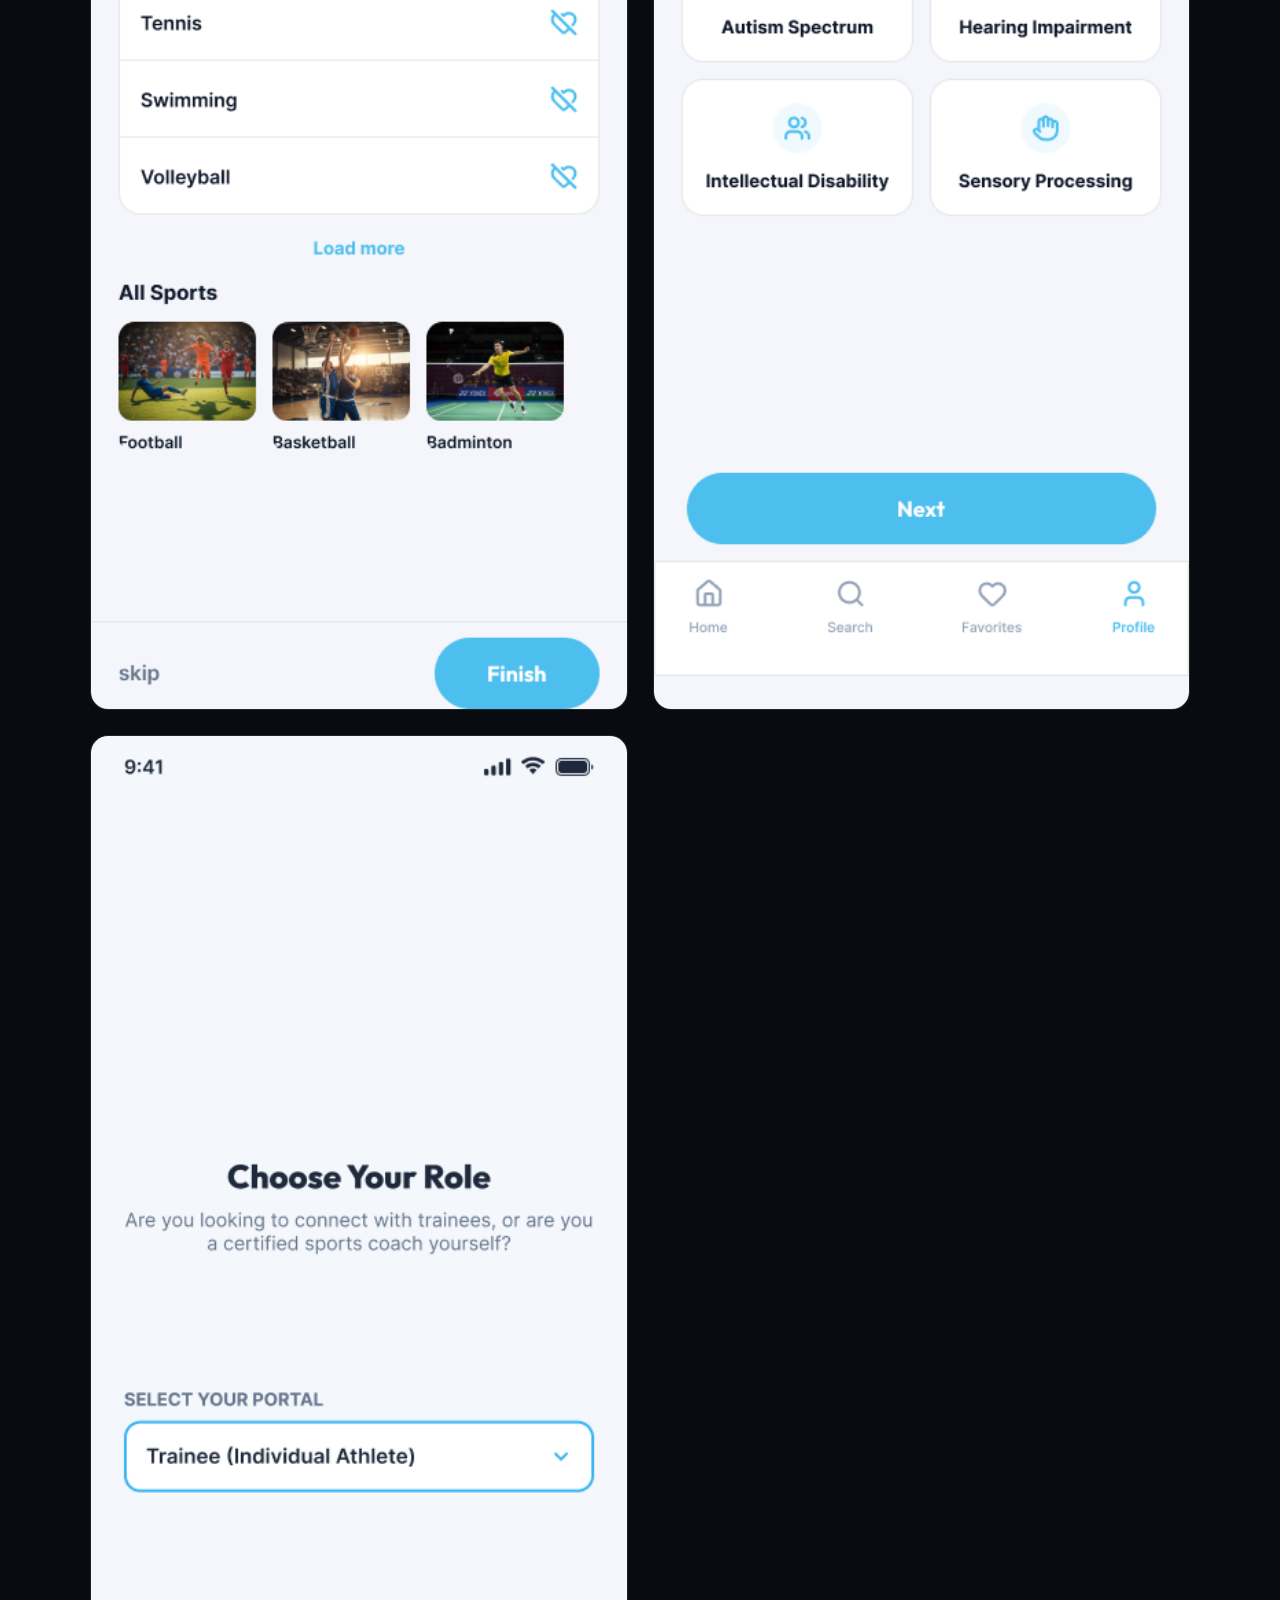
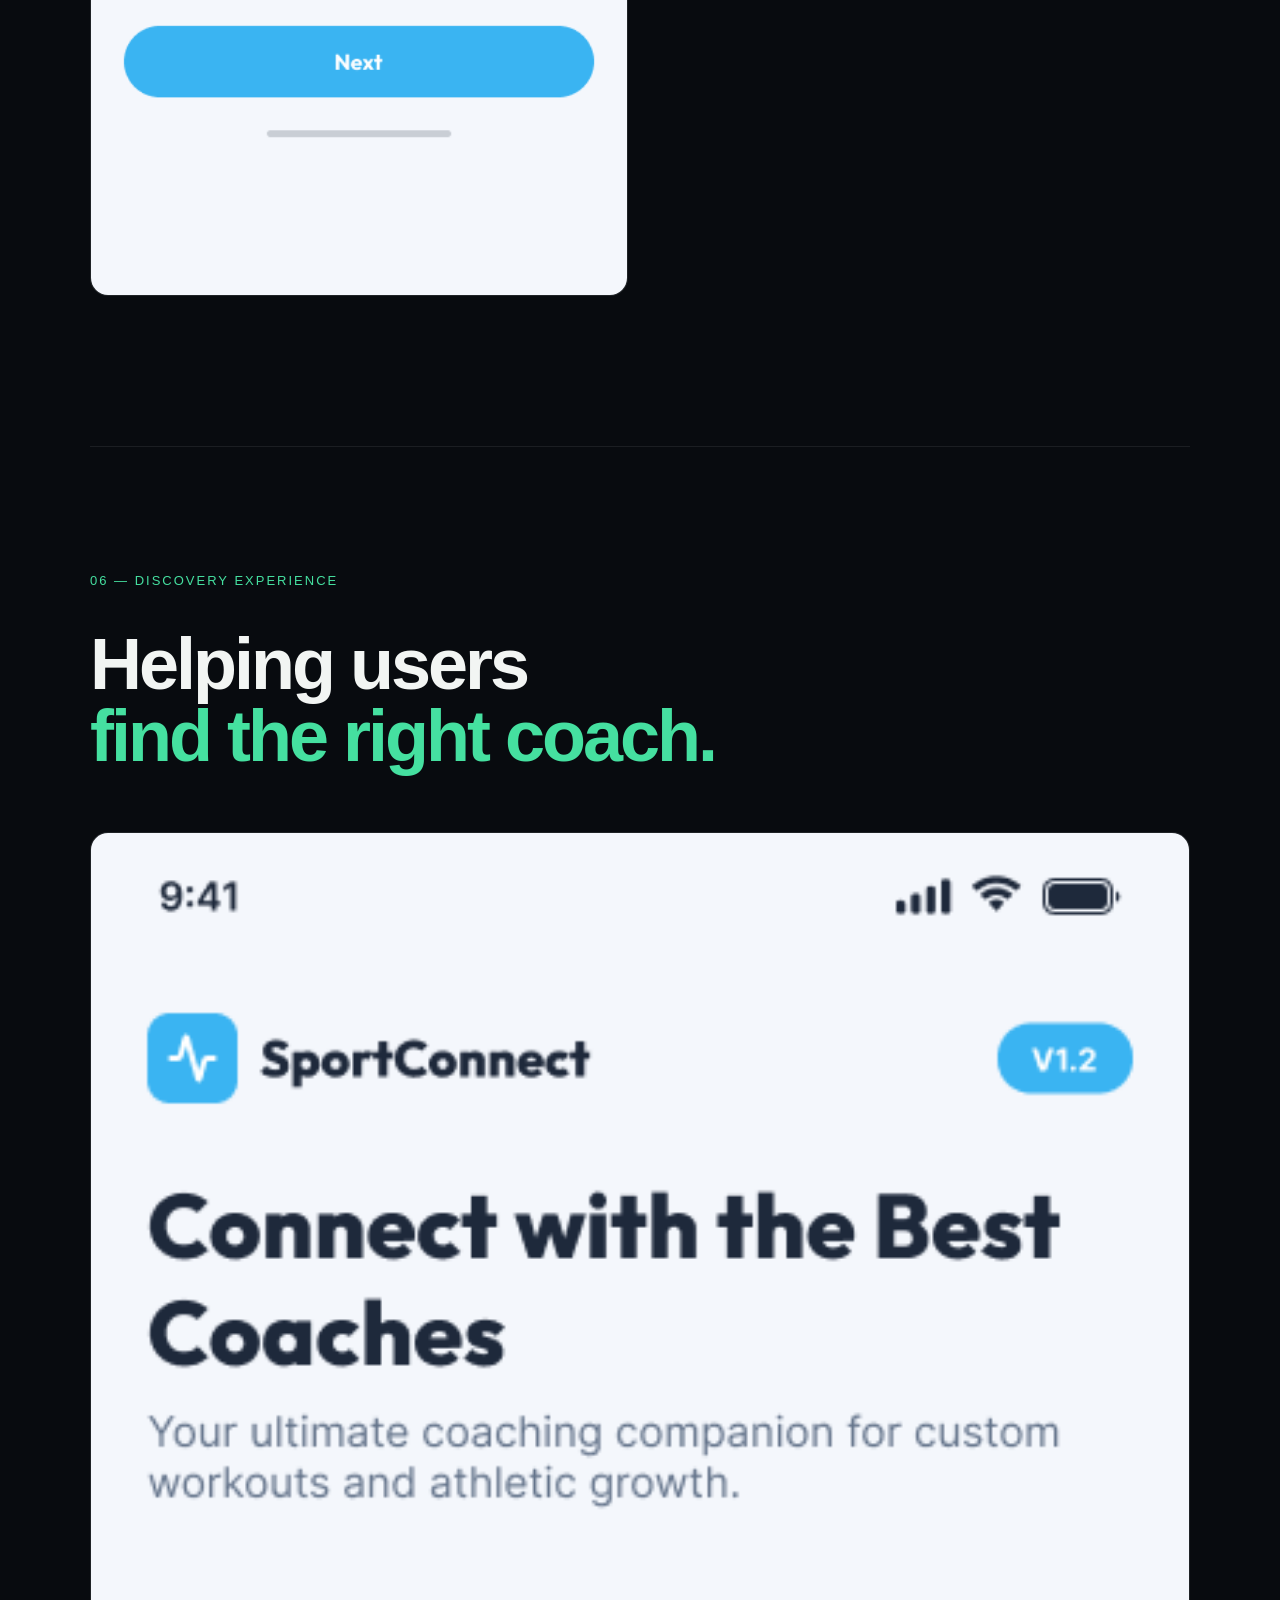
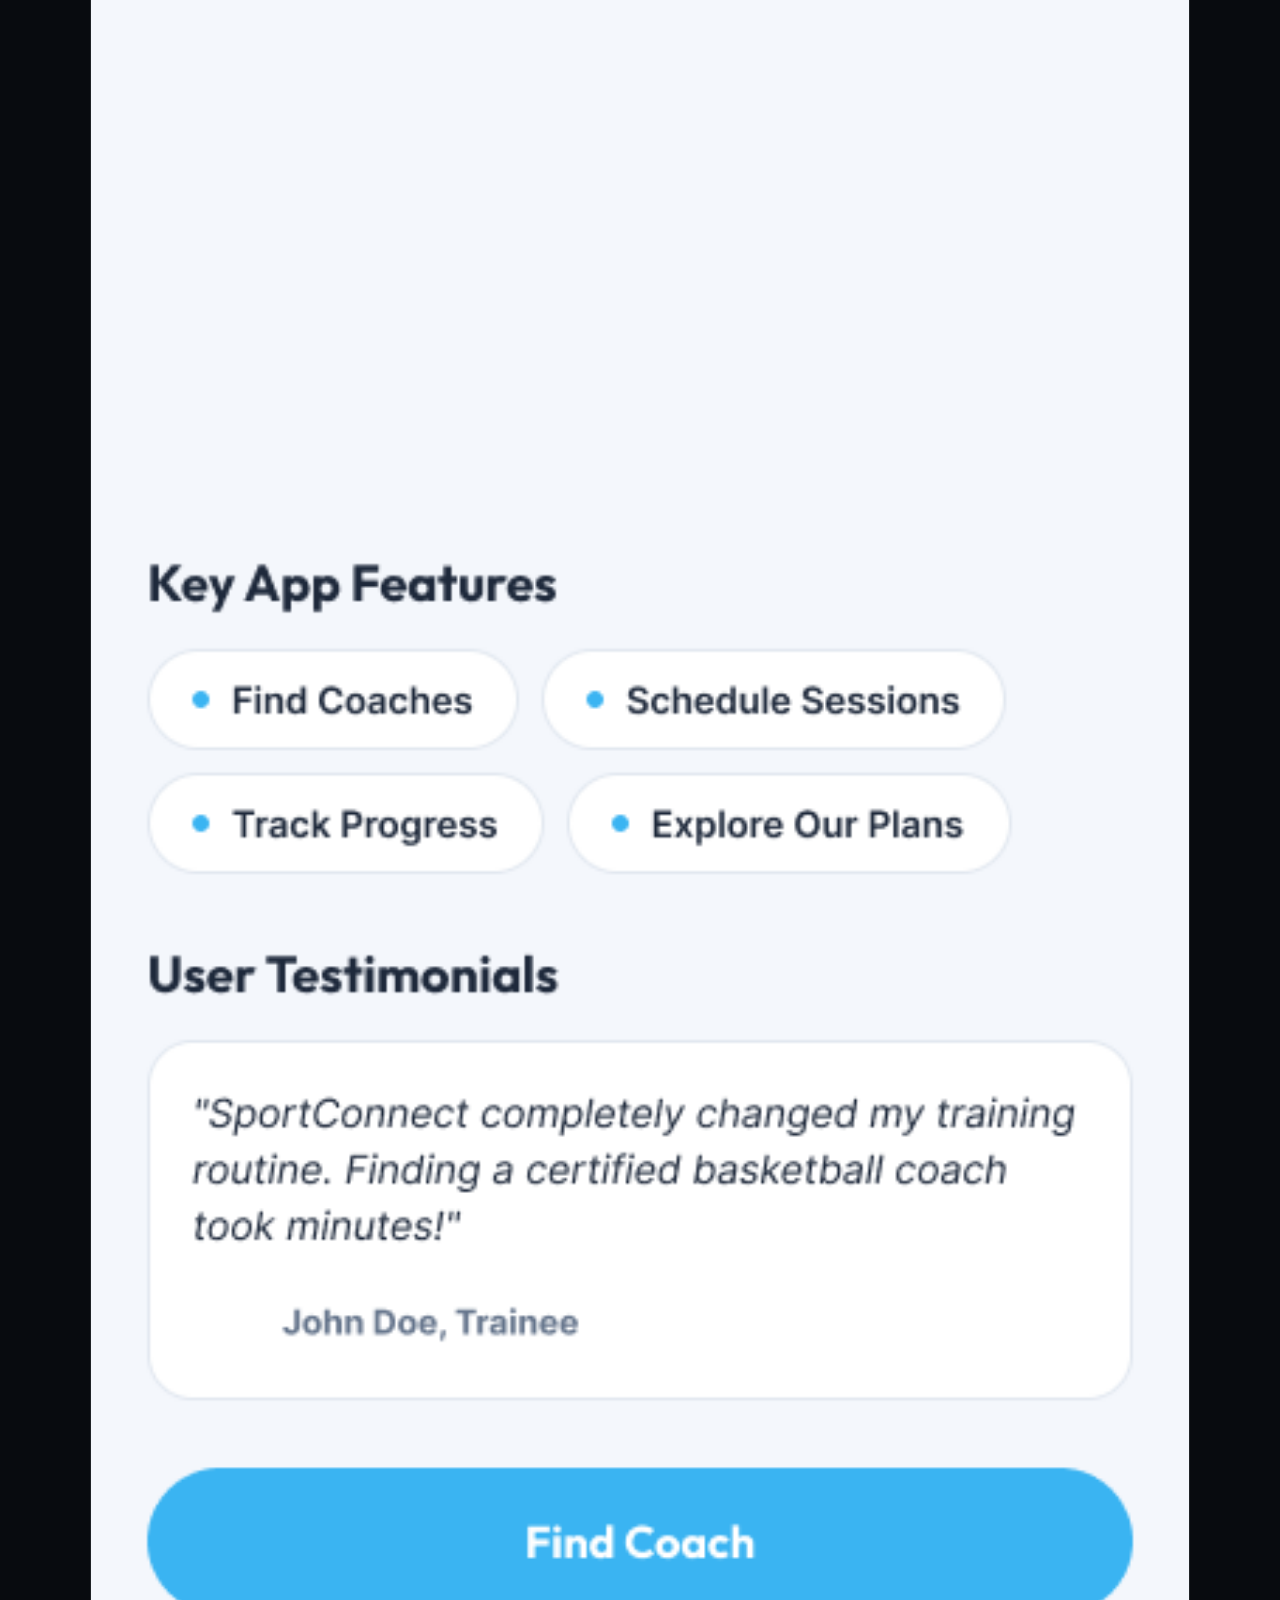
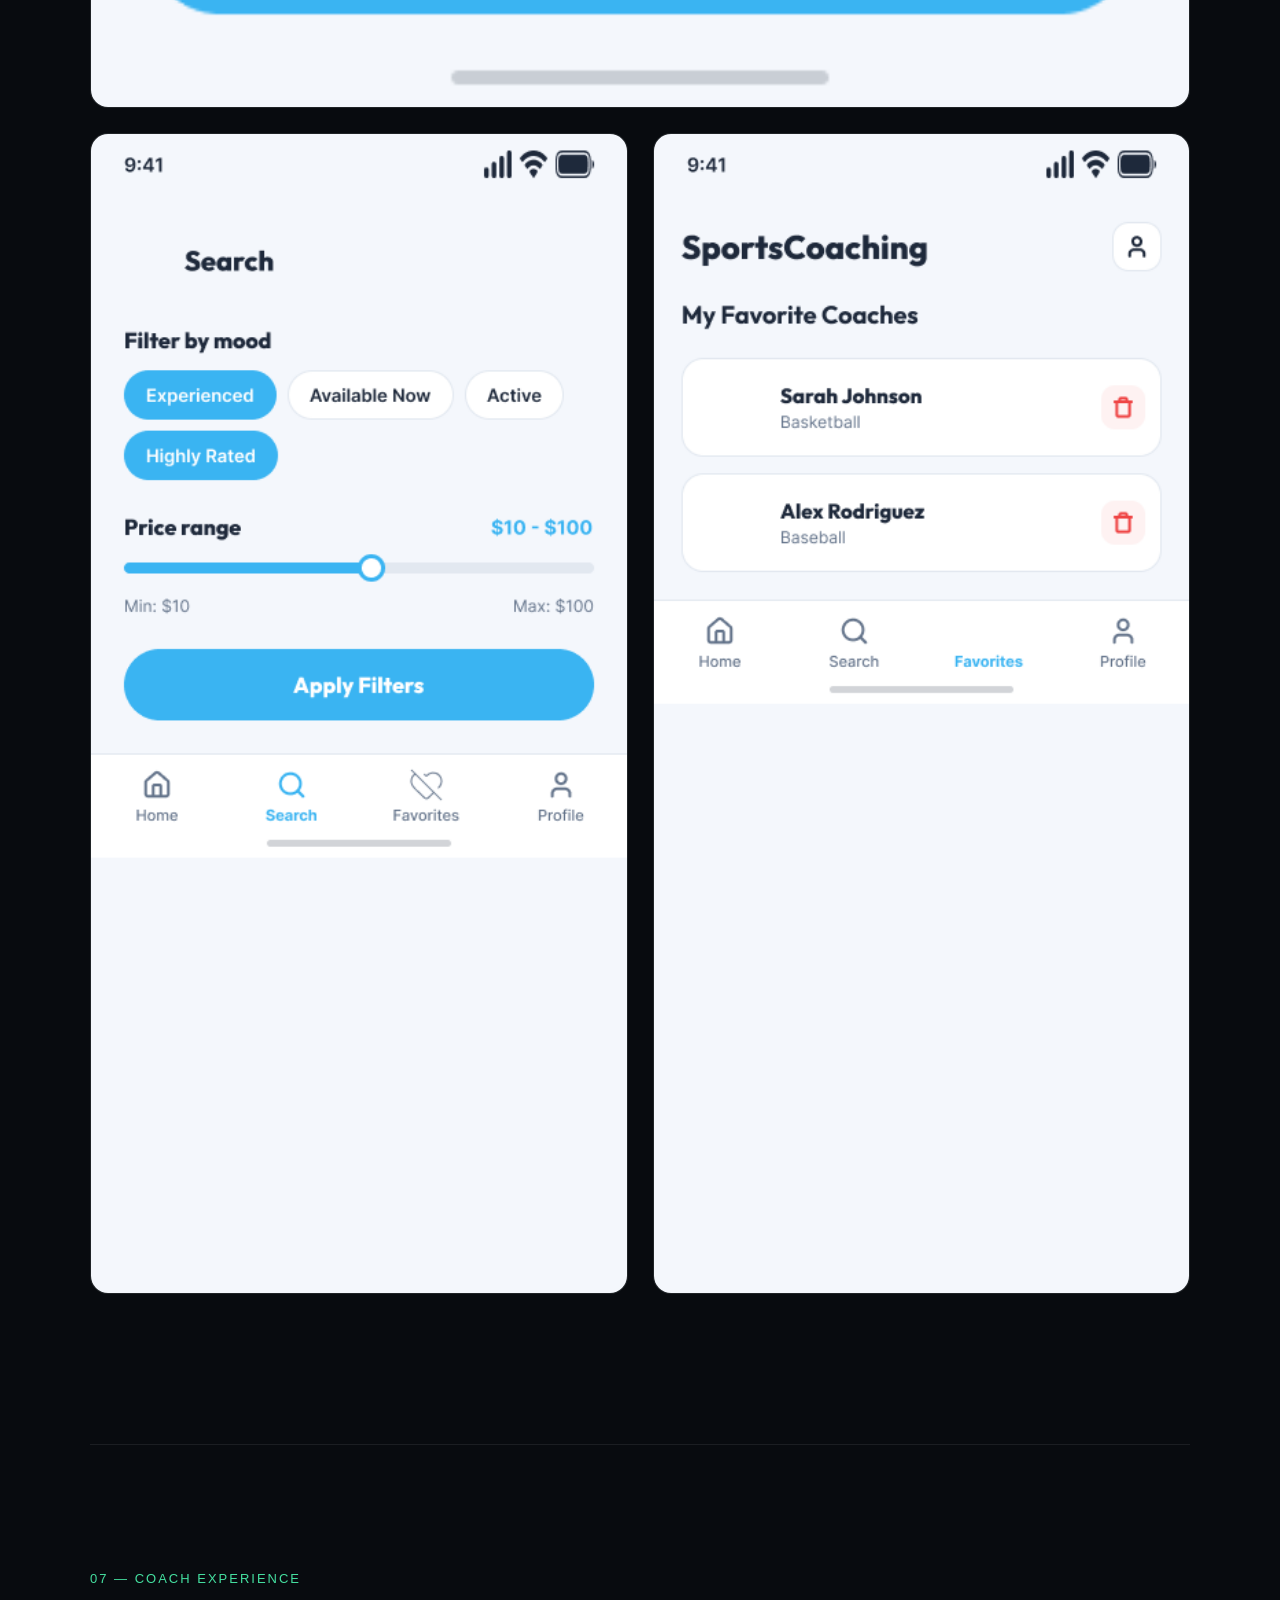
<file: sfit.html>
<!DOCTYPE html>
<html lang="en">

<head>
    <meta charset="UTF-8">
    <meta name="viewport" content="width=device-width, initial-scale=1.0">

    <title>SFit | Case Study</title>

    <link rel="stylesheet" href="style.css">
</head>

<body>

    <main class="case-study">

        <section class="case-hero">

            <span class="case-label">UI/UX CASE STUDY</span>

            <h1>
                SFit<br>
                <span>SportConnect</span>
            </h1>

            <p>
                An inclusive sports coaching platform connecting athletes
                with coaches through personalized and accessible experiences.
            </p>

            <div class="case-meta">
                <span>Mobile App</span>
                <span>UI/UX Design</span>
                <span>Graduation Project</span>
            </div>

            <a href="#" class="btn-secondary" target="_blank" rel="noopener noreferrer">
                View Figma Prototype ↗
            </a>

        </section>


        <section class="case-preview">

            <img src="assets/sfit/landing-page.png" alt="SFit SportConnect Home Screen">

        </section>


        <section class="case-overview">

            <span class="case-label">01 — OVERVIEW</span>

            <div class="overview-content">

                <h2>
                    Making sports coaching<br>
                    <span>more accessible.</span>
                </h2>

                <p>
                    SFit is a mobile sports coaching platform designed to
                    connect athletes with suitable coaches based on their
                    interests, needs, preferences, and accessibility requirements.
                </p>

                <p>
                    The platform brings coach discovery, profiles, sessions,
                    booking, payments, communication, and accessibility
                    personalization into one connected experience.
                </p>

            </div>

            <div class="overview-meta">

                <div>
                    <span>ROLE</span>
                    <strong>UI/UX Designer & Developer</strong>
                </div>

                <div>
                    <span>TOOLS</span>
                    <strong>Figma · Flutter · Dart</strong>
                </div>

                <div>
                    <span>PLATFORM</span>
                    <strong>Mobile Application</strong>
                </div>

            </div>

        </section>


        <section class="case-section">

            <span class="case-label">02 — THE PROBLEM</span>

            <div class="case-two-column">

                <h2>
                    Finding the right coach<br>
                    shouldn't be complicated.
                </h2>

                <div>

                    <p>
                        Athletes often need to search through different
                        platforms and sources to find coaches, compare
                        their experience, check availability, and arrange
                        sessions.
                    </p>

                    <p>
                        Users with accessibility requirements may face
                        additional challenges when searching for suitable
                        sports and coaching experiences.
                    </p>

                    <p>
                        SFit was designed to bring these needs together
                        in one simple and personalized experience.
                    </p>

                </div>

            </div>

        </section>



        <section class="case-section solution-section">

            <span class="case-label">03 — THE SOLUTION</span>

            <div class="case-two-column">

                <h2>
                    One platform for<br>
                    <span>sports coaching.</span>
                </h2>

                <div>

                    <p>
                        SFit allows users to discover sports, find coaches,
                        compare profiles, view qualifications and experience,
                        communicate with coaches, and book training sessions.
                    </p>

                    <p>
                        The experience also includes accessibility
                        personalization so users can communicate their
                        individual needs before using the platform.
                    </p>

                </div>

            </div>

        </section>


        <section class="case-section">

            <span class="case-label">04 — KEY FEATURES</span>

            <div class="features-grid">

                <div class="feature-card">
                    <span>01</span>
                    <h3>Sports Preferences</h3>
                    <p>
                        Users select their preferred sports and personalize
                        their coaching experience.
                    </p>
                </div>

                <div class="feature-card">
                    <span>02</span>
                    <h3>Accessibility Setup</h3>
                    <p>
                        Users can specify accessibility requirements to help
                        create a more personalized experience.
                    </p>
                </div>

                <div class="feature-card">
                    <span>03</span>
                    <h3>Coach Discovery</h3>
                    <p>
                        Search and discover coaches based on sports,
                        ratings, availability, and preferences.
                    </p>
                </div>

                <div class="feature-card">
                    <span>04</span>
                    <h3>Coach Profiles</h3>
                    <p>
                        Explore coach information including experience,
                        certificates, location, feedback, and posts.
                    </p>
                </div>

                <div class="feature-card">
                    <span>05</span>
                    <h3>Favorites</h3>
                    <p>
                        Save preferred coaches and quickly access them
                        from the favorites section.
                    </p>
                </div>

                <div class="feature-card">
                    <span>06</span>
                    <h3>Booking</h3>
                    <p>
                        Select a coaching session, review booking details,
                        and complete the booking process.
                    </p>
                </div>

                <div class="feature-card">
                    <span>07</span>
                    <h3>Payments</h3>
                    <p>
                        Review session pricing and select an available
                        payment method.
                    </p>
                </div>

                <div class="feature-card">
                    <span>08</span>
                    <h3>Coach Chat</h3>
                    <p>
                        Communicate directly with coaches before and
                        during the coaching experience.
                    </p>
                </div>

                <div class="feature-card">
                    <span>09</span>
                    <h3>Sessions & Notifications</h3>
                    <p>
                        Track upcoming sessions and receive important
                        booking and coaching updates.
                    </p>
                </div>

            </div>

        </section>


        <section class="case-section final-screens">

            <span class="case-label">
                05 — ONBOARDING EXPERIENCE
            </span>

            <h2 class="screens-title">

                Starting with<br>
                <span>personalization.</span>

            </h2>

            <div class="screen-showcase">

                <img src="assets/sfit/welcome-sfit.png" alt="SFit Welcome Screen">

                <img src="assets/sfit/sport-interest.png" alt="SFit Sport Interest">

                <img src="assets/sfit/accessibility-setup.png" alt="SFit Accessibility Setup">

                <img src="assets/sfit/choose-role.png" alt="SFit Role Selection">

            </div>

        </section>


        <section class="case-section final-screens">

            <span class="case-label">
                06 — DISCOVERY EXPERIENCE
            </span>

            <h2 class="screens-title">

                Helping users<br>
                <span>find the right coach.</span>

            </h2>

            <div class="screen-showcase">

                <img src="assets/sfit/landing-page.png" alt="SFit Home">

                <img src="assets/sfit/search-filters.png" alt="SFit Search">


                <img src="assets/sfit/favorites.png" alt="SFit Favorites">

            </div>

        </section>


        <section class="case-section final-screens">

            <span class="case-label">
                07 — COACH EXPERIENCE
            </span>

            <h2 class="screens-title">

                Everything users need<br>
                <span>before booking.</span>

            </h2>

            <div class="screen-showcase">

                <img src="assets/sfit/coach-profile.png" alt="SFit Coach Profile">

                <img src="assets/sfit/coach-experience.png" alt="Coach Experience">

                <img src="assets/sfit/coach-certificates.png" alt="Coach Certificates">

                <img src="assets/sfit/coach-location.png" alt="Coach Location">

            </div>

        </section>


        <section class="case-section final-screens">

            <span class="case-label">
                08 — BOOKING EXPERIENCE
            </span>

            <h2 class="screens-title">

                From discovery<br>
                to <span>booking.</span>

            </h2>

            <div class="screen-showcase">

                <img src="assets/sfit/sfit-plans.png" alt="SFit Booking Details">

                <img src="assets/sfit/booking-payment.png" alt="SFit Booking Payment">

                <img src="assets/sfit/rate-experience.png" alt="SFit Experience Rating">

            </div>

        </section>



        <section class="case-section final-screens">

            <span class="case-label">
                09 — COMMUNICATION
            </span>

            <h2 class="screens-title">

                Keeping athletes<br>
                <span>connected with coaches.</span>

            </h2>

            <div class="screen-showcase">

                <img src="assets/sfit/coach-chat.png" alt="SFit Coach Chat">

            </div>

        </section>



        <section class="case-section final-screens">

            <span class="case-label">
                10 — USER PROFILE
            </span>

            <h2 class="screens-title">

                A simple space<br>
                for <span>your account.</span>

            </h2>

            <div class="screen-showcase">

                <img src="assets/sfit/user-profile.png" alt="SFit User Profile">

                <img src="assets/sfit/notifications.png" alt="SFit Notifications">

                <img src="assets/sfit/attended-sessions.png" alt="SFit Attended Sessions">

            </div>

        </section>


        <section class="case-section final-screens">

            <span class="case-label">
                11 — PLANS & SUBSCRIPTIONS
            </span>

            <h2 class="screens-title">

                Flexible options<br>
                for <span>different users.</span>

            </h2>

            <div class="screen-showcase">

                <img src="assets/sfit/sfit-plans.png" alt="SFit Plans">

                <img src="assets/sfit/group-plan-details.png" alt="SFit Group Plan Details">

                <img src="assets/sfit/plan-details-subscription.png" alt="SFit Plan Details Subscription">

            </div>

        </section>


        <section class="case-section solution-section">

            <span class="case-label">
                12 — ACCESSIBILITY & INCLUSIVE DESIGN
            </span>

            <div class="case-two-column">

                <h2>
                    Designed with<br>
                    <span>different abilities in mind.</span>
                </h2>

                <div>

                    <p>
                        Accessibility is integrated into the onboarding
                        experience instead of being treated as an
                        afterthought.
                    </p>

                    <p>
                        Users can identify accessibility requirements
                        including visual impairment, autism spectrum,
                        hearing impairment, intellectual disability,
                        and sensory processing needs.
                    </p>

                    <p>
                        This information helps personalize the experience
                        around the individual user.
                    </p>

                </div>

            </div>

        </section>


        <section class="case-section">

            <span class="case-label">
                13 — USER JOURNEY
            </span>

            <div class="journey">

                <div class="journey-step">

                    <strong>01</strong>

                    <span>
                        Discover
                    </span>

                    <p>
                        Explore sports and discover suitable coaches.
                    </p>

                </div>

                <div class="journey-line"></div>

                <div class="journey-step">

                    <strong>02</strong>

                    <span>
                        Compare
                    </span>

                    <p>
                        Review coach profiles, experience,
                        certificates, ratings, and location.
                    </p>

                </div>

                <div class="journey-line"></div>

                <div class="journey-step">

                    <strong>03</strong>

                    <span>
                        Connect
                    </span>

                    <p>
                        Communicate with the selected coach
                        through chat.
                    </p>

                </div>

                <div class="journey-line"></div>

                <div class="journey-step">

                    <strong>04</strong>

                    <span>
                        Book
                    </span>

                    <p>
                        Select a session and complete the booking
                        and payment process.
                    </p>

                </div>

            </div>

        </section>


        <section class="case-section process-section">

            <span class="case-label">
                14 — DESIGN PROCESS
            </span>

            <h2 class="screens-title">

                From user needs<br>
                to a <span>connected experience.</span>

            </h2>

            <div class="process-grid">

                <div class="process-card">

                    <span>01</span>

                    <h3>
                        Discover
                    </h3>

                    <p>
                        Understanding the needs of athletes and coaches
                        and identifying the main challenges around
                        sports coaching and accessibility.
                    </p>

                </div>

                <div class="process-card">

                    <span>02</span>

                    <h3>
                        Define
                    </h3>

                    <p>
                        Structuring the experience around sports discovery,
                        accessibility preferences, coach discovery,
                        communication, and booking.
                    </p>

                </div>

                <div class="process-card">

                    <span>03</span>

                    <h3>
                        Design
                    </h3>

                    <p>
                        Creating mobile interfaces, reusable components,
                        navigation patterns, forms, cards, profiles,
                        and accessibility-focused experiences.
                    </p>

                </div>

                <div class="process-card">

                    <span>04</span>

                    <h3>
                        Refine
                    </h3>

                    <p>
                        Refining layouts, interactions, navigation,
                        visual hierarchy, and user flows to create
                        a consistent experience.
                    </p>

                </div>

            </div>

        </section>


        <section class="case-section final-screens">

            <span class="case-label">
                15 — FINAL EXPERIENCE
            </span>

            <h2 class="screens-title">

                One connected experience<br>
                for <span>athletes and coaches.</span>

            </h2>

            <div class="screen-showcase">

                <img src="assets/sfit/landing-page.png" alt="SFit Home">

                <img src="assets/sfit/search-coaches.png" alt="SFit Search">

                <img src="assets/sfit/coach-profile.png" alt="SFit Coach Profile">

                <img src="assets/sfit/booking-payment.png" alt="SFit Booking">

            </div>

        </section>


        <section class="case-section outcome-section">

            <span class="case-label">
                16 — OUTCOME
            </span>

            <div class="outcome-content">

                <h2>

                    Making sports coaching
                    <span>more personal and accessible.</span>

                </h2>

                <p>
                    SFit brings sports discovery, coach selection,
                    accessibility personalization, communication,
                    booking, and payments together into one connected
                    mobile experience.
                </p>

            </div>

            <div class="outcome-stats">

                <div>

                    <strong>
                        2
                    </strong>

                    <span>
                        Main User Experiences
                    </span>

                </div>

                <div>

                    <strong>
                        Mobile
                    </strong>

                    <span>
                        Coaching Platform
                    </span>

                </div>

                <div>

                    <strong>
                        Inclusive
                    </strong>

                    <span>
                        Accessibility-Focused Design
                    </span>

                </div>

            </div>

        </section>


        <section class="case-section tools-section">

            <span class="case-label">
                17 — TOOLS & ROLE
            </span>

            <div class="tools-grid">

                <div>

                    <h3>
                        My Role
                    </h3>

                    <p>
                        UI/UX Designer & Developer
                    </p>

                </div>

                <div>

                    <h3>
                        Tools
                    </h3>

                    <p>
                        Figma · Flutter · Dart · Prototyping
                    </p>

                </div>

                <div>

                    <h3>
                        Platform
                    </h3>

                    <p>
                        Mobile Application
                    </p>

                </div>

            </div>

        </section>

        <section class="case-cta">

            <span class="case-label">
                THANK YOU FOR EXPLORING
            </span>

            <h2>

                Designing experiences<br>

                <span>
                    that include everyone.
                </span>

            </h2>

            <a href="index.html" class="back-portfolio">
                ← Back to Portfolio
            </a>

        </section>


    </main>

</body>

</html>
</file>
<file: style.css>
:root {--bg: #080b0f;--surface: #0e1319;--surface2: #131a22;--border: rgba(255, 255, 255, .09);--text: #f2f5f4;--muted: #98a29f;--green: #45e09a;--greenDark: #173f30;--purple: #c18cff;--blue: #73a8ff;--max: 1180px
;--accent: #45e0a0;--accent-dark: #20b879;}

* {
    box-sizing: border-box;
    margin: 0;
    padding: 0
}

html {scroll-behavior: smooth;}

body {
    background: var(--bg);
    color: var(--text);
    font-family: Inter, sans-serif;
    line-height: 1.6;
    overflow-x: hidden
}

a {
    color: inherit;
    text-decoration: none
}

::selection {
    background: var(--green);
    color: #06110c
}

.wrap {
    width: min(var(--max), calc(100% - 48px));
    margin: auto
}

.navbar {
    height: 78px;
    width: min(var(--max), calc(100% - 48px));
    margin: auto;
    border-bottom: 1px solid var(--border);
    display: flex;
    align-items: center;
    justify-content: space-between;
    position: sticky;
    top: 0;
    z-index: 1000;
    backdrop-filter: blur(14px);
    -webkit-backdrop-filter: blur(14px);
    background: rgba(7, 10, 9, 0.82);
}

.logo {
    font-size: 28px;
    font-weight: 800;
    letter-spacing: -2px
}

.logo span,
.heading small,
.info>small,
.timeline>article>small {
    color: var(--green)
}

nav {
    display: flex;
    gap: 28px
}

nav a {
    font-size: 12px;
    color: var(--muted);
    transition: .2s
}

nav a:hover {
    color: var(--text)
}

.nav-btn {
    font-size: 12px;
    border: 1px solid var(--border);
    padding: 9px 14px;
    border-radius: 8px
}

.nav-btn:hover {
    border-color: var(--green);
    color: var(--green)
}

.hero {min-height: calc(100vh - 78px);display: grid;grid-template-columns: 1.05fr 0.95fr;align-items: center;gap: 60px;padding-top: 60px
;width: min(1180px, calc(100% - 48px)) !important;margin: 0 auto !important;padding-left: 0 !important;padding-right: 0 !important;overflow: hidden;}

.eyebrow {
    display: inline-flex;
    gap: 9px;
    align-items: center;
    border: 1px solid var(--border);
    background: var(--surface);
    border-radius: 50px;
    padding: 7px 12px;
    color: var(--muted);
    font-size: 10px;
    margin-bottom: 25px
}

.eyebrow i {
    width: 7px;
    height: 7px;
    background: var(--green);
    border-radius: 50%;
    box-shadow: 0 0 14px var(--green)
}

h1 {
    font-size: clamp(50px, 6.2vw, 84px);
    line-height: .98;
    letter-spacing: -5px
}

h1 em,
.contact h2 em {
    font-style: normal;
    color: var(--green)
}

.hero-p {
    max-width: 600px;
    color: var(--muted);
    font-size: 15px;
    margin: 27px 0 30px
}

.hero-p b {
    color: var(--text)
}

.actions {
    display: flex;
    gap: 10px;
    flex-wrap: wrap
}

.btn {
    padding: 12px 17px;
    border-radius: 8px;
    font-size: 12px;
    font-weight: 700
}

.primary {
    background: var(--green);
    color: #06110c
}

.ghost {
    border: 1px solid var(--border)
}

.ghost:hover {
    border-color: var(--green)
}

.stack {
    display: flex;
    gap: 7px;
    flex-wrap: wrap;
    margin-top: 38px
}

.stack span,
.tags span {
    font-size: 9px;
    color: #b7c0bd;
    border: 1px solid var(--border);
    background: #ffffff05;
    border-radius: 50px;
    padding: 5px 9px
}

.hero-art {
    min-height: 480px;
    display: grid;
    place-items: center;
    position: relative
}

.glow {
    position: absolute;
    width: 280px;
    height: 280px;
    background: var(--green);
    filter: blur(130px);
    opacity: .08
}

.code-card {
    width: min(450px, 100%);
    background: #0b1016;
    border: 1px solid var(--border);
    border-radius: 14px;
    overflow: hidden;
    transform: rotate(2deg);
    box-shadow: 0 35px 90px #0008
}

.window {
    height: 40px;
    border-bottom: 1px solid var(--border);
    display: flex;
    align-items: center;
    gap: 6px;
    padding: 0 14px;
    color: #68736f;
    font-size: 9px
}

.window b {
    width: 7px;
    height: 7px;
    border-radius: 50%;
    background: #3b4542
}

.window span {
    margin-left: 9px
}

pre {
    padding: 27px;
    font: 12px/2 "Courier New", monospace;
    color: #abb5b1;
    white-space: pre-wrap
}

code i {
    color: var(--purple);
    font-style: normal
}

code strong {
    color: var(--blue)
}

code mark {
    color: var(--green);
    background: none
}

.float {
    position: absolute;
    bottom: 35px;
    left: 0;
    display: flex;
    gap: 10px;
    align-items: center;
    padding: 10px 13px;
    border: 1px solid var(--border);
    border-radius: 10px;
    background: #0f141aeF;
    backdrop-filter: blur(12px)
}

.float>span {
    width: 31px;
    height: 31px;
    display: grid;
    place-items: center;
    background: var(--greenDark);
    color: var(--green);
    border-radius: 8px
}

.float b,
.float small {
    display: block
}

.float b {
    font-size: 10px
}

.float small {
    font-size: 9px;
    color: var(--muted)
}

.section {
    padding: 115px 0;
    border-top: 1px solid var(--border)
}

.heading {
    margin-bottom: 50px
}

.heading small,
.info>small,
.timeline>article>small,
.contact>small {
    font-size: 10px;
    letter-spacing: 1.8px;
    font-weight: 700
}

.heading h2 {
    font-size: clamp(34px, 4vw, 52px);
    line-height: 1.05;
    letter-spacing: -2.5px;
    margin-top: 8px
}

.about-grid {display: grid;grid-template-columns: 1.2fr 0.8fr;gap: 100px;width: 100%;align-items: start;}

.about-grid .lead {
    font-size: 23px;
    line-height: 1.5;
    color: var(--text);
    margin-bottom: 22px
}

.about-grid p:not(.lead) {
    font-size: 13px;
    color: var(--muted);
    margin-bottom: 14px
}

.stats {
    display: grid;
    grid-template-columns: 1fr 1fr;
    border: 1px solid var(--border);
    gap: 1px;
    background: var(--border)
}

.stats div {
    background: var(--surface);
    padding: 25px;
    min-height: 120px
}

.stats b,
.stats small {
    display: block
}

.stats b {
    font-size: 18px
}

.stats small {
    font-size: 10px;
    color: var(--muted);
    margin-top: 6px
}

.skills {display: grid;grid-template-columns: repeat(4, 1fr);gap: 12px
;width: min(1180px, calc(100% - 48px)) !important;margin: 0 auto !important;padding-left: 0 !important;padding-right: 0 !important;}

.skills article {
    background: var(--surface);
    border: 1px solid var(--border);
    padding: 25px 21px;
    border-radius: 12px;
    min-height: 235px;
    transition: .25s
}

.skills article:hover {
    transform: translateY(-4px);
    border-color: #45e09a55
}

.skills article>span {
    display: grid;
    place-items: center;
    width: 38px;
    height: 38px;
    border-radius: 9px;
    background: var(--greenDark);
    color: var(--green);
    margin-bottom: 26px
}

.skills h3 {
    font-size: 14px;
    margin-bottom: 12px
}

.skills p {
    font-size: 11px;
    color: var(--muted)
}

.projects {display: flex;flex-direction: column;gap: 18px
;width: min(1180px, calc(100% - 48px)) !important;margin: 0 auto !important;padding-left: 0 !important;padding-right: 0 !important;}

.project {
    display: grid;
    grid-template-columns: 1.05fr .95fr;
    overflow: hidden;
    background: var(--surface);
    border: 1px solid var(--border);
    border-radius: 15px;
    transition: .25s
}

.project:hover {
    border-color: #45e09a4d
}

.visual {
    min-height: 370px;
    display: flex;
    align-items: center;
    justify-content: center;
    overflow: hidden
}

.chargeway {
    background: radial-gradient(circle, #183c2f, #0b1116 65%)
}

.hr {
    background: radial-gradient(circle, #192e3d, #0d141c 65%)
}

.shop {
    background: radial-gradient(circle, #302a3f, #121017 65%)
}

.phone {
    width: 140px;
    height: 285px;
    background: #f5f8f7;
    border: 5px solid #202b2c;
    border-radius: 22px;
    padding: 8px;
    box-shadow: 0 25px 50px #0007
}

.p1 {
    transform: rotate(-8deg) translateX(24px);
    z-index: 2
}

.p2 {
    transform: rotate(8deg) translateX(-15px) translateY(14px)
}

.screen {
    height: 100%;
    background: #f5f8f7;
    color: #13201a;
    border-radius: 14px;
    padding: 23px 11px;
    display: flex;
    flex-direction: column;
    align-items: center;
    gap: 7px;
    font-size: 10px
}

.screen>strong {
    width: 37px;
    height: 37px;
    display: grid;
    place-items: center;
    background: #1aae63;
    color: #fff;
    border-radius: 50%;
    margin-bottom: 10px
}

.screen small {
    color: #77817d
}

.screen.light {
    align-items: flex-start
}

.map {
    width: 100%;
    height: 100px;
    background: linear-gradient(35deg, transparent 45%, #cbd5d0 46% 48%, transparent 49%), #e9efec;
    border-radius: 8px;
    margin-top: 15px
}

.lines {
    width: 100%;
    height: 75px;
    background: #e5ebe8;
    border-radius: 8px;
    margin-top: 15px
}

.bar {
    width: 100%;
    height: 27px;
    background: #1aae63;
    border-radius: 7px;
    margin-top: auto
}

.dashboard {
    width: 82%;
    height: 220px;
    background: #101a23;
    border: 1px solid #ffffff14;
    border-radius: 10px;
    padding: 18px;
    box-shadow: 0 30px 70px #0007
}

.cards {
    display: flex;
    gap: 7px;
    margin-top: 18px
}

.cards i {
    height: 42px;
    flex: 1;
    background: #172631;
    border-radius: 5px
}

.chart {
    height: 72px;
    display: flex;
    align-items: flex-end;
    gap: 7px;
    border-bottom: 1px solid #25343c;
    margin-top: 10px;
    padding: 0 8px
}

.chart i {
    width: 12px;
    background: var(--green);
    opacity: .65;
    border-radius: 3px 3px 0 0
}

.chart i:nth-child(1) {
    height: 35%
}

.chart i:nth-child(2) {
    height: 55%
}

.chart i:nth-child(3) {
    height: 42%
}

.chart i:nth-child(4) {
    height: 75%
}

.chart i:nth-child(5) {
    height: 58%
}

.chart i:nth-child(6) {
    height: 90%
}

.rows {
    display: flex;
    gap: 6px;
    margin-top: 12px
}

.rows i {
    height: 6px;
    background: #25333c;
    border-radius: 4px;
    flex: 1
}

.shop-card {
    width: 210px;
    min-height: 240px;
    background: #f5f1ea;
    color: #1b1817;
    border-radius: 13px;
    padding: 19px;
    display: flex;
    flex-direction: column;
    box-shadow: 0 30px 60px #0007
}

.shop-card div {
    height: 120px;
    background: linear-gradient(135deg, #d5c7b3, #8e7961);
    border-radius: 8px;
    margin-bottom: 17px
}

.shop-card small {
    font-size: 8px;
    color: #81766d
}

.shop-card b {
    font-size: 14px;
    margin: 5px 0
}

.shop-card strong {
    font-size: 12px
}

.info {
    padding: 45px;
    display: flex;
    flex-direction: column;
    justify-content: center
}

.info h3 {
    font-size: 32px;
    letter-spacing: -1.5px;
    margin: 8px 0 13px
}

.info p {
    font-size: 12px;
    color: var(--muted);
    max-width: 480px;
    margin-bottom: 20px
}

.tags {
    display: flex;
    gap: 6px;
    flex-wrap: wrap
}

.info>a {
    color: var(--green);
    font-size: 11px;
    font-weight: 700;
    margin-top: 25px
}

.timeline {
    max-width: 800px;
    margin-left: 70px;
    border-left: 1px solid var(--border);
    padding-left: 44px
}

.timeline article {
    position: relative;
    padding-bottom: 55px
}

.timeline article>i {
    position: absolute;
    width: 9px;
    height: 9px;
    border-radius: 50%;
    background: var(--green);
    left: -49px;
    top: 4px;
    box-shadow: 0 0 18px #45e09a55
}

.timeline article h3 {
    font-size: 21px;
    margin-top: 7px
}

.timeline article>b {
    font-size: 12px;
    color: #aeb8b4;
    font-weight: 500
}

.timeline article p {
    font-size: 12px;
    color: var(--muted);
    max-width: 650px;
    margin-top: 10px
}

.contact {text-align: center;padding: 75px 20px;border: 1px solid var(--border);border-radius: 16px;background: radial-gradient(circle at 50% 0, #45e09a18, transparent 45%), var(--surface)
;width: min(1180px, calc(100% - 48px)) !important;margin: 0 auto !important;padding-left: 0 !important;padding-right: 0 !important;padding-bottom: 100px !important;}

.contact h2 {
    font-size: clamp(40px, 5vw, 68px);
    line-height: 1;
    letter-spacing: -3px;
    margin: 18px 0
}

.contact p {
    max-width: 520px;
    margin: 0 auto 25px;
    font-size: 12px;
    color: var(--muted)
}

.email {
    display: inline-block;
    border-bottom: 1px solid var(--green);
    padding-bottom: 5px;
    font-size: 13px
}

.social {
    display: flex;
    justify-content: center;
    gap: 20px;
    margin-top: 27px
}

.social a {
    font-size: 11px;
    color: var(--muted)
}

.social a:hover {
    color: var(--green)
}

footer {
    padding: 25px 0 35px;
    border-top: 1px solid var(--border);
    display: flex;
    justify-content: space-between;
    color: #68716e;
    font-size: 9px
}

@media(max-width:950px) {nav {
        display: none
    }.hero {
        grid-template-columns: 1fr;
        padding-top: 70px
    }.skills {
        grid-template-columns: 1fr 1fr
    }.about-grid {
        grid-template-columns: 1fr;
        gap: 45px
    }.project {
        grid-template-columns: 1fr
    }.visual {
        min-height: 320px
    }}

@media(max-width:600px) {.wrap,
    .navbar {
        width: calc(100% - 30px)
    }.section {
        padding: 80px 0
    }h1 {
        font-size: 49px;
        letter-spacing: -3px
    }.hero-art {
        min-height: 350px
    }.code-card {
        transform: none
    }.float {
        bottom: 10px
    }.skills {
        grid-template-columns: 1fr
    }.stats {
        grid-template-columns: 1fr
    }.info {
        padding: 30px 24px
    }.info h3 {
        font-size: 27px
    }.timeline {
        margin-left: 20px;
        padding-left: 25px
    }.timeline article>i {
        left: -30px
    }footer {
        width: calc(100% - 30px);
        flex-direction: column;
        gap: 7px
    }}

/* ===== FINAL HERO ALIGNMENT FIX ===== */



.hero-content {
    width: 100%;
    min-width: 0;
}

.hero-visual {
    width: 100%;
    min-width: 0;
}

.hero h1 {
    max-width: 680px;
    font-size: clamp(48px, 5.2vw, 72px);
    line-height: 1;
    letter-spacing: -4px;
}

.hero-text {
    max-width: 600px;
}

@media (max-width: 950px) {.hero {
        width: min(100% - 30px, 1180px) !important;
        grid-template-columns: 1fr;
        gap: 40px;
    }}

@media (max-width: 600px) {.hero {
        width: calc(100% - 30px) !important;
    }.hero h1 {
        font-size: 46px;
        letter-spacing: -3px;
    }}

/* =========================
   ABOUT SECTION FIX
   ========================= */

.about {
    width: min(1180px, calc(100% - 48px)) !important;
    margin: 0 auto !important;
    padding-left: 0 !important;
    padding-right: 0 !important;
}

.about .section-heading {
    width: 100%;
    margin-bottom: 60px;
}



.about-copy {
    max-width: 700px;
}

.about-copy .lead {
    font-size: 24px;
    line-height: 1.5;
    margin-bottom: 28px;
}

.about-copy p {
    line-height: 1.8;
    margin-bottom: 20px;
}

.about-stats {
    display: grid;
    grid-template-columns: 1fr 1fr;
    gap: 16px;
}

.about-stats .stat {
    padding: 24px;
    border: 1px solid rgba(255, 255, 255, 0.08);
    border-radius: 14px;
    background: rgba(255, 255, 255, 0.02);
}

.about-stats .stat strong {display: block;margin-bottom: 8px;color: var(--accent) !important;}

.about-stats .stat span {
    color: #8b949e;
    font-size: 14px;
}

@media (max-width: 900px) {.about {
        width: min(100% - 30px, 1180px) !important;
    }.about-grid {
        grid-template-columns: 1fr;
        gap: 50px;
    }}

@media (max-width: 600px) {.about-stats {
        grid-template-columns: 1fr;
    }}





.hero h1 span,
.section-number,
.label,
.about .section-number,
.about .label {
    color: var(--accent) !important;
}

.btn-primary {
    background: var(--accent) !important;
    color: #07100c !important;
}

.btn-primary:hover {
    background: var(--accent-dark) !important;
}

.status-dot {
    background: var(--accent) !important;
    box-shadow: 0 0 12px rgba(69, 224, 160, 0.5);
}

.hero-stack span:hover {
    border-color: var(--accent) !important;
    color: var(--accent) !important;
}




a:hover {
    color: var(--accent) !important;
}




.skills-grid {
    display: grid;
    grid-template-columns: repeat(3, 1fr);
    gap: 20px;
}

.skill-group {
    border: 1px solid rgba(255, 255, 255, 0.08);
    border-radius: 16px;
    padding: 28px;
    background: rgba(255, 255, 255, 0.02);
    transition: transform 0.25s ease, border-color 0.25s ease;
}

.skill-group:hover {
    transform: translateY(-4px);
    border-color: rgba(69, 224, 160, 0.35);
}

.skill-group-header {
    display: flex;
    align-items: center;
    gap: 14px;
    padding-bottom: 22px;
    margin-bottom: 22px;
    border-bottom: 1px solid rgba(255, 255, 255, 0.07);
}

.skill-group-header span {
    color: var(--accent) !important;
    font-size: 13px;
}

.skill-group-header h3 {
    margin: 0;
    font-size: 19px;
}

.skill-list {
    display: flex;
    flex-wrap: wrap;
    gap: 10px;
}

.skill-list span {
    padding: 9px 13px;
    border: 1px solid rgba(255, 255, 255, 0.09);
    border-radius: 999px;
    color: #aeb7bd;
    font-size: 13px;
    transition: all 0.2s ease;
}

.skill-list span:hover {
    color: var(--accent);
    border-color: var(--accent);
}

@media (max-width: 900px) {.skills {
        width: min(100% - 30px, 1180px) !important;
    }.skills-grid {
        grid-template-columns: 1fr;
    }}




.projects .section-heading {
    margin-bottom: 70px;
}

.featured-project {
    display: grid;
    grid-template-columns: 1.25fr 0.75fr;
    gap: 70px;
    align-items: center;

    padding: 0 0 90px;
    margin-bottom: 90px;

    border-bottom: 1px solid rgba(255, 255, 255, 0.08);
}

.project-image {
    width: 100%;
    aspect-ratio: 16 / 10;

    border-radius: 18px;
    overflow: hidden;

    border: 1px solid rgba(255, 255, 255, 0.08);
    background: #0d1115;
}

.project-placeholder {
    width: 100%;
    height: 100%;

    display: flex;
    flex-direction: column;
    align-items: center;
    justify-content: center;

    background:
        radial-gradient(circle at center,
            rgba(69, 224, 160, 0.12),
            transparent 55%);
}

.project-placeholder span {
    font-size: 38px;
    font-weight: 700;
    letter-spacing: -1px;
    color: #f2f5f3;
}

.project-placeholder small {
    margin-top: 10px;
    color: #7f8a8f;
}

.project-number {
    color: var(--accent) !important;
    font-size: 13px;
    letter-spacing: 1px;
}

.project-info h3 {
    font-size: 42px;
    margin: 16px 0 5px;
}

.project-info h4 {
    color: #9ba5aa;
    font-size: 18px;
    font-weight: 400;
    margin-bottom: 25px;
}

.project-info p {
    color: #899398;
    line-height: 1.8;
    margin-bottom: 25px;
}

.project-tags {
    display: flex;
    flex-wrap: wrap;
    gap: 9px;
    margin-bottom: 30px;
}

.project-tags span {
    padding: 8px 12px;
    border: 1px solid rgba(255, 255, 255, 0.09);
    border-radius: 999px;
    color: #aab3b7;
    font-size: 12px;
}

.project-link {
    color: #f2f5f3;
    text-decoration: none;
    font-weight: 600;
}

.project-link:hover {
    color: var(--accent) !important;
}

@media (max-width: 900px) {.projects {
        width: min(100% - 30px, 1180px) !important;
    }.featured-project {
        grid-template-columns: 1fr;
        gap: 40px;
    }.project-info h3 {
        font-size: 34px;
    }}


.experience {
    width: min(1180px, calc(100% - 48px)) !important;
    margin: 0 auto !important;
    padding-left: 0 !important;
    padding-right: 0 !important;
}

.experience .section-heading {
    margin-bottom: 70px;
}

.experience-list {
    width: 100%;
}

.experience-item {
    display: grid;
    grid-template-columns: 180px 1fr;
    gap: 60px;

    padding: 45px 0;

    border-top: 1px solid rgba(255, 255, 255, 0.08);
}

.experience-item:last-child {
    border-bottom: 1px solid rgba(255, 255, 255, 0.08);
}

.experience-date {
    color: var(--accent);
    font-size: 14px;
    font-weight: 600;
    padding-top: 5px;
}

.experience-content {
    max-width: 720px;
}

.experience-type {
    display: inline-block;

    color: #7f8a8f;
    font-size: 12px;
    letter-spacing: 1.5px;

    margin-bottom: 14px;
}

.experience-content h3 {
    margin: 0 0 7px;

    font-size: 30px;
    font-weight: 700;

    color: #f2f5f3;
}

.experience-content h4 {
    margin: 0 0 20px;

    font-size: 16px;
    font-weight: 400;

    color: #8d989d;
}

.experience-content p {
    margin: 0 0 22px;

    max-width: 680px;

    color: #8d989d;
    line-height: 1.8;
}

.experience-tags {
    display: flex;
    flex-wrap: wrap;
    gap: 9px;
}

.experience-tags span {
    padding: 8px 12px;

    border: 1px solid rgba(255, 255, 255, 0.09);
    border-radius: 999px;

    color: #aab3b7;
    font-size: 12px;
}

@media (max-width: 700px) {.experience {
        width: min(100% - 30px, 1180px) !important;
    }.experience-item {
        grid-template-columns: 1fr;
        gap: 15px;
    }.experience-content h3 {
        font-size: 25px;
    }}




.contact .section-heading {
    margin-bottom: 70px;
}

.contact-content {
    display: grid;
    grid-template-columns: 1.2fr 0.8fr;
    gap: 100px;
    align-items: start;

    padding: 55px 0;

    border-top: 1px solid rgba(255, 255, 255, 0.08);
    border-bottom: 1px solid rgba(255, 255, 255, 0.08);
}

.contact-intro h3 {
    max-width: 650px;

    margin: 0 0 20px;

    font-size: clamp(36px, 5vw, 64px);
    line-height: 1.05;
    letter-spacing: -2px;

    color: #f2f5f3;
}

.contact-intro p {
    max-width: 600px;

    margin-bottom: 30px;

    color: #899398;
    line-height: 1.8;
}

.contact-email {
    display: inline-block;

    color: var(--accent);
    font-size: 17px;
    font-weight: 600;

    text-decoration: none;
}

.contact-email:hover {
    opacity: 0.8;
}

.contact-links {
    display: flex;
    flex-direction: column;
}

.contact-link {
    display: flex;
    justify-content: space-between;
    align-items: center;

    padding: 20px 0;

    border-bottom: 1px solid rgba(255, 255, 255, 0.08);

    color: #dce2df;
    text-decoration: none;

    transition: 0.2s ease;
}

.contact-link:first-child {
    border-top: 1px solid rgba(255, 255, 255, 0.08);
}

.contact-link span:last-child {
    color: var(--accent);
}

.contact-link:hover {
    color: var(--accent);
    padding-left: 8px;
}

@media (max-width: 800px) {.contact {
        width: min(100% - 30px, 1180px) !important;
    }.contact-content {
        grid-template-columns: 1fr;
        gap: 50px;
    }}



section {
    scroll-margin-top: 100px;
}


.footer {
    width: min(1180px, calc(100% - 48px));
    margin: 0 auto;

    padding: 70px 0 30px;

    border-top: 1px solid rgba(255, 255, 255, 0.08);
}

.footer-top {
    display: grid;
    grid-template-columns: 0.3fr 1fr auto;
    align-items: center;
    gap: 40px;

    padding-bottom: 60px;
}

.footer-logo {
    font-size: 30px;
    font-weight: 800;

    color: var(--accent) !important;
    text-decoration: none;
}

.footer-top p {
    margin: 0;

    color: #7f8a8f;
    font-size: 14px;
}

.footer-socials {
    display: flex;
    gap: 22px;
}

.footer-socials a {
    color: #b7c0c3;
    font-size: 13px;
    text-decoration: none;

    transition: 0.2s ease;
}

.footer-socials a:hover {
    color: var(--accent) !important;
}

.footer-bottom {
    display: flex;
    justify-content: space-between;

    padding-top: 25px;

    border-top: 1px solid rgba(255, 255, 255, 0.06);

    color: #626d72;
    font-size: 12px;
}

.footer-bottom a {
    color: #8b9599;
    text-decoration: none;
}

.footer-bottom a:hover {
    color: var(--accent) !important;
}

@media (max-width: 800px) {.footer {
        width: calc(100% - 30px);
    }.footer-top {
        grid-template-columns: 1fr;
        gap: 20px;
    }.footer-socials {
        flex-wrap: wrap;
    }.footer-bottom {
        flex-direction: column;
        gap: 15px;
    }}

.cv-button {
    display: inline-flex;
    align-items: center;
    gap: 10px;

    margin-top: 15px;
    padding: 13px 18px;

    border: 1px solid rgba(69, 224, 160, 0.35);
    border-radius: 8px;

    color: var(--accent) !important;
    text-decoration: none;

    font-size: 13px;
    font-weight: 600;

    transition: 0.2s ease;
}

.cv-button:hover {
    background: rgba(69, 224, 160, 0.08);
    border-color: var(--accent);
}

.hero-actions {
    display: flex;
    align-items: center;
    gap: 14px;
    margin-top: 28px;
    margin-bottom: 22px;
}

.hero-actions .btn {
    display: inline-flex;
    align-items: center;
    justify-content: center;

    padding: 14px 20px;

    text-decoration: none;
    white-space: nowrap;
}


.case-study {
    min-height: 100vh;
}

.case-hero {
    min-height: 90vh;
    padding: 140px 8% 100px;

    display: flex;
    flex-direction: column;
    justify-content: center;

    background:
        radial-gradient(circle at 75% 45%,
            rgba(69, 224, 160, 0.12),
            transparent 35%);
}

.case-label {
    color: var(--accent);
    font-size: 13px;
    letter-spacing: 2px;
    margin-bottom: 25px;
}

.case-hero h1 {
    margin: 0;

    font-size: clamp(70px, 11vw, 150px);
    line-height: 0.9;
    letter-spacing: -5px;

    color: #f2f5f3;
}

.case-hero h1 span {
    color: var(--accent);
}

.case-hero p {
    margin: 35px 0 25px;

    color: #9aa4a8;
    font-size: 20px;
}

.case-meta {
    display: flex;
    flex-wrap: wrap;
    gap: 10px;
}

.case-meta span {
    padding: 9px 14px;

    border: 1px solid rgba(255, 255, 255, 0.1);
    border-radius: 999px;

    color: #aeb7ba;
    font-size: 12px;
}

.case-preview {
    width: min(1100px, 90%);
    margin: 0 auto;
    padding: 40px 0 120px;
}

.case-preview img {
    width: 100%;
    display: block;

    border-radius: 20px;

    border: 1px solid rgba(255, 255, 255, 0.08);

    box-shadow:
        0 30px 80px rgba(0, 0, 0, 0.35);
}

.case-overview {
    width: min(1100px, 90%);
    margin: 0 auto;
    padding: 100px 0 140px;

    border-top: 1px solid rgba(255, 255, 255, 0.08);
}

.overview-content {
    display: grid;
    grid-template-columns: 1fr 1fr;
    gap: 80px;
    margin-top: 35px;
}

.overview-content h2 {
    margin: 0;

    font-size: clamp(36px, 5vw, 64px);
    line-height: 1.05;
    letter-spacing: -2px;

    color: #f2f5f3;
}

.overview-content p {
    margin: 0;

    color: #899398;
    line-height: 1.9;
    font-size: 16px;
    max-width: 520px;
}

@media (max-width: 700px) {.overview-content {
        grid-template-columns: 1fr;
        gap: 30px;
    }}


.case-section {
    width: min(1100px, 90%);
    margin: 0 auto;
    padding: 120px 0;

    border-top: 1px solid rgba(255, 255, 255, 0.08);
}

.case-two-column {
    display: grid;
    grid-template-columns: 1fr 1fr;
    gap: 90px;

    margin-top: 40px;
}

.case-two-column h2 {
    margin: 0;

    font-size: clamp(36px, 5vw, 62px);
    line-height: 1.05;
    letter-spacing: -2px;

    color: #f2f5f3;
}

.case-two-column p {
    margin: 0 0 25px;

    color: #899398;
    line-height: 1.9;
}

.solution-section {
    padding-top: 80px;
}



.features-grid {
    display: grid;
    grid-template-columns: repeat(3, 1fr);
    gap: 18px;

    margin-top: 45px;
}

.feature-card {
    padding: 30px;

    min-height: 220px;

    border: 1px solid rgba(255, 255, 255, 0.08);
    border-radius: 16px;

    background: rgba(255, 255, 255, 0.02);

    transition: 0.25s ease;
}

.feature-card:hover {
    transform: translateY(-4px);
    border-color: rgba(69, 224, 160, 0.35);
}

.feature-card>span {
    color: var(--accent);
    font-size: 12px;
}

.feature-card h3 {
    margin: 35px 0 12px;

    color: #f2f5f3;
    font-size: 20px;
}

.feature-card p {
    margin: 0;

    color: #899398;
    line-height: 1.7;
    font-size: 14px;
}


@media (max-width: 800px) {.case-two-column {
        grid-template-columns: 1fr;
        gap: 35px;
    }.features-grid {
        grid-template-columns: 1fr;
    }}


.final-screens {
    padding-bottom: 150px;
}

.screens-title {
    margin: 35px 0 60px;

    font-size: clamp(40px, 6vw, 72px);
    line-height: 1;
    letter-spacing: -3px;

    color: #f2f5f3;
}

.screen-showcase {
    display: grid;
    grid-template-columns: 1fr 1fr;
    gap: 25px;
}

.screen-showcase img {
    width: 100%;
    display: block;

    border-radius: 18px;

    border: 1px solid rgba(255, 255, 255, 0.08);

    background: #0d1115;
}

.screen-showcase img:first-child {
    grid-column: span 2;
}

@media (max-width: 700px) {.screen-showcase {
        grid-template-columns: 1fr;
    }.screen-showcase img:first-child {
        grid-column: span 1;
    }}


.process-section {
    padding-bottom: 100px;
}

.screens-title span {
    color: var(--accent);
}

.process-grid {
    display: grid;
    grid-template-columns: repeat(2, 1fr);
    gap: 20px;
    margin-top: 50px;
}

.process-card {
    padding: 35px;

    min-height: 230px;

    border: 1px solid rgba(255, 255, 255, 0.08);
    border-radius: 18px;

    background: rgba(255, 255, 255, 0.02);
}

.process-card>span {
    color: var(--accent);
    font-size: 12px;
}

.process-card h3 {
    margin: 40px 0 15px;

    color: #f2f5f3;
    font-size: 24px;
}

.process-card p {
    margin: 0;

    max-width: 500px;

    color: #899398;
    line-height: 1.8;
}



.journey {
    display: flex;
    align-items: center;
    gap: 20px;

    margin-top: 55px;
}

.journey-step {
    flex: 1;
}

.journey-step strong {
    display: block;

    margin-bottom: 18px;

    color: var(--accent);
    font-size: 13px;
}

.journey-step span {
    display: block;

    margin-bottom: 8px;

    color: #f2f5f3;
    font-size: 20px;
    font-weight: 600;
}

.journey-step p {
    margin: 0;

    color: #899398;
    font-size: 14px;
    line-height: 1.6;
}

.journey-line {
    width: 35px;
    height: 1px;

    background: rgba(255, 255, 255, 0.15);
}


@media (max-width: 700px) {.process-grid {
        grid-template-columns: 1fr;
    }.journey {
        flex-direction: column;
        align-items: stretch;
    }.journey-line {
        width: 100%;
    }}


.outcome-content {
    max-width: 850px;
    margin-top: 40px;
}

.outcome-content h2 {
    margin: 0 0 30px;

    font-size: clamp(42px, 6vw, 78px);
    line-height: 1;
    letter-spacing: -3px;

    color: #f2f5f3;
}

.outcome-content h2 span {
    color: var(--accent);
}

.outcome-content p {
    max-width: 650px;

    color: #899398;
    line-height: 1.9;
    font-size: 17px;
}

.outcome-stats {
    display: grid;
    grid-template-columns: repeat(3, 1fr);
    gap: 20px;

    margin-top: 70px;
}

.outcome-stats div {
    padding: 30px;

    border-top: 1px solid rgba(255, 255, 255, 0.12);
}

.outcome-stats strong {
    display: block;

    color: var(--accent);
    font-size: 28px;
    margin-bottom: 8px;
}

.outcome-stats span {
    color: #899398;
    font-size: 13px;
}



.tools-grid {
    display: grid;
    grid-template-columns: repeat(3, 1fr);
    gap: 20px;

    margin-top: 45px;
}

.tools-grid div {
    padding: 30px;

    border-radius: 16px;
    background: rgba(255, 255, 255, 0.03);
}

.tools-grid h3 {
    margin: 0 0 12px;

    color: #f2f5f3;
}

.tools-grid p {
    margin: 0;

    color: #899398;
    line-height: 1.6;
}



.case-cta {
    padding: 160px 8%;

    text-align: center;

    border-top: 1px solid rgba(255, 255, 255, 0.08);

    background:
        radial-gradient(circle at center,
            rgba(69, 224, 160, 0.08),
            transparent 45%);
}

.case-cta h2 {
    margin: 30px 0 45px;

    font-size: clamp(48px, 8vw, 100px);
    line-height: 0.95;
    letter-spacing: -4px;

    color: #f2f5f3;
}

.case-cta h2 span {
    color: var(--accent);
}

.back-portfolio {
    display: inline-block;

    padding: 14px 24px;

    border: 1px solid rgba(255, 255, 255, 0.15);
    border-radius: 999px;

    color: #f2f5f3;
    text-decoration: none;

    transition: 0.25s ease;
}

.back-portfolio:hover {
    border-color: var(--accent);
    color: var(--accent);
}



@media (max-width: 700px) {.outcome-stats,
    .tools-grid {
        grid-template-columns: 1fr;
    }.case-cta {
        padding: 120px 8%;
    }}

.overview-meta {
    display: grid;
    grid-template-columns: repeat(3, 1fr);
    gap: 20px;

    margin-top: 70px;
    padding-top: 30px;

    border-top: 1px solid rgba(255, 255, 255, 0.08);
}

.overview-meta div {
    display: flex;
    flex-direction: column;
    gap: 10px;
}

.overview-meta span {
    color: var(--accent);
    font-size: 11px;
    letter-spacing: 1.5px;
}

.overview-meta strong {
    color: #dce2df;
    font-size: 14px;
    font-weight: 500;
}

@media (max-width: 700px) {.overview-meta {
        grid-template-columns: 1fr;
        gap: 25px;
    }}

.btn-secondary a {
    display: inline-flex;
    align-items: center;
    justify-content: center;
    white-space: nowrap;
    margin-top: 35px;
    padding: 14px 24px;
    flex-wrap: nowrap;
    border: 1px solid rgba(255, 255, 255, 0.2);
    border-radius: 999px;

    color: #f2f5f3;
    text-decoration: none;

    font-size: 14px;
    font-weight: 600;

    transition: all 0.3s ease;
}

.btn-secondary:hover {
    background: #19a957;
    border-color: #19a957;
    transform: translateY(-2px);
}
</file>
